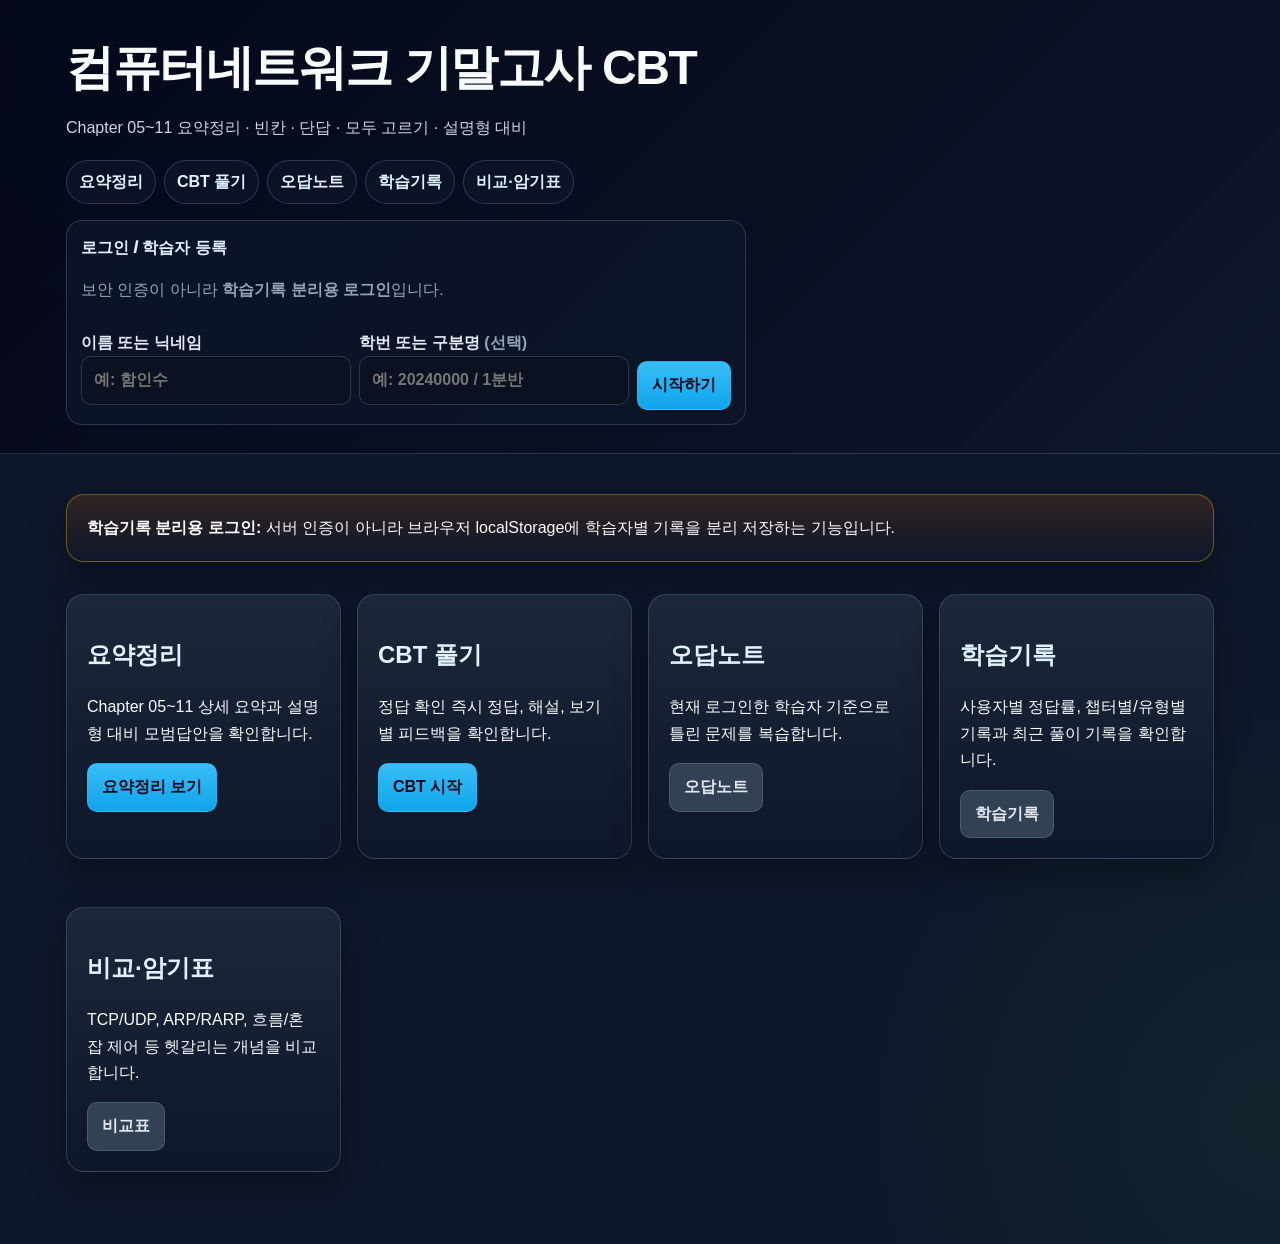
<file: index.html>
<!doctype html>
<html lang="ko">
<head>
  <meta charset="utf-8">
  <meta name="viewport" content="width=device-width, initial-scale=1">
  <title>컴퓨터네트워크 기말고사 CBT</title>
  <link rel="stylesheet" href="./assets/style.css">
</head>
<body>
<header class="site-hero"><div class="wrap">
  <h1>컴퓨터네트워크 기말고사 CBT</h1>
  <p class="lead">Chapter 05~11 요약정리 · 빈칸 · 단답 · 모두 고르기 · 설명형 대비</p>
  <nav class="top-nav">
    <a href="./notes/network-final/index.html">요약정리</a>
    <a href="./cbt/network_final_mock.html">CBT 풀기</a>
    <a href="./review/wrong-notes.html">오답노트</a>
    <a href="./stats/study-record.html">학습기록</a>
    <a href="./notes/network-final/compare-summary.html">비교·암기표</a>
  </nav>
  <div class="auth-widget compact" data-auth-widget></div>
</div></header>
<main class="wrap">
  <section class="notice"><strong>학습기록 분리용 로그인:</strong> 서버 인증이 아니라 브라우저 localStorage에 학습자별 기록을 분리 저장하는 기능입니다.</section>
  <section class="grid">
    <article class="card"><h2>요약정리</h2><p>Chapter 05~11 상세 요약과 설명형 대비 모범답안을 확인합니다.</p><a class="card-link" href="./notes/network-final/index.html">요약정리 보기</a></article>
    <article class="card"><h2>CBT 풀기</h2><p>정답 확인 즉시 정답, 해설, 보기별 피드백을 확인합니다.</p><a class="card-link" href="./cbt/network_final_mock.html">CBT 시작</a></article>
    <article class="card"><h2>오답노트</h2><p>현재 로그인한 학습자 기준으로 틀린 문제를 복습합니다.</p><a class="card-link secondary" href="./review/wrong-notes.html">오답노트</a></article>
    <article class="card"><h2>학습기록</h2><p>사용자별 정답률, 챕터별/유형별 기록과 최근 풀이 기록을 확인합니다.</p><a class="card-link secondary" href="./stats/study-record.html">학습기록</a></article>
    <article class="card"><h2>비교·암기표</h2><p>TCP/UDP, ARP/RARP, 흐름/혼잡 제어 등 헷갈리는 개념을 비교합니다.</p><a class="card-link secondary" href="./notes/network-final/compare-summary.html">비교표</a></article>
  </section>
</main>
<script src="./assets/auth.js"></script>
<script src="./assets/storage.js"></script>
</body>
</html>
</file>
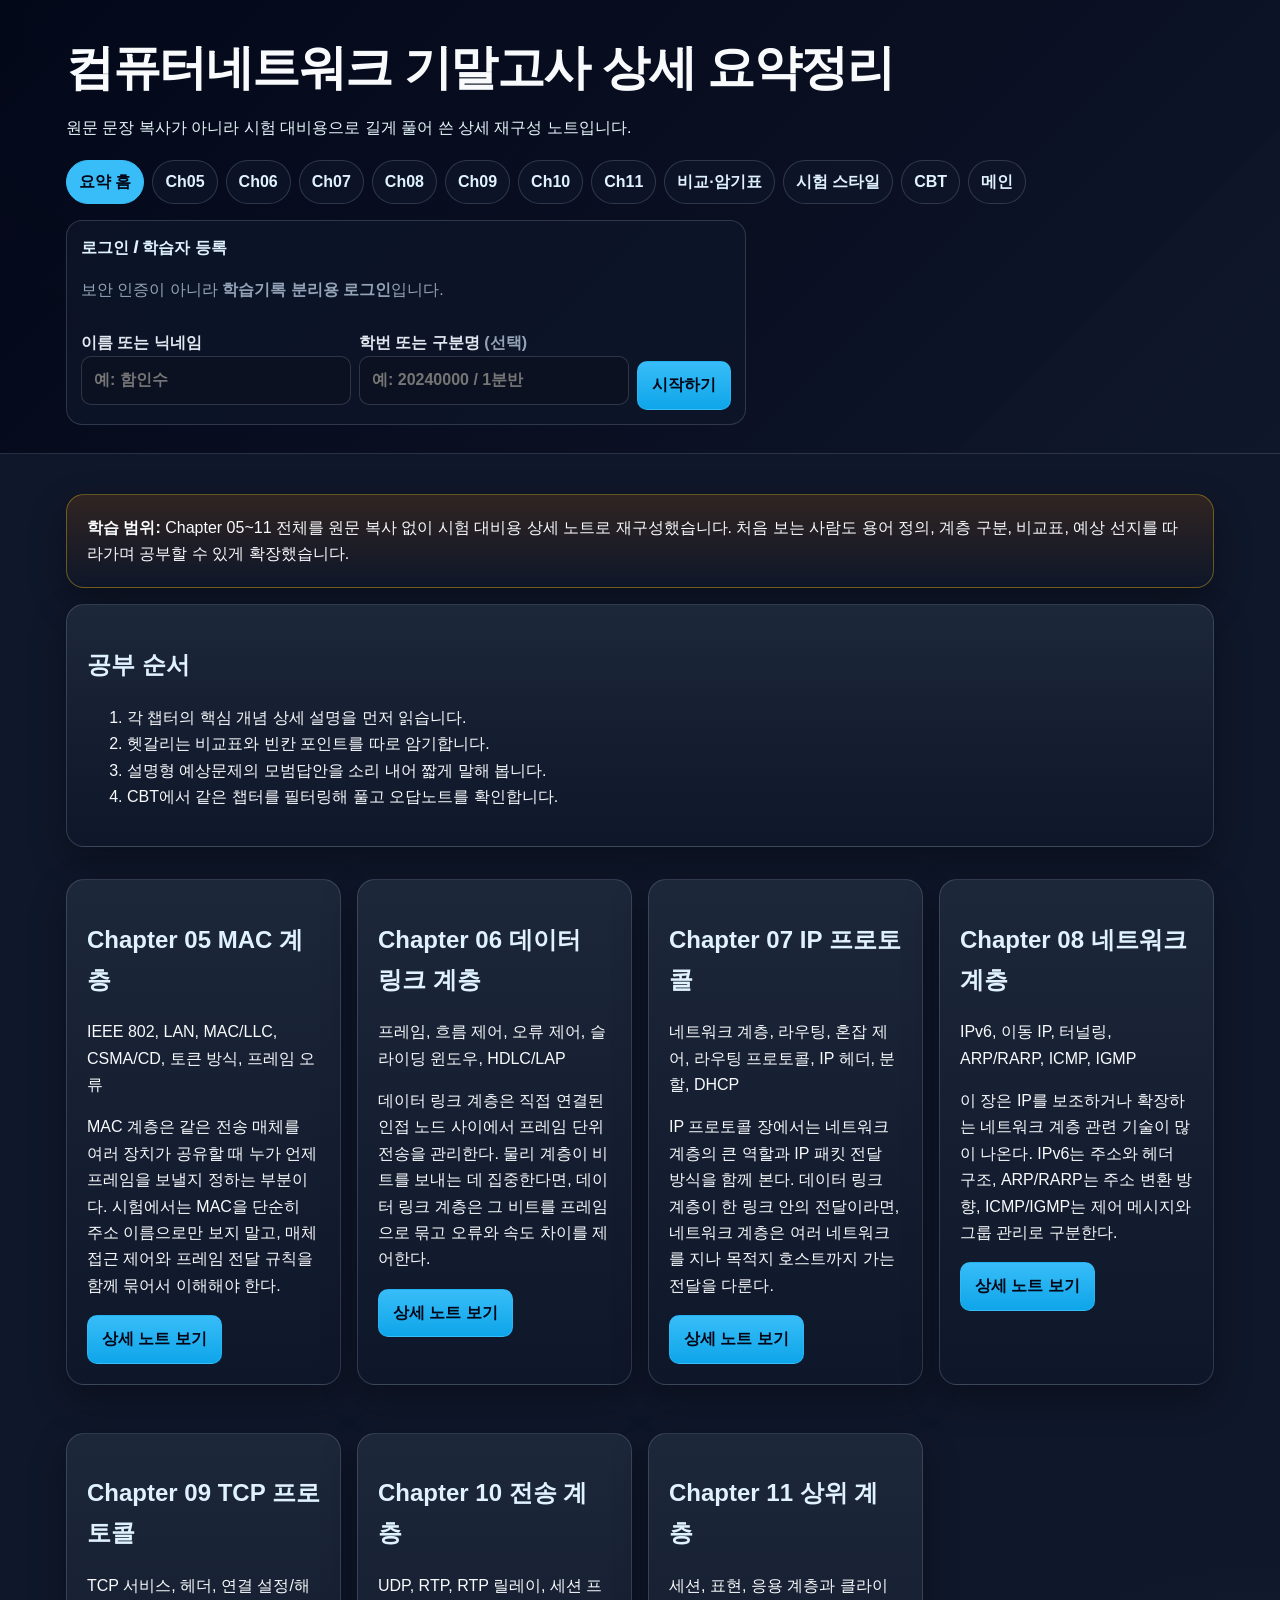
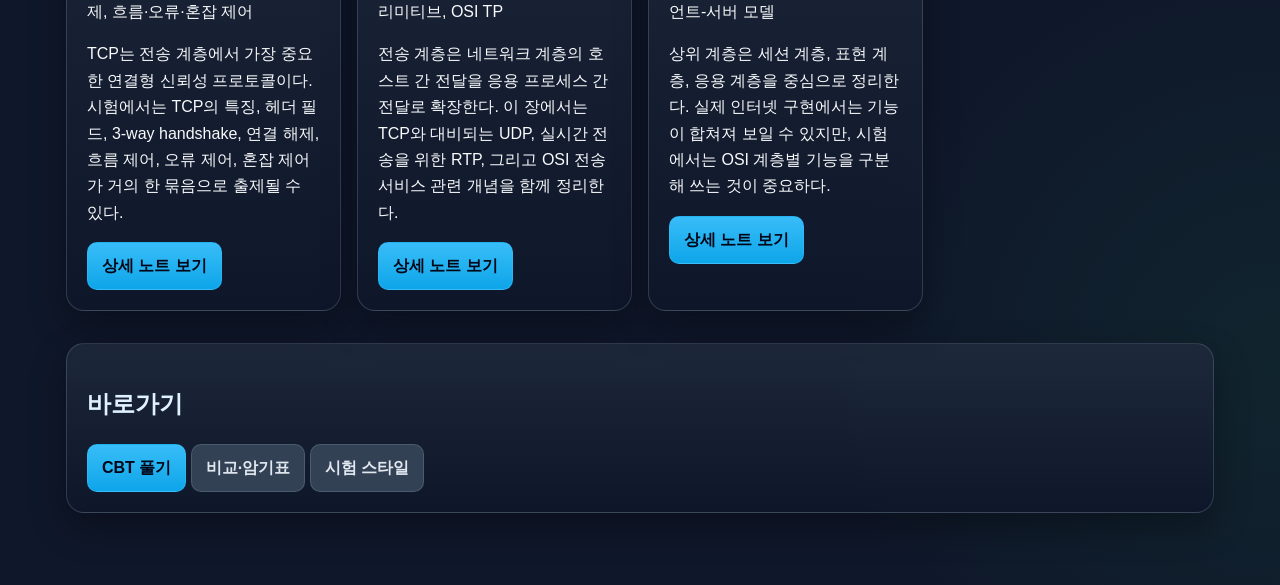
<file: notes/network-final/index.html>
<!doctype html>
<html lang="ko">
<head>
  <meta charset="utf-8">
  <meta name="viewport" content="width=device-width, initial-scale=1">
  <title>컴퓨터네트워크 기말고사 상세 요약정리 | 컴퓨터네트워크 기말고사</title>
  <link rel="stylesheet" href="../../assets/style.css">
  <style>
    .note-title{margin-bottom:6px} .note-sub{color:#e6f6fb;margin:0}
    .toc{display:grid;grid-template-columns:repeat(auto-fit,minmax(220px,1fr));gap:8px}
    .toc a{display:block;background:rgba(15,23,42,.72);border:1px solid var(--line);border-radius:10px;padding:8px 10px;text-decoration:none}
    .term-table th:first-child{width:170px} .exam-box{background:rgba(15,23,42,.72);border-left:5px solid var(--brand);padding:14px;border-radius:12px;margin:10px 0}
    .mini-title{font-weight:900;color:#e0f2fe} .dense li{margin:.45rem 0} .keyword-line span{margin-bottom:6px}
    @media(max-width:720px){.term-table th:first-child{width:auto}}
  </style>
</head>
<body>
<header class="site-hero"><div class="wrap">
  <h1 class="note-title">컴퓨터네트워크 기말고사 상세 요약정리</h1>
  <p class="note-sub">원문 문장 복사가 아니라 시험 대비용으로 길게 풀어 쓴 상세 재구성 노트입니다.</p>
  <nav class="top-nav"><a class="active" href="index.html">요약 홈</a><a class="" href="ch05-mac.html">Ch05</a><a class="" href="ch06-data-link.html">Ch06</a><a class="" href="ch07-ip.html">Ch07</a><a class="" href="ch08-network.html">Ch08</a><a class="" href="ch09-tcp.html">Ch09</a><a class="" href="ch10-transport.html">Ch10</a><a class="" href="ch11-upper.html">Ch11</a><a class="" href="compare-summary.html">비교·암기표</a><a class="" href="exam-style.html">시험 스타일</a><a href="../../cbt/network_final_mock.html">CBT</a><a href="../../index.html">메인</a></nav>
<div class="auth-widget compact" data-auth-widget></div></div></header>
<main class="wrap">

<section class="notice"><strong>학습 범위:</strong> Chapter 05~11 전체를 원문 복사 없이 시험 대비용 상세 노트로 재구성했습니다. 처음 보는 사람도 용어 정의, 계층 구분, 비교표, 예상 선지를 따라가며 공부할 수 있게 확장했습니다.</section>
<section class="card"><h2>공부 순서</h2><ol><li>각 챕터의 핵심 개념 상세 설명을 먼저 읽습니다.</li><li>헷갈리는 비교표와 빈칸 포인트를 따로 암기합니다.</li><li>설명형 예상문제의 모범답안을 소리 내어 짧게 말해 봅니다.</li><li>CBT에서 같은 챕터를 필터링해 풀고 오답노트를 확인합니다.</li></ol></section>
<section class="grid"><article class="card"><h2>Chapter 05 MAC 계층</h2><p>IEEE 802, LAN, MAC/LLC, CSMA/CD, 토큰 방식, 프레임 오류</p><p>MAC 계층은 같은 전송 매체를 여러 장치가 공유할 때 누가 언제 프레임을 보낼지 정하는 부분이다. 시험에서는 MAC을 단순히 주소 이름으로만 보지 말고, 매체 접근 제어와 프레임 전달 규칙을 함께 묶어서 이해해야 한다.</p><a class="card-link" href="ch05-mac.html">상세 노트 보기</a></article><article class="card"><h2>Chapter 06 데이터 링크 계층</h2><p>프레임, 흐름 제어, 오류 제어, 슬라이딩 윈도우, HDLC/LAP</p><p>데이터 링크 계층은 직접 연결된 인접 노드 사이에서 프레임 단위 전송을 관리한다. 물리 계층이 비트를 보내는 데 집중한다면, 데이터 링크 계층은 그 비트를 프레임으로 묶고 오류와 속도 차이를 제어한다.</p><a class="card-link" href="ch06-data-link.html">상세 노트 보기</a></article><article class="card"><h2>Chapter 07 IP 프로토콜</h2><p>네트워크 계층, 라우팅, 혼잡 제어, 라우팅 프로토콜, IP 헤더, 분할, DHCP</p><p>IP 프로토콜 장에서는 네트워크 계층의 큰 역할과 IP 패킷 전달 방식을 함께 본다. 데이터 링크 계층이 한 링크 안의 전달이라면, 네트워크 계층은 여러 네트워크를 지나 목적지 호스트까지 가는 전달을 다룬다.</p><a class="card-link" href="ch07-ip.html">상세 노트 보기</a></article><article class="card"><h2>Chapter 08 네트워크 계층</h2><p>IPv6, 이동 IP, 터널링, ARP/RARP, ICMP, IGMP</p><p>이 장은 IP를 보조하거나 확장하는 네트워크 계층 관련 기술이 많이 나온다. IPv6는 주소와 헤더 구조, ARP/RARP는 주소 변환 방향, ICMP/IGMP는 제어 메시지와 그룹 관리로 구분한다.</p><a class="card-link" href="ch08-network.html">상세 노트 보기</a></article><article class="card"><h2>Chapter 09 TCP 프로토콜</h2><p>TCP 서비스, 헤더, 연결 설정/해제, 흐름·오류·혼잡 제어</p><p>TCP는 전송 계층에서 가장 중요한 연결형 신뢰성 프로토콜이다. 시험에서는 TCP의 특징, 헤더 필드, 3-way handshake, 연결 해제, 흐름 제어, 오류 제어, 혼잡 제어가 거의 한 묶음으로 출제될 수 있다.</p><a class="card-link" href="ch09-tcp.html">상세 노트 보기</a></article><article class="card"><h2>Chapter 10 전송 계층</h2><p>UDP, RTP, RTP 릴레이, 세션 프리미티브, OSI TP</p><p>전송 계층은 네트워크 계층의 호스트 간 전달을 응용 프로세스 간 전달로 확장한다. 이 장에서는 TCP와 대비되는 UDP, 실시간 전송을 위한 RTP, 그리고 OSI 전송 서비스 관련 개념을 함께 정리한다.</p><a class="card-link" href="ch10-transport.html">상세 노트 보기</a></article><article class="card"><h2>Chapter 11 상위 계층</h2><p>세션, 표현, 응용 계층과 클라이언트-서버 모델</p><p>상위 계층은 세션 계층, 표현 계층, 응용 계층을 중심으로 정리한다. 실제 인터넷 구현에서는 기능이 합쳐져 보일 수 있지만, 시험에서는 OSI 계층별 기능을 구분해 쓰는 것이 중요하다.</p><a class="card-link" href="ch11-upper.html">상세 노트 보기</a></article></section>
<section class="card"><h2>바로가기</h2><a class="btn" href="../../cbt/network_final_mock.html">CBT 풀기</a> <a class="btn secondary" href="compare-summary.html">비교·암기표</a> <a class="btn secondary" href="exam-style.html">시험 스타일</a></section>

</main>
<script src="../../assets/auth.js"></script>
<script src="../../assets/storage.js"></script>
</body>
</html>
</file>
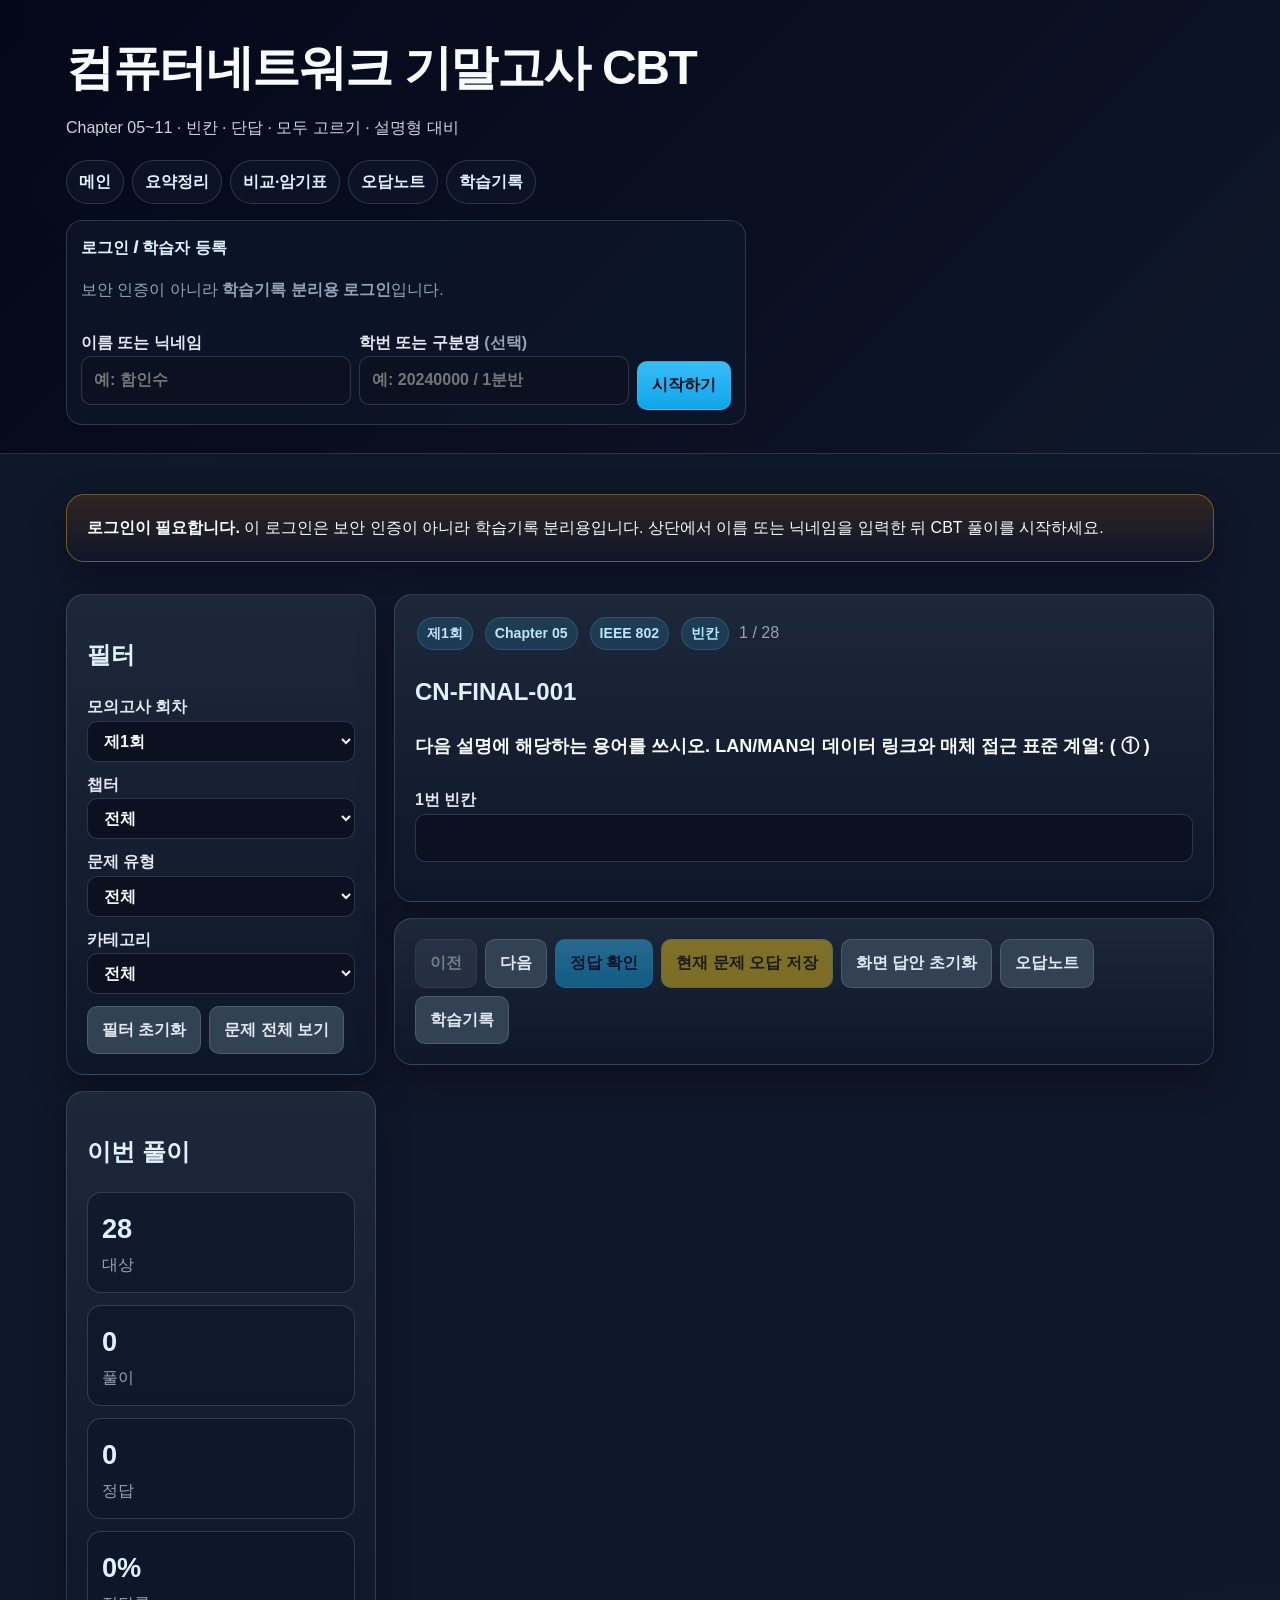
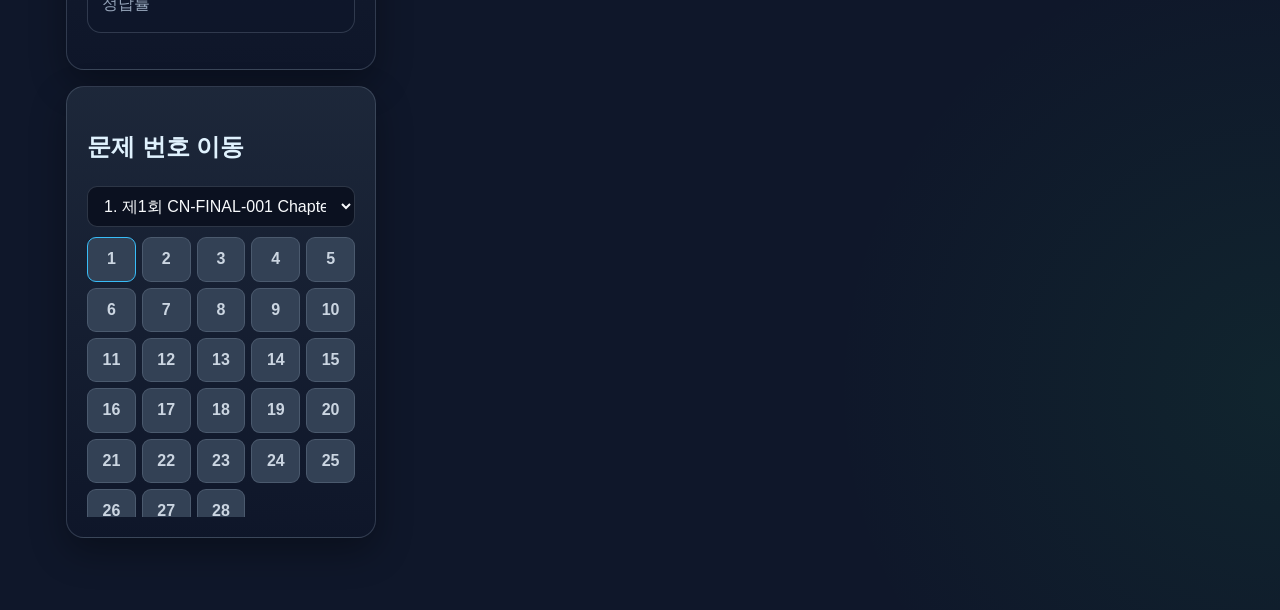
<file: cbt/network_final_mock.html>
<!doctype html>
<html lang="ko">
<head>
  <meta charset="utf-8">
  <meta name="viewport" content="width=device-width, initial-scale=1">
  <title>컴퓨터네트워크 기말고사 CBT</title>
  <link rel="stylesheet" href="../assets/style.css">
</head>
<body>
<header class="site-hero"><div class="wrap">
  <h1>컴퓨터네트워크 기말고사 CBT</h1>
  <p class="lead">Chapter 05~11 · 빈칸 · 단답 · 모두 고르기 · 설명형 대비</p>
  <nav class="top-nav"><a href="../index.html">메인</a><a href="../notes/network-final/index.html">요약정리</a><a href="../notes/network-final/compare-summary.html">비교·암기표</a><a href="../review/wrong-notes.html">오답노트</a><a href="../stats/study-record.html">학습기록</a></nav>
  <div class="auth-widget compact" data-auth-widget></div>
</div></header>
<main class="wrap">
  <section id="loginGate" class="notice"></section>
  <div class="layout">
    <aside>
      <section class="card"><h2>필터</h2><label>&#xBAA8;&#xC758;&#xACE0;&#xC0AC; &#xD68C;&#xCC28;<select id="roundFilter"><option value="">&#xC804;&#xCCB4; &#xBB38;&#xC81C;</option></select></label><label>챕터<select id="chapterFilter"><option value="">전체</option></select></label><label>문제 유형<select id="typeFilter"><option value="">전체</option></select></label><label>카테고리<select id="categoryFilter"><option value="">전체</option></select></label><div class="row" style="margin-top:12px"><button class="btn secondary" id="resetFilters">필터 초기화</button><button class="btn secondary" id="toggleAll">문제 전체 보기</button></div></section>
      <section class="card"><h2>이번 풀이</h2><div class="stat-grid"><div class="stat-box"><b id="statTotal">0</b><br><span class="muted">대상</span></div><div class="stat-box"><b id="statSolved">0</b><br><span class="muted">풀이</span></div><div class="stat-box"><b id="statCorrect">0</b><br><span class="muted">정답</span></div><div class="stat-box"><b id="statRate">0%</b><br><span class="muted">정답률</span></div></div><p id="storageStatus" class="muted"></p></section>
      <section class="card"><h2>문제 번호 이동</h2><select id="jumpSelect"></select><div id="numberGrid" class="question-nav-grid" style="margin-top:10px"></div></section>
    </aside>
    <section>
      <section id="allPanel" class="card" hidden><h2>문제 전체 보기</h2><div id="allList" class="all-list"></div></section>
      <section id="questionCard" class="card"></section>
      <section class="card"><div class="row"><button class="btn secondary" id="prevBtn">이전</button><button class="btn secondary" id="nextBtn">다음</button><button class="btn" id="checkBtn">정답 확인</button><button class="btn warn" id="saveWrongBtn">현재 문제 오답 저장</button><button class="btn secondary" id="retryBtn">화면 답안 초기화</button><a class="btn secondary" href="../review/wrong-notes.html">오답노트</a><a class="btn secondary" href="../stats/study-record.html">학습기록</a></div></section>
    </section>
  </div>
</main>
<script src="../assets/auth.js"></script>
<script src="../assets/storage.js"></script>
<script src="../data/network_final_questions.js"></script>
<script>
(function(){'use strict';
const Auth=window.CNFinalAuth,Store=window.CNFinalStorage,questions=Array.isArray(window.NETWORK_FINAL_QUESTIONS)?window.NETWORK_FINAL_QUESTIONS:[],typeLabels=Store.typeLabels;
let filtered=[],current=0,answers={},sessionResults={},showAll=false;
const $=id=>document.getElementById(id),esc=s=>String(s??'').replace(/[&<>"']/g,m=>({'&':'&amp;','<':'&lt;','>':'&gt;','"':'&quot;',"'":'&#39;'}[m])),norm=s=>String(s??'').trim().toLowerCase(),unique=a=>[...new Set(a.filter(Boolean))].sort((x,y)=>String(x).localeCompare(String(y),'ko'));
const user=()=>Auth.getCurrentUser(),q=()=>filtered[current],persisted=()=>Store.getStudyData().questionStatus||{},roundLabel=x=>x?.mockExam||(x?.mockRound?`\uC81C${x.mockRound}\uD68C`:'\uBBF8\uBD84\uB958'),defaultRound=unique(questions.map(roundLabel))[0]||'';
function fillSelect(id,items,labels={}){const sel=$(id),old=sel.value;sel.innerHTML='<option value="">전체</option>'+items.map(x=>`<option value="${esc(x)}">${esc(labels[x]||x)}</option>`).join('');if(items.includes(old))sel.value=old}
function updateCategories(){const rd=$('roundFilter')?.value||'',ch=$('chapterFilter').value,ty=$('typeFilter').value;fillSelect('categoryFilter',unique(questions.filter(x=>(!rd||roundLabel(x)===rd)&&(!ch||x.chapter===ch)&&(!ty||x.type===ty)).map(x=>x.category)))}
function applyFilters(){updateCategories();const rd=$('roundFilter')?.value||'',ch=$('chapterFilter').value,ty=$('typeFilter').value,cat=$('categoryFilter').value;filtered=questions.filter(x=>(!rd||roundLabel(x)===rd)&&(!ch||x.chapter===ch)&&(!ty||x.type===ty)&&(!cat||x.category===cat));current=0;render()}
function init(){fillSelect('roundFilter',unique(questions.map(roundLabel)));$('roundFilter').value=defaultRound;fillSelect('chapterFilter',unique(questions.map(x=>x.chapter)));fillSelect('typeFilter',Object.keys(typeLabels),typeLabels);updateCategories();$('roundFilter').onchange=applyFilters;$('chapterFilter').onchange=applyFilters;$('typeFilter').onchange=applyFilters;$('categoryFilter').onchange=applyFilters;$('resetFilters').onclick=()=>{['chapterFilter','typeFilter','categoryFilter'].forEach(id=>$(id).value='');$('roundFilter').value=defaultRound;applyFilters()};$('toggleAll').onclick=()=>{showAll=!showAll;$('allPanel').hidden=!showAll;renderAllList()};$('prevBtn').onclick=()=>move(-1);$('nextBtn').onclick=()=>move(1);$('checkBtn').onclick=checkCurrent;$('retryBtn').onclick=()=>{answers={};sessionResults={};render()};$('saveWrongBtn').onclick=saveCurrentWrong;$('jumpSelect').onchange=e=>{saveCurrentAnswer();current=Number(e.target.value)||0;render()}}
function collect(item){if(!item)return null;if(item.type==='multiple-choice'){const el=document.querySelector('input[name="choice"]:checked');return el?Number(el.value):null}if(item.type==='multi-select')return[...document.querySelectorAll('input[name="multi"]:checked')].map(x=>Number(x.value)).sort((a,b)=>a-b);if(item.type==='fill-blank')return[...document.querySelectorAll('[data-blank]')].map(x=>x.value);if(item.type==='short-answer')return $('shortAnswer')?.value||'';if(item.type==='explain')return $('explainAnswer')?.value||'';return null}
function saveCurrentAnswer(){const item=q();if(item)answers[item.id]=collect(item)}
function grade(item,value){if(item.type==='multiple-choice')return value===item.answer;if(item.type==='multi-select'){const a=[...(item.answer||[])].sort((x,y)=>x-y),b=[...(value||[])].sort((x,y)=>x-y);return a.length===b.length&&a.every((x,i)=>x===b[i])}if(item.type==='fill-blank'){const a=Array.isArray(item.answer)?item.answer:[item.answer],b=Array.isArray(value)?value:[value];return a.length===b.length&&a.every((x,i)=>norm(x)===norm(b[i]))}if(item.type==='short-answer')return[item.answer,...(item.acceptedAnswers||[])].some(x=>norm(x)===norm(value));return null}
function keywordStatus(item,value){const text=norm(value);return(item.keywords||[]).map(k=>({keyword:k,hit:text.includes(norm(k))}))}
function answerText(item,value=item.answer){return Store.formatQuestionAnswer(item,value)}function userText(item,value){return Store.formatQuestionAnswer(item,value)}
function record(item,value,correct){const data=Store.recordAnswer({questionId:item.id,chapter:item.chapter,category:item.category,type:item.type,correct,userAnswer:value,answer:item.answer,question:item.question,explanation:item.explanation,source:item.source,time:new Date().toISOString()});$('storageStatus').textContent=`${Auth.getCurrentUser().name}님 기록 저장됨 · 누적 ${data.summary.total}문항`}
function loginGate(){const u=user();$('loginGate').innerHTML=u?`<strong>${esc(u.name)}님 학습 중</strong> · 정답 확인 시 사용자별 오답노트/학습기록에 저장됩니다.`:'<strong>로그인이 필요합니다.</strong> 이 로그인은 보안 인증이 아니라 학습기록 분리용입니다. 상단에서 이름 또는 닉네임을 입력한 뒤 CBT 풀이를 시작하세요.';const dis=!u||!filtered.length;$('checkBtn').disabled=dis;$('saveWrongBtn').disabled=dis}
function choiceClass(item,n,saved,res){if(!res)return'';if(item.type==='multiple-choice'){if(n===item.answer)return'correct';if(saved===n&&n!==item.answer)return'wrong'}if(item.type==='multi-select'){const ans=(item.answer||[]).includes(n),sel=(saved||[]).includes(n);if(ans)return'correct';if(sel&&!ans)return'wrong'}return''}
function inputClass(item,i,value,res){if(!res)return'';if(item.type==='fill-blank'){const ans=(Array.isArray(item.answer)?item.answer:[item.answer])[i];return norm(ans)===norm(value)?'correct':'wrong'}if(item.type==='short-answer')return grade(item,value)?'correct':'wrong';return''}
function renderQuestion(){const box=$('questionCard'),item=q();if(!questions.length){box.innerHTML='<h2>문제 데이터 로딩 실패</h2>';return}if(!item){box.innerHTML='<h2>문제가 없습니다</h2>';return}const res=sessionResults[item.id],saved=answers[item.id]??res?.userAnswer;let input='';if(item.type==='multiple-choice'){input='<div class="choices">'+item.choices.map((c,i)=>{const n=i+1,cls=choiceClass(item,n,saved,res);return`<label class="choice ${cls} ${saved===n?'user-selected':''}"><input data-answer type="radio" name="choice" value="${n}" ${saved===n?'checked':''} ${!user()?'disabled':''}> <span>${n}. ${esc(c)}</span></label>`}).join('')+'</div>'}else if(item.type==='multi-select'){input='<div class="choices">'+item.choices.map((c,i)=>{const n=i+1,cls=choiceClass(item,n,saved||[],res);return`<label class="choice ${cls} ${Array.isArray(saved)&&saved.includes(n)?'user-selected':''}"><input data-answer type="checkbox" name="multi" value="${n}" ${Array.isArray(saved)&&saved.includes(n)?'checked':''} ${!user()?'disabled':''}> <span>${n}. ${esc(c)}</span></label>`}).join('')+'</div>'}else if(item.type==='fill-blank'){const ans=Array.isArray(item.answer)?item.answer:[item.answer];input='<div class="blank-grid">'+ans.map((_,i)=>{const val=(saved||[])[i]||'',cls=inputClass(item,i,val,res);return`<label>${i+1}번 빈칸<input class="answer-input ${cls}" data-answer data-blank="${i}" type="text" value="${esc(val)}" ${!user()?'disabled':''}>${res?`<div class="answer-hint">정답: ${esc(ans[i])}</div>`:''}</label>`}).join('')+'</div>'}else if(item.type==='short-answer'){const val=saved||'',cls=inputClass(item,0,val,res);input=`<label>답안 입력<input class="answer-input ${cls}" data-answer id="shortAnswer" type="text" value="${esc(val)}" ${!user()?'disabled':''}>${res?`<div class="answer-hint">정답: ${esc(answerText(item))}</div>`:''}</label>`}else{input=`<label>설명형 답안 입력<textarea class="answer-input" data-answer id="explainAnswer" ${!user()?'disabled':''} placeholder="핵심 키워드를 포함해 서술하세요.">${esc(saved||'')}</textarea></label>`}box.innerHTML=`<div class="row"><span class="badge">${esc(roundLabel(item))}</span><span class="badge">${esc(item.chapter)}</span><span class="badge">${esc(item.category)}</span><span class="badge">${esc(typeLabels[item.type]||item.type)}</span><span class="muted">${current+1} / ${filtered.length}</span></div><h2>${esc(item.id)}</h2><div class="question">${esc(item.question)}</div>${input}<div id="answerPanelMount"></div>`;document.querySelectorAll('[data-answer]').forEach(el=>{el.addEventListener('input',saveCurrentAnswer);el.addEventListener('change',saveCurrentAnswer)});if(res)renderAnswerPanel(item,res)}
function renderAnswerPanel(item,res){const mount=$('answerPanelMount');if(!mount)return;const state=res.correct===true?'correct':res.correct===false?'wrong':'pending',title=res.correct===true?'정답입니다':res.correct===false?'오답입니다':'설명형 키워드 확인',kws=item.type==='explain'?(res.keywords||keywordStatus(item,res.userAnswer)):[];mount.innerHTML=`<section class="answer-panel ${state}"><h3>${title}</h3><p><strong>정답 여부:</strong> ${res.correct===null?'자가 채점 필요':res.correct?'정답':'오답'}</p><p><strong>사용자가 입력한 답:</strong> ${esc(userText(item,res.userAnswer))}</p><p><strong>정답/모범답안:</strong> <span class="model-answer">${esc(answerText(item))}</span></p>${item.type==='explain'?`<p><strong>핵심 키워드:</strong> ${kws.map(k=>`<span class="keyword ${k.hit?'hit':'miss'}">${esc(k.keyword)}</span>`).join('')}</p><div class="row"><button class="btn good" id="markCorrect">정답으로 표시</button><button class="btn bad" id="markWrong">오답으로 표시</button></div>`:''}<div class="explanation-box"><strong>해설</strong><p>${esc(item.explanation)}</p><p class="muted">출처: ${esc(item.source)}</p></div></section>`;if(item.type==='explain'){$('markCorrect').onclick=()=>markExplain(true);$('markWrong').onclick=()=>markExplain(false)}}
function checkCurrent(){const item=q();if(!item||!user()){loginGate();return}const value=collect(item);answers[item.id]=value;if(item.type==='explain'){sessionResults[item.id]={userAnswer:value,correct:null,keywords:keywordStatus(item,value)};render();return}const correct=grade(item,value);sessionResults[item.id]={userAnswer:value,correct};record(item,value,correct);render()}
function markExplain(correct){const item=q();if(!item||!user())return;const value=answers[item.id]??collect(item);sessionResults[item.id]={userAnswer:value,correct,keywords:keywordStatus(item,value)};record(item,value,correct);render()}
function saveCurrentWrong(){const item=q();if(!item||!user()){loginGate();return}const value=collect(item);answers[item.id]=value;sessionResults[item.id]={userAnswer:value,correct:false,keywords:item.type==='explain'?keywordStatus(item,value):undefined};record(item,value,false);render()}
function move(d){if(!filtered.length)return;saveCurrentAnswer();current=Math.min(Math.max(current+d,0),filtered.length-1);render()}
function navStatus(item){const r=sessionResults[item.id];if(r)return r.correct===true?'correct':r.correct===false?'wrong':'unanswered';const s=persisted()[item.id];return s?(s.correct?'correct':'wrong'):'unanswered'}
function renderNav(){const grid=$('numberGrid'),jump=$('jumpSelect');grid.innerHTML='';jump.innerHTML='';filtered.forEach((item,i)=>{const st=navStatus(item),cls=`${st} ${i===current?'current':''}`,b=document.createElement('button');b.className=`question-nav-btn ${cls}`;b.textContent=i+1;b.onclick=()=>{saveCurrentAnswer();current=i;render()};grid.appendChild(b);const opt=document.createElement('option');opt.value=i;opt.textContent=`${i+1}. ${roundLabel(item)} ${item.id} ${item.chapter}`;if(i===current)opt.selected=true;jump.appendChild(opt)})}
function renderStats(){const vals=Object.values(sessionResults).filter(r=>typeof r.correct==='boolean'),correct=vals.filter(r=>r.correct).length;$('statTotal').textContent=filtered.length;$('statSolved').textContent=vals.length;$('statCorrect').textContent=correct;$('statRate').textContent=vals.length?Math.round(correct/vals.length*100)+'%':'0%'}
function renderAllList(){const list=$('allList');if(!showAll){list.innerHTML='';return}list.innerHTML=filtered.map((item,i)=>{const st=navStatus(item),label=st==='correct'?'정답':st==='wrong'?'오답':'미풀이',cls=st==='correct'?'ok':st==='wrong'?'bad':'wait';return`<button class="list-item" data-i="${i}"><span class="badge ${cls}">${label}</span> <strong>${i+1}. ${esc(item.id)}</strong> <span class="muted">${esc(roundLabel(item))} &middot; ${esc(item.chapter)} · ${esc(typeLabels[item.type])} · ${esc(item.category)}</span><br>${esc(item.question).slice(0,130)}${item.question.length>130?'...':''}</button>`}).join('');list.querySelectorAll('[data-i]').forEach(btn=>btn.onclick=()=>{saveCurrentAnswer();current=Number(btn.dataset.i);render()})}
function render(){loginGate();renderQuestion();renderNav();renderStats();renderAllList();$('prevBtn').disabled=current<=0;$('nextBtn').disabled=current>=filtered.length-1||!filtered.length;loginGate()}
window.addEventListener('cnfinal:userchange',()=>{sessionResults={};render()});if(!questions.length){$('questionCard').innerHTML='<h2>문제 데이터 로딩 실패</h2>';return}init();applyFilters();const targetId=new URLSearchParams(location.search).get('questionId');if(targetId){let idx=filtered.findIndex(x=>x.id===targetId);if(idx<0){const found=questions.find(x=>x.id===targetId);if(found&&$('roundFilter')){$('roundFilter').value=roundLabel(found);applyFilters();idx=filtered.findIndex(x=>x.id===targetId)}}if(idx>=0){current=idx;render()}}
})();
</script>
</body>
</html>
</file>
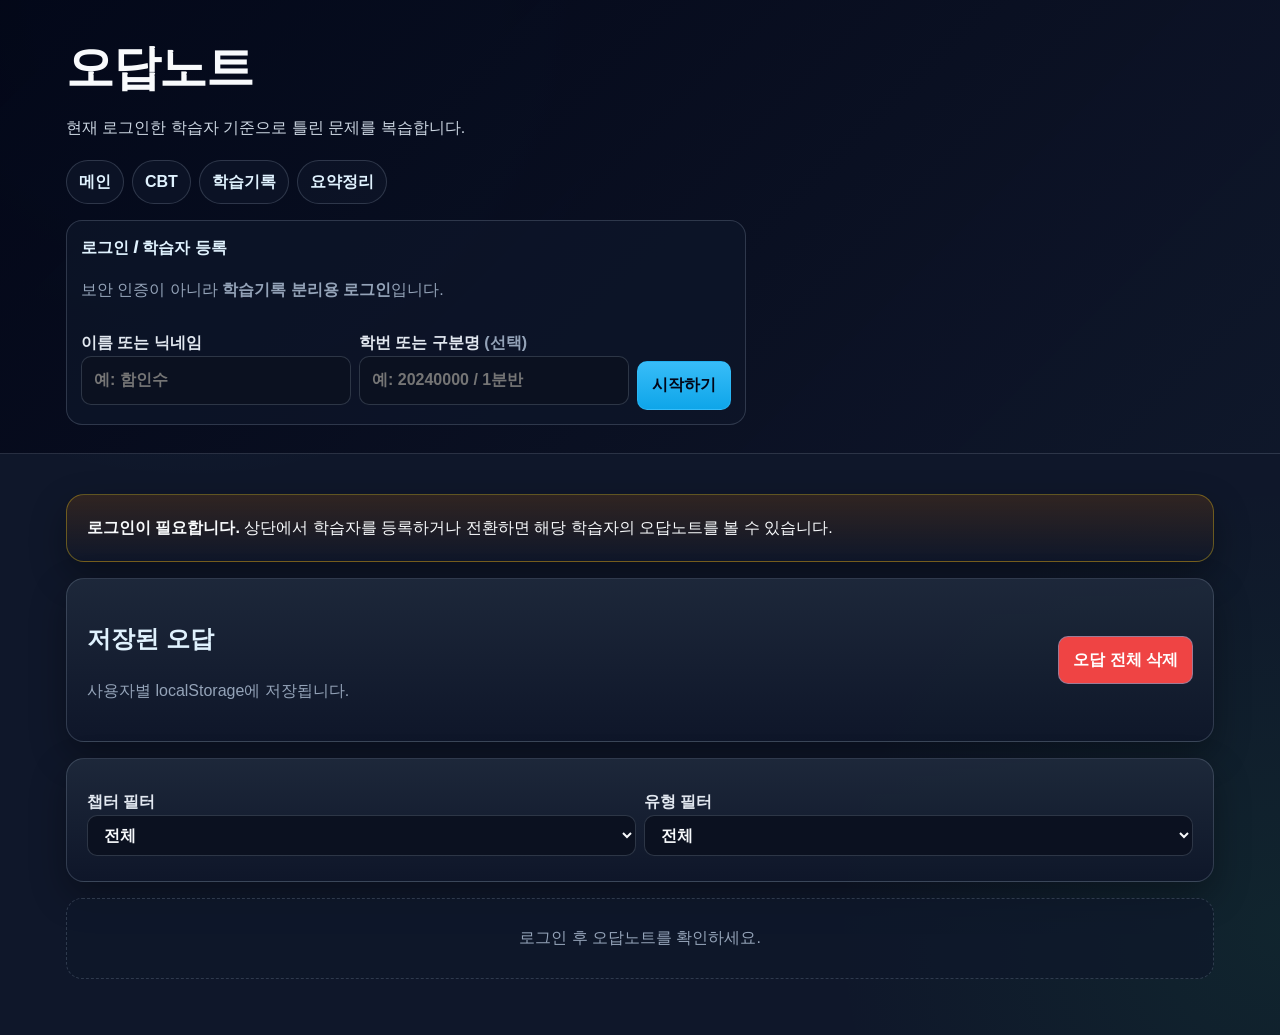
<file: review/wrong-notes.html>
<!doctype html>
<html lang="ko">
<head>
  <meta charset="utf-8">
  <meta name="viewport" content="width=device-width, initial-scale=1">
  <title>오답노트 | 컴퓨터네트워크 기말고사</title>
  <link rel="stylesheet" href="../assets/style.css">
</head>
<body>
<header class="site-hero"><div class="wrap">
  <h1>오답노트</h1><p class="lead">현재 로그인한 학습자 기준으로 틀린 문제를 복습합니다.</p>
  <nav class="top-nav"><a href="../index.html">메인</a><a href="../cbt/network_final_mock.html">CBT</a><a href="../stats/study-record.html">학습기록</a><a href="../notes/network-final/index.html">요약정리</a></nav>
  <div class="auth-widget compact" data-auth-widget></div>
</div></header>
<main class="wrap">
  <section id="loginNotice" class="notice"></section>
  <section class="card"><div class="row"><div style="flex:1"><h2>저장된 오답</h2><p class="muted">사용자별 localStorage에 저장됩니다.</p></div><button class="btn bad" id="clearWrong">오답 전체 삭제</button></div></section>
  <section class="card"><div class="row"><label style="flex:1">챕터 필터<select id="chapterFilter"><option value="">전체</option></select></label><label style="flex:1">유형 필터<select id="typeFilter"><option value="">전체</option></select></label></div></section>
  <section id="wrongList" class="list"></section>
</main>
<script src="../assets/auth.js"></script>
<script src="../assets/storage.js"></script>
<script src="../data/network_final_questions.js"></script>
<script>
(function(){const Auth=window.CNFinalAuth,S=window.CNFinalStorage,questions=window.NETWORK_FINAL_QUESTIONS||[],byId=Object.fromEntries(questions.map(q=>[q.id,q]));const $=id=>document.getElementById(id),esc=s=>String(s??'').replace(/[&<>"']/g,m=>({'&':'&amp;','<':'&lt;','>':'&gt;','"':'&quot;',"'":'&#39;'}[m])),unique=a=>[...new Set(a.filter(Boolean))].sort((x,y)=>String(x).localeCompare(String(y),'ko'));function fill(){const notes=S.getWrongNotes();$('chapterFilter').innerHTML='<option value="">전체</option>'+unique(notes.map(x=>x.chapter)).map(x=>`<option>${esc(x)}</option>`).join('');$('typeFilter').innerHTML='<option value="">전체</option>'+unique(notes.map(x=>x.type)).map(x=>`<option value="${esc(x)}">${esc(S.typeLabels[x]||x)}</option>`).join('')}function render(){const user=Auth.getCurrentUser();$('loginNotice').innerHTML=user?`<strong>${esc(user.name)}님 오답노트</strong> · 현재 학습자 기록만 표시합니다.`:'<strong>로그인이 필요합니다.</strong> 상단에서 학습자를 등록하거나 전환하면 해당 학습자의 오답노트를 볼 수 있습니다.';if(!user){$('wrongList').innerHTML='<div class="empty">로그인 후 오답노트를 확인하세요.</div>';return}const ch=$('chapterFilter').value,ty=$('typeFilter').value,list=S.getWrongNotes().filter(x=>(!ch||x.chapter===ch)&&(!ty||x.type===ty));if(!list.length){$('wrongList').innerHTML='<div class="empty">저장된 오답이 없습니다.</div>';return}$('wrongList').innerHTML=list.map(item=>{const q=byId[item.questionId];return`<article class="card"><div class="row"><span class="badge bad">오답</span><span class="badge">${esc(item.chapter)}</span><span class="badge">${esc(S.typeLabels[item.type]||item.type)}</span><span class="muted">${esc(new Date(item.time).toLocaleString('ko-KR'))}</span></div><h2>${esc(item.questionId)}</h2><p><strong>문제:</strong> ${esc(item.question)}</p><p><strong>사용자가 입력한 답:</strong> ${esc(S.formatQuestionAnswer(q,item.userAnswer))}</p><p><strong>정답/모범답안:</strong> ${esc(S.formatQuestionAnswer(q,item.answer))}</p><div class="explanation-box"><strong>해설</strong><p>${esc(item.explanation)}</p></div><div class="row"><a class="btn" href="../cbt/network_final_mock.html?questionId=${encodeURIComponent(item.questionId)}">다시 풀기</a><button class="btn secondary" data-remove="${esc(item.questionId)}">오답노트에서 제거</button></div></article>`}).join('');document.querySelectorAll('[data-remove]').forEach(btn=>btn.onclick=()=>{S.removeWrong(btn.dataset.remove);fill();render()})}$('chapterFilter').onchange=render;$('typeFilter').onchange=render;$('clearWrong').onclick=()=>{if(Auth.getCurrentUser()&&confirm('현재 학습자의 오답노트를 모두 삭제할까요?')){S.clearWrongNotes();fill();render()}};window.addEventListener('cnfinal:userchange',()=>{fill();render()});fill();render()})();
</script>
</body>
</html>
</file>
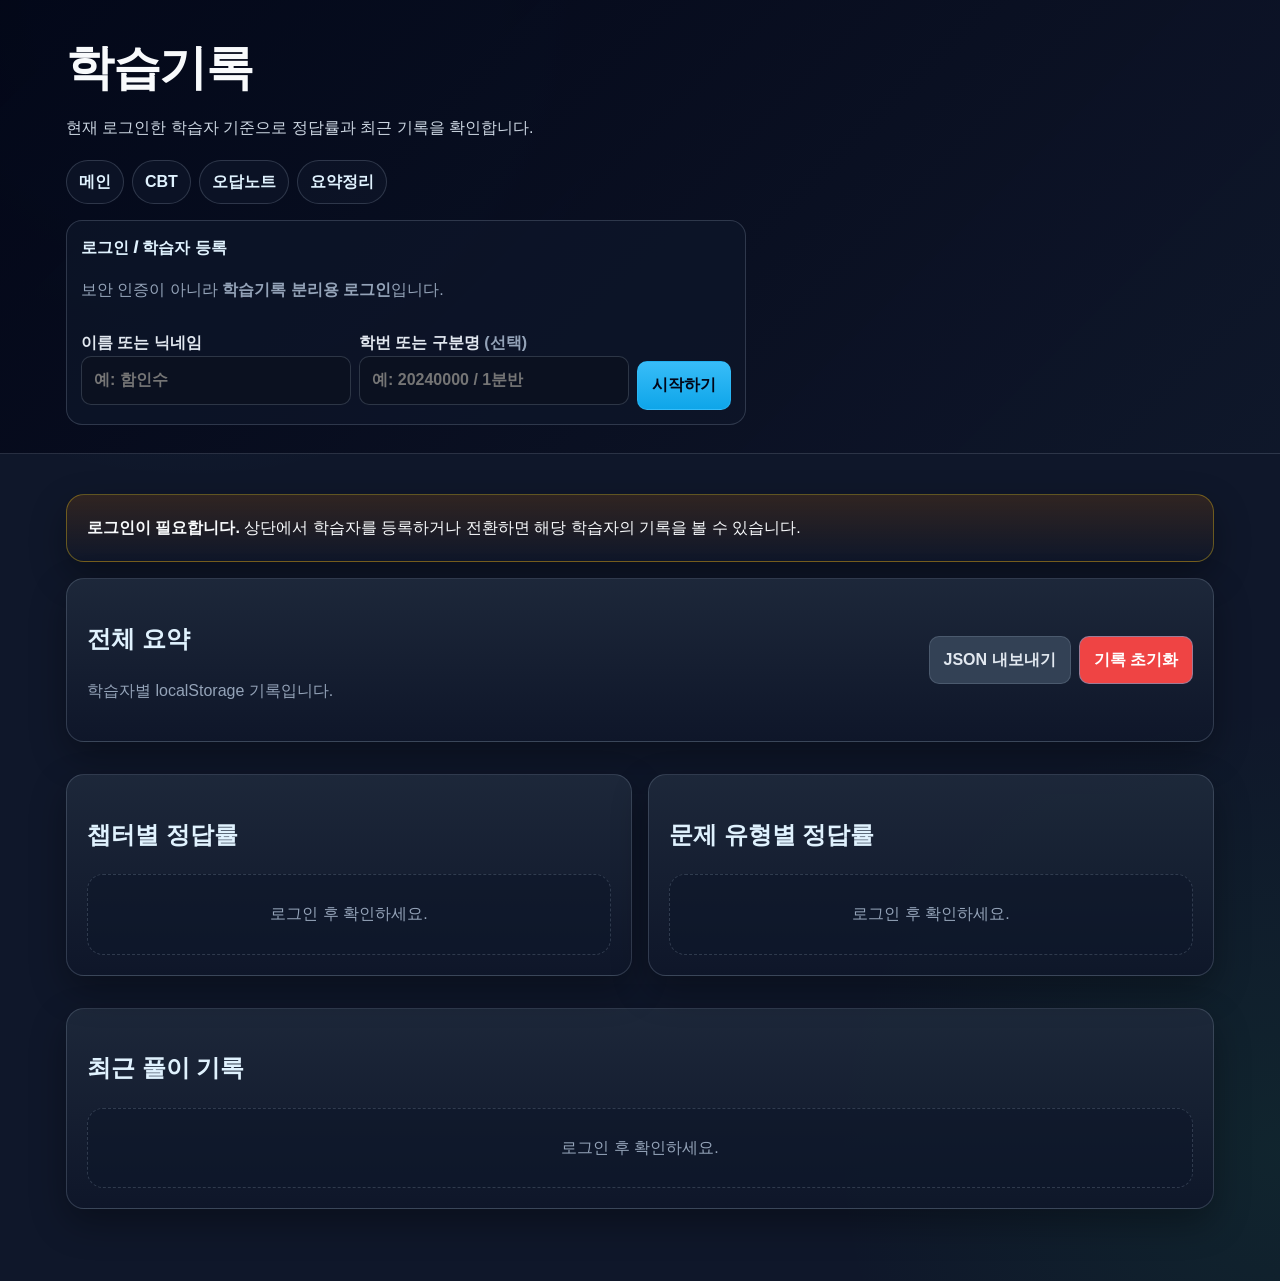
<file: stats/study-record.html>
<!doctype html>
<html lang="ko">
<head>
  <meta charset="utf-8">
  <meta name="viewport" content="width=device-width, initial-scale=1">
  <title>학습기록 | 컴퓨터네트워크 기말고사</title>
  <link rel="stylesheet" href="../assets/style.css">
</head>
<body>
<header class="site-hero"><div class="wrap">
  <h1>학습기록</h1><p class="lead">현재 로그인한 학습자 기준으로 정답률과 최근 기록을 확인합니다.</p>
  <nav class="top-nav"><a href="../index.html">메인</a><a href="../cbt/network_final_mock.html">CBT</a><a href="../review/wrong-notes.html">오답노트</a><a href="../notes/network-final/index.html">요약정리</a></nav>
  <div class="auth-widget compact" data-auth-widget></div>
</div></header>
<main class="wrap">
  <section id="loginNotice" class="notice"></section>
  <section class="card"><div class="row"><div style="flex:1"><h2>전체 요약</h2><p class="muted">학습자별 localStorage 기록입니다.</p></div><button class="btn secondary" id="exportJson">JSON 내보내기</button><button class="btn bad" id="clearAll">기록 초기화</button></div><div id="summary" class="stat-grid"></div></section>
  <section class="grid"><article class="card"><h2>챕터별 정답률</h2><div id="byChapter"></div></article><article class="card"><h2>문제 유형별 정답률</h2><div id="byType"></div></article></section>
  <section class="card"><h2>최근 풀이 기록</h2><div id="recent"></div></section>
</main>
<script src="../assets/auth.js"></script>
<script src="../assets/storage.js"></script>
<script>
(function(){const Auth=window.CNFinalAuth,S=window.CNFinalStorage,$=id=>document.getElementById(id),esc=s=>String(s??'').replace(/[&<>"']/g,m=>({'&':'&amp;','<':'&lt;','>':'&gt;','"':'&quot;',"'":'&#39;'}[m]));function table(obj,labeler=x=>x){const keys=Object.keys(obj||{}).sort((a,b)=>String(a).localeCompare(String(b),'ko'));if(!keys.length)return'<div class="empty">기록 없음</div>';return'<table><thead><tr><th>구분</th><th>풀이</th><th>정답</th><th>오답</th><th>정답률</th></tr></thead><tbody>'+keys.map(k=>{const v=obj[k];return`<tr><th>${esc(labeler(k))}</th><td>${v.total||0}</td><td>${v.correct||0}</td><td>${v.wrong||0}</td><td>${S.rate(v.correct||0,v.total||0)}%</td></tr>`}).join('')+'</tbody></table>'}function render(){const user=Auth.getCurrentUser();$('loginNotice').innerHTML=user?`<strong>${esc(user.name)}님 학습기록</strong> · 현재 학습자 기록만 표시합니다.`:'<strong>로그인이 필요합니다.</strong> 상단에서 학습자를 등록하거나 전환하면 해당 학습자의 기록을 볼 수 있습니다.';if(!user){$('summary').innerHTML='';$('byChapter').innerHTML='<div class="empty">로그인 후 확인하세요.</div>';$('byType').innerHTML='<div class="empty">로그인 후 확인하세요.</div>';$('recent').innerHTML='<div class="empty">로그인 후 확인하세요.</div>';return}const data=S.getStudyData(),s=data.summary;$('summary').innerHTML=`<div class="stat-box"><b>${s.total}</b><br>전체 풀이 수</div><div class="stat-box"><b>${s.correct}</b><br>정답 수</div><div class="stat-box"><b>${s.wrong}</b><br>오답 수</div><div class="stat-box"><b>${S.rate(s.correct,s.total)}%</b><br>정답률</div>`;$('byChapter').innerHTML=table(s.byChapter);$('byType').innerHTML=table(s.byType,k=>S.typeLabels[k]||k);const rec=[...data.records].reverse().slice(0,40);$('recent').innerHTML=rec.length?'<table><thead><tr><th>시간</th><th>문항</th><th>챕터</th><th>유형</th><th>결과</th></tr></thead><tbody>'+rec.map(r=>`<tr><td>${esc(new Date(r.time).toLocaleString('ko-KR'))}</td><td>${esc(r.questionId)}</td><td>${esc(r.chapter)}</td><td>${esc(S.typeLabels[r.type]||r.type)}</td><td><span class="badge ${r.correct?'ok':'bad'}">${r.correct?'정답':'오답'}</span></td></tr>`).join('')+'</tbody></table>':'<div class="empty">최근 풀이 기록이 없습니다.</div>'}$('clearAll').onclick=()=>{if(Auth.getCurrentUser()&&confirm('현재 학습자의 학습기록과 오답노트를 모두 초기화할까요?')){S.clearStudyData();render()}};$('exportJson').onclick=()=>{if(!Auth.getCurrentUser())return;const blob=new Blob([S.exportStudyData()],{type:'application/json'}),a=document.createElement('a');a.href=URL.createObjectURL(blob);a.download='computer-network-final-study-data.json';a.click();URL.revokeObjectURL(a.href)};window.addEventListener('cnfinal:userchange',render);render()})();
</script>
</body>
</html>
</file>
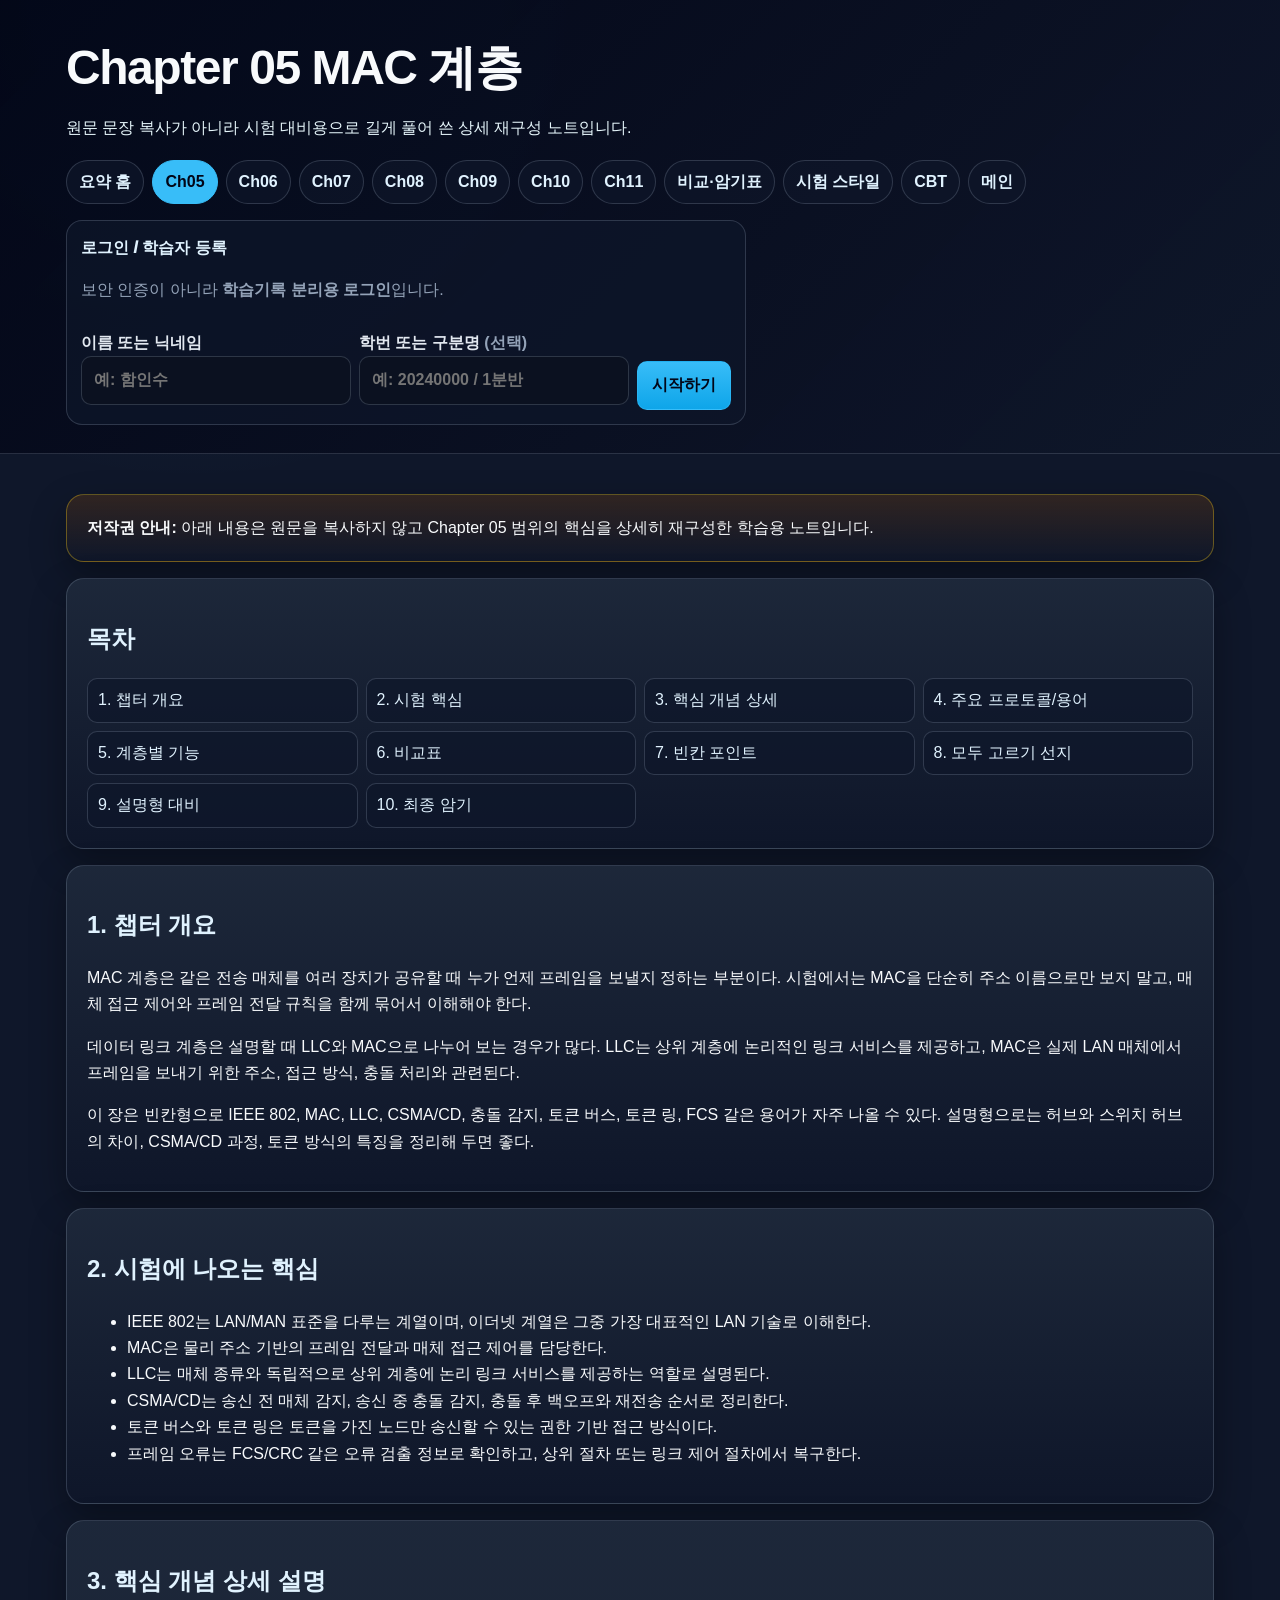
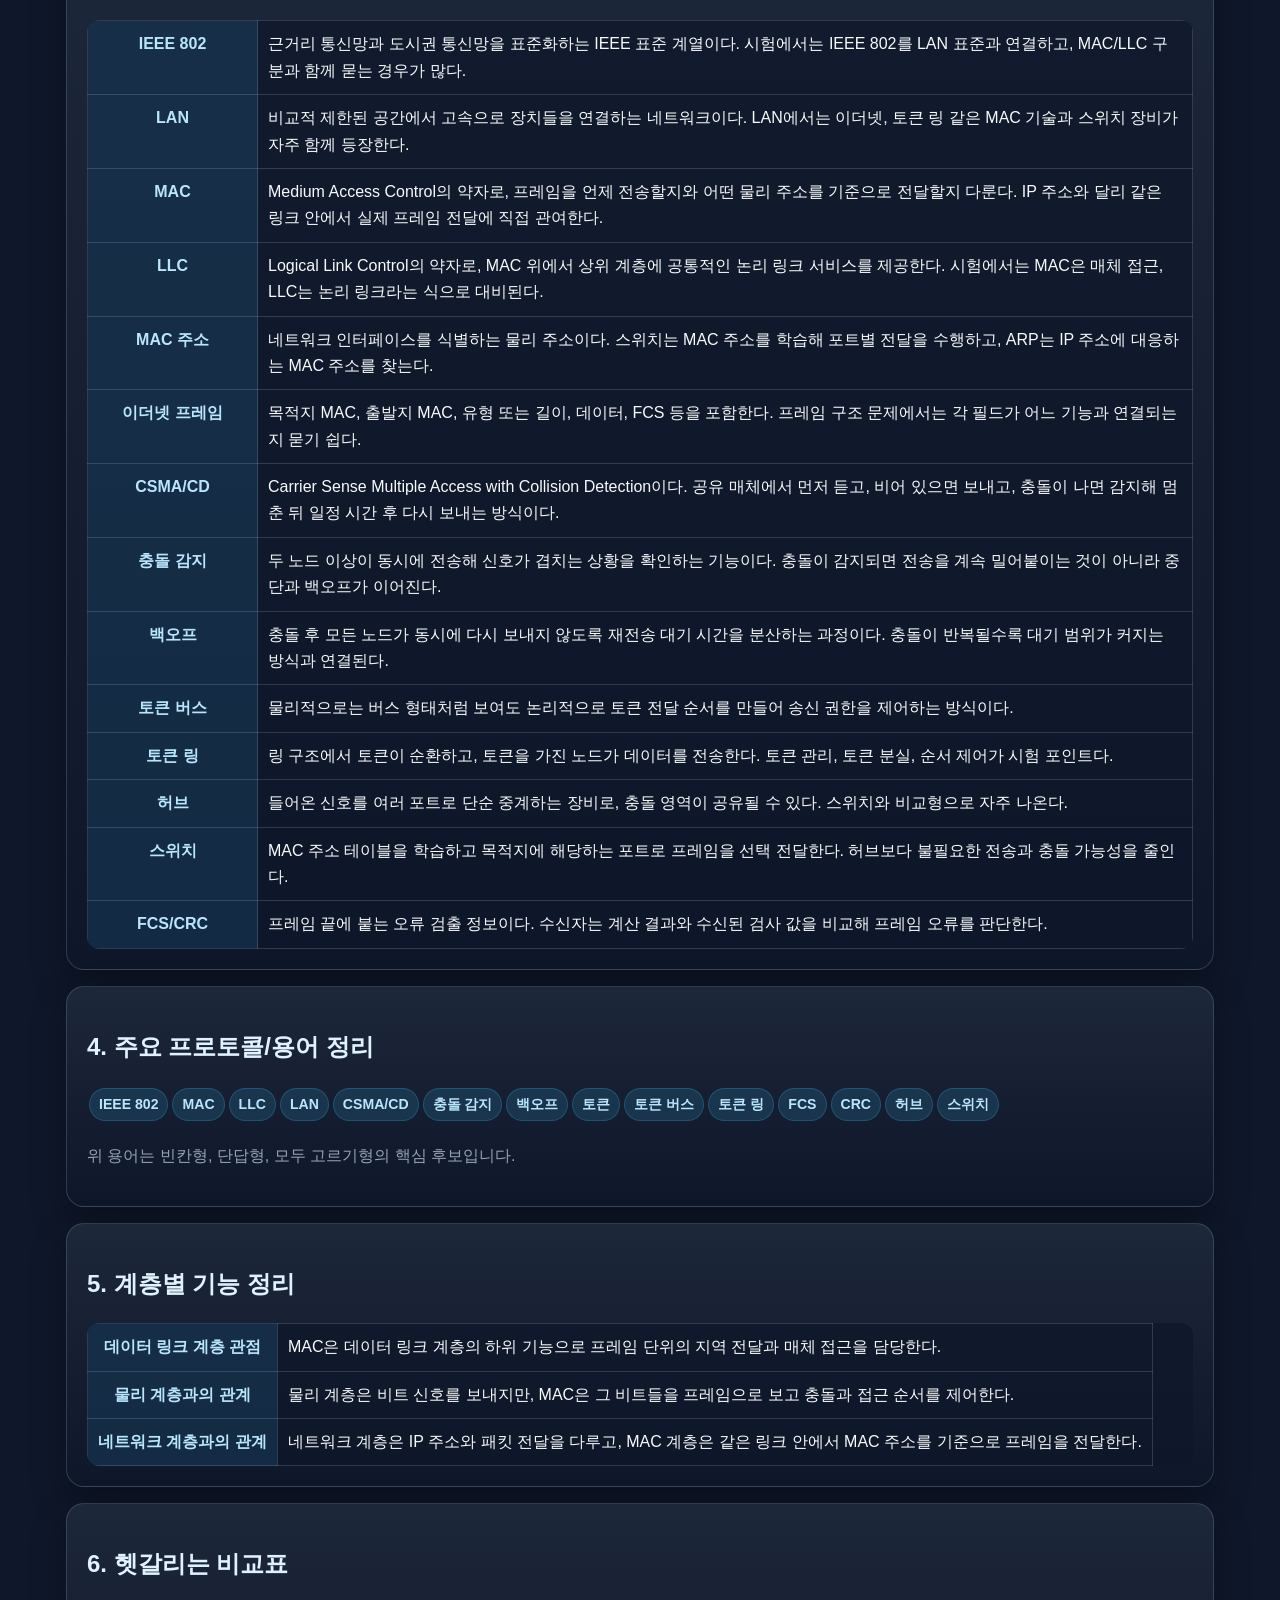
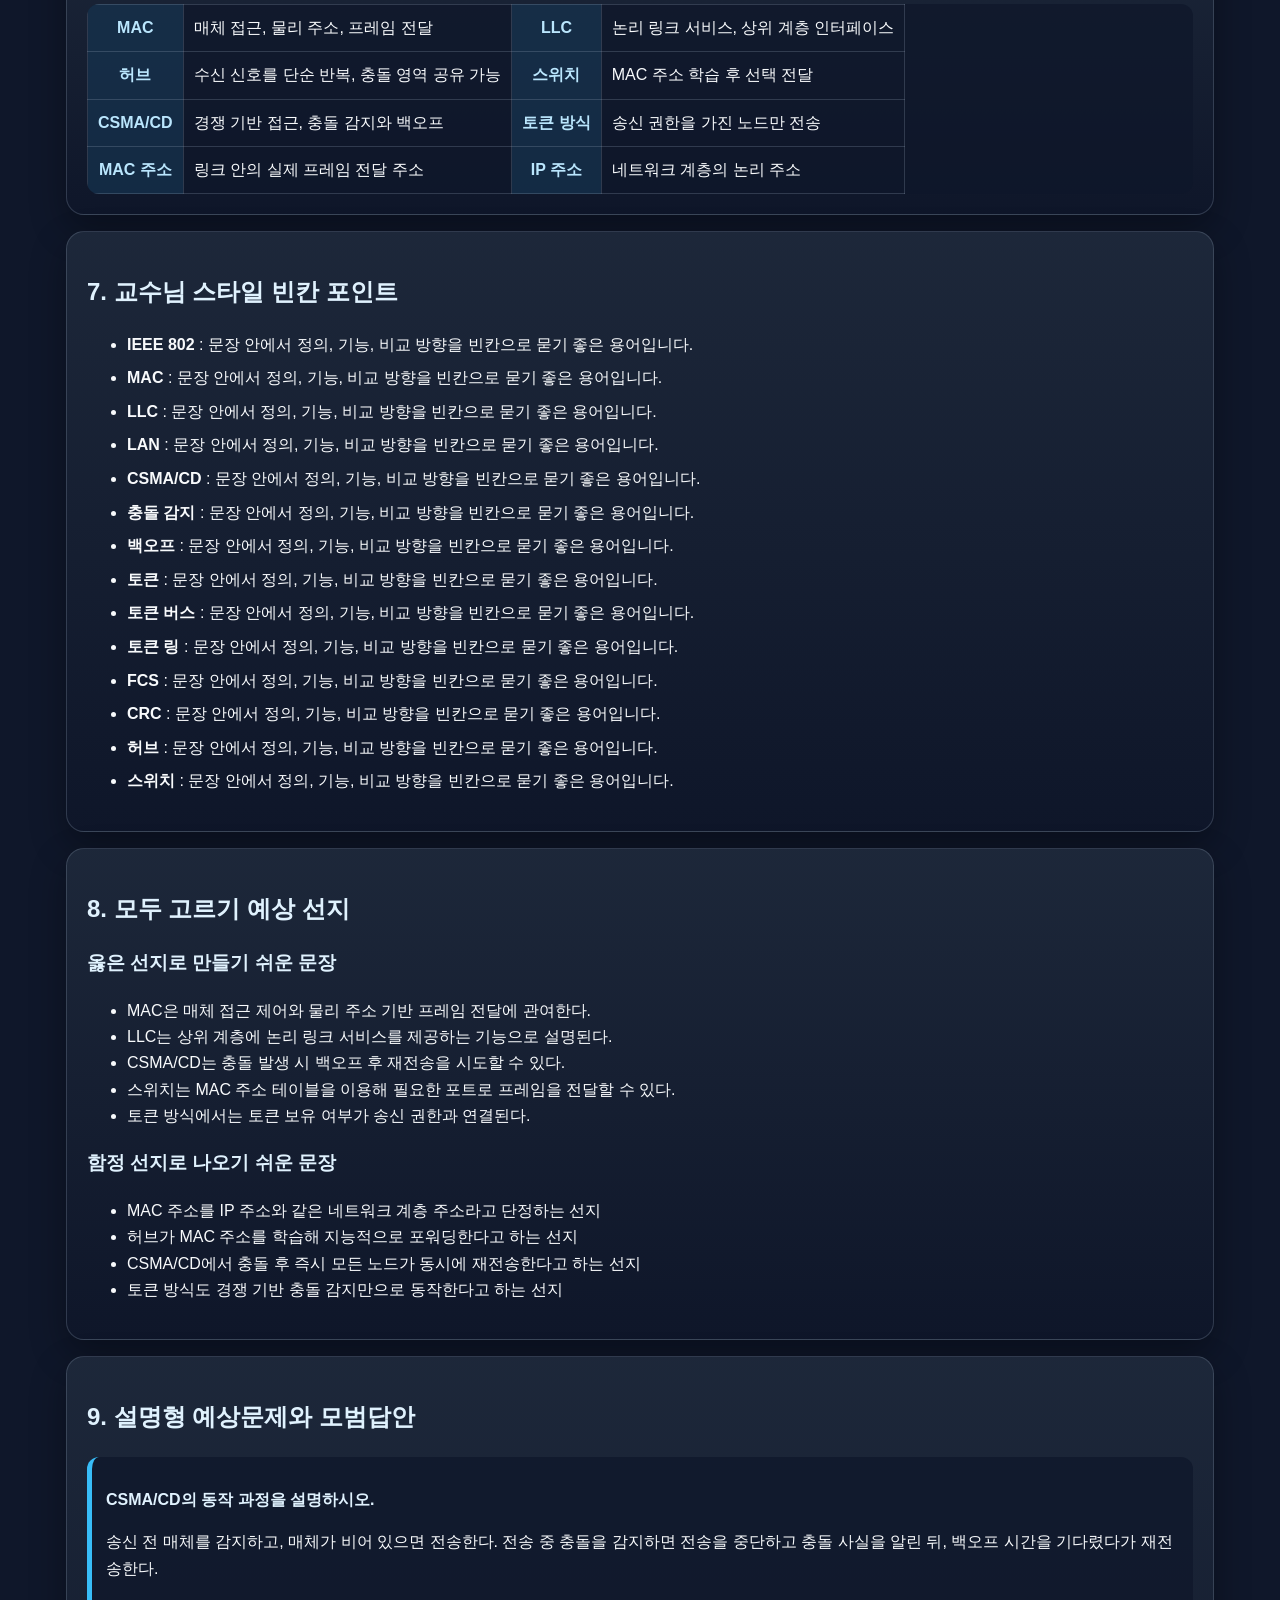
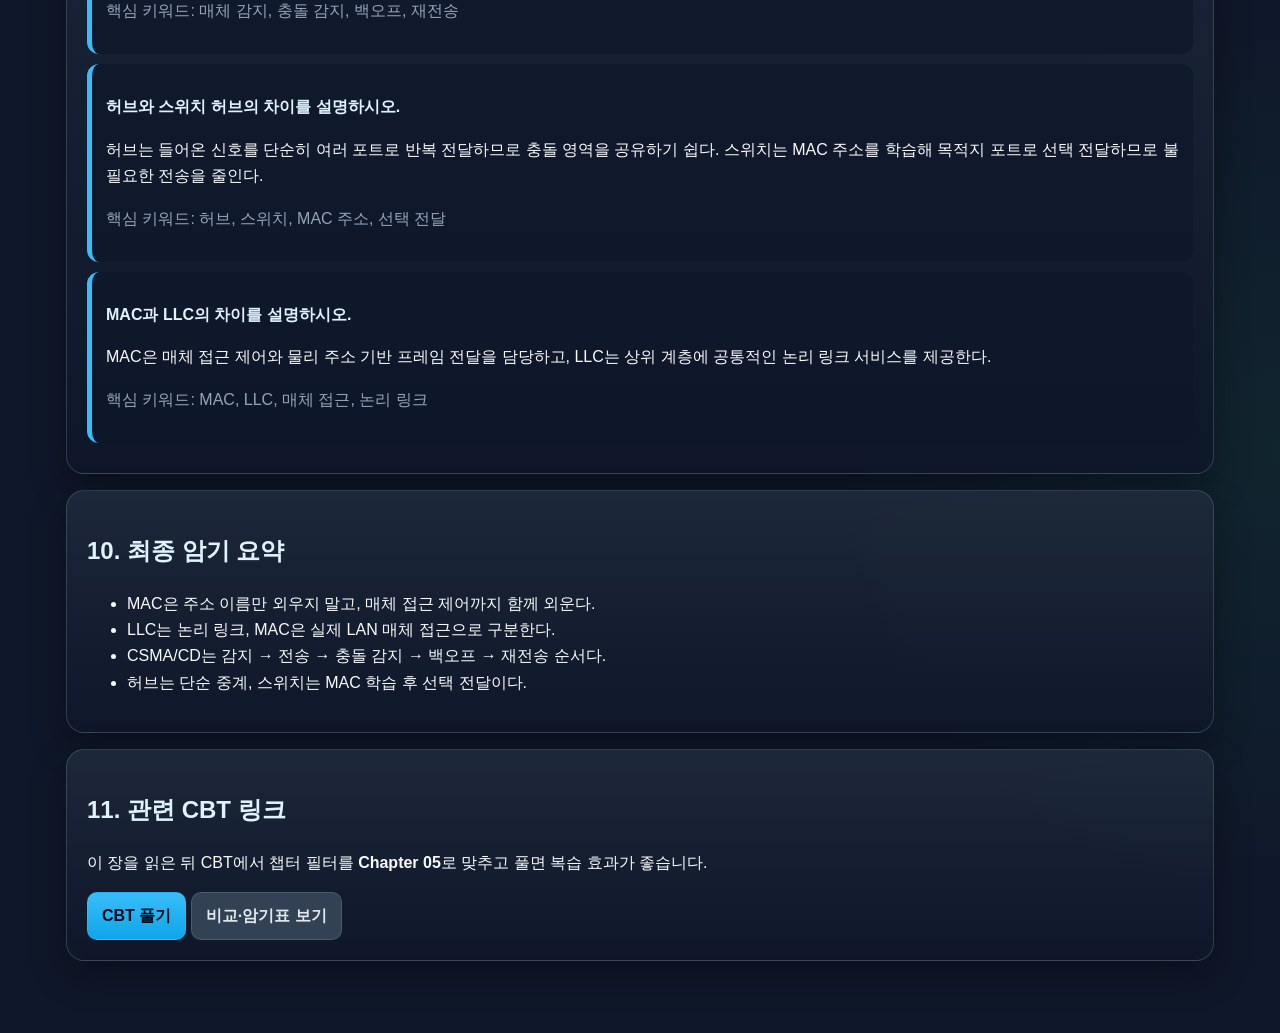
<file: notes/network-final/ch05-mac.html>
<!doctype html>
<html lang="ko">
<head>
  <meta charset="utf-8">
  <meta name="viewport" content="width=device-width, initial-scale=1">
  <title>Chapter 05 MAC 계층 | 컴퓨터네트워크 기말고사</title>
  <link rel="stylesheet" href="../../assets/style.css">
  <style>
    .note-title{margin-bottom:6px} .note-sub{color:#e6f6fb;margin:0}
    .toc{display:grid;grid-template-columns:repeat(auto-fit,minmax(220px,1fr));gap:8px}
    .toc a{display:block;background:rgba(15,23,42,.72);border:1px solid var(--line);border-radius:10px;padding:8px 10px;text-decoration:none}
    .term-table th:first-child{width:170px} .exam-box{background:rgba(15,23,42,.72);border-left:5px solid var(--brand);padding:14px;border-radius:12px;margin:10px 0}
    .mini-title{font-weight:900;color:#e0f2fe} .dense li{margin:.45rem 0} .keyword-line span{margin-bottom:6px}
    @media(max-width:720px){.term-table th:first-child{width:auto}}
  </style>
</head>
<body>
<header class="site-hero"><div class="wrap">
  <h1 class="note-title">Chapter 05 MAC 계층</h1>
  <p class="note-sub">원문 문장 복사가 아니라 시험 대비용으로 길게 풀어 쓴 상세 재구성 노트입니다.</p>
  <nav class="top-nav"><a class="" href="index.html">요약 홈</a><a class="active" href="ch05-mac.html">Ch05</a><a class="" href="ch06-data-link.html">Ch06</a><a class="" href="ch07-ip.html">Ch07</a><a class="" href="ch08-network.html">Ch08</a><a class="" href="ch09-tcp.html">Ch09</a><a class="" href="ch10-transport.html">Ch10</a><a class="" href="ch11-upper.html">Ch11</a><a class="" href="compare-summary.html">비교·암기표</a><a class="" href="exam-style.html">시험 스타일</a><a href="../../cbt/network_final_mock.html">CBT</a><a href="../../index.html">메인</a></nav>
<div class="auth-widget compact" data-auth-widget></div></div></header>
<main class="wrap">

<section class="notice"><strong>저작권 안내:</strong> 아래 내용은 원문을 복사하지 않고 Chapter 05 범위의 핵심을 상세히 재구성한 학습용 노트입니다.</section>
<section class="card"><h2>목차</h2><div class="toc">
  <a href="#overview">1. 챕터 개요</a><a href="#core">2. 시험 핵심</a><a href="#concepts">3. 핵심 개념 상세</a>
  <a href="#terms">4. 주요 프로토콜/용어</a><a href="#layers">5. 계층별 기능</a><a href="#compare">6. 비교표</a>
  <a href="#blank">7. 빈칸 포인트</a><a href="#select">8. 모두 고르기 선지</a><a href="#explain">9. 설명형 대비</a>
  <a href="#memory">10. 최종 암기</a>
</div></section>
<section id="overview" class="card"><h2>1. 챕터 개요</h2><p>MAC 계층은 같은 전송 매체를 여러 장치가 공유할 때 누가 언제 프레임을 보낼지 정하는 부분이다. 시험에서는 MAC을 단순히 주소 이름으로만 보지 말고, 매체 접근 제어와 프레임 전달 규칙을 함께 묶어서 이해해야 한다.</p><p>데이터 링크 계층은 설명할 때 LLC와 MAC으로 나누어 보는 경우가 많다. LLC는 상위 계층에 논리적인 링크 서비스를 제공하고, MAC은 실제 LAN 매체에서 프레임을 보내기 위한 주소, 접근 방식, 충돌 처리와 관련된다.</p><p>이 장은 빈칸형으로 IEEE 802, MAC, LLC, CSMA/CD, 충돌 감지, 토큰 버스, 토큰 링, FCS 같은 용어가 자주 나올 수 있다. 설명형으로는 허브와 스위치 허브의 차이, CSMA/CD 과정, 토큰 방식의 특징을 정리해 두면 좋다.</p></section>
<section id="core" class="card"><h2>2. 시험에 나오는 핵심</h2><ul><li>IEEE 802는 LAN/MAN 표준을 다루는 계열이며, 이더넷 계열은 그중 가장 대표적인 LAN 기술로 이해한다.</li><li>MAC은 물리 주소 기반의 프레임 전달과 매체 접근 제어를 담당한다.</li><li>LLC는 매체 종류와 독립적으로 상위 계층에 논리 링크 서비스를 제공하는 역할로 설명된다.</li><li>CSMA/CD는 송신 전 매체 감지, 송신 중 충돌 감지, 충돌 후 백오프와 재전송 순서로 정리한다.</li><li>토큰 버스와 토큰 링은 토큰을 가진 노드만 송신할 수 있는 권한 기반 접근 방식이다.</li><li>프레임 오류는 FCS/CRC 같은 오류 검출 정보로 확인하고, 상위 절차 또는 링크 제어 절차에서 복구한다.</li></ul></section>
<section id="concepts" class="card"><h2>3. 핵심 개념 상세 설명</h2><table class="term-table"><tbody><tr><th>IEEE 802</th><td>근거리 통신망과 도시권 통신망을 표준화하는 IEEE 표준 계열이다. 시험에서는 IEEE 802를 LAN 표준과 연결하고, MAC/LLC 구분과 함께 묻는 경우가 많다.</td></tr><tr><th>LAN</th><td>비교적 제한된 공간에서 고속으로 장치들을 연결하는 네트워크이다. LAN에서는 이더넷, 토큰 링 같은 MAC 기술과 스위치 장비가 자주 함께 등장한다.</td></tr><tr><th>MAC</th><td>Medium Access Control의 약자로, 프레임을 언제 전송할지와 어떤 물리 주소를 기준으로 전달할지 다룬다. IP 주소와 달리 같은 링크 안에서 실제 프레임 전달에 직접 관여한다.</td></tr><tr><th>LLC</th><td>Logical Link Control의 약자로, MAC 위에서 상위 계층에 공통적인 논리 링크 서비스를 제공한다. 시험에서는 MAC은 매체 접근, LLC는 논리 링크라는 식으로 대비된다.</td></tr><tr><th>MAC 주소</th><td>네트워크 인터페이스를 식별하는 물리 주소이다. 스위치는 MAC 주소를 학습해 포트별 전달을 수행하고, ARP는 IP 주소에 대응하는 MAC 주소를 찾는다.</td></tr><tr><th>이더넷 프레임</th><td>목적지 MAC, 출발지 MAC, 유형 또는 길이, 데이터, FCS 등을 포함한다. 프레임 구조 문제에서는 각 필드가 어느 기능과 연결되는지 묻기 쉽다.</td></tr><tr><th>CSMA/CD</th><td>Carrier Sense Multiple Access with Collision Detection이다. 공유 매체에서 먼저 듣고, 비어 있으면 보내고, 충돌이 나면 감지해 멈춘 뒤 일정 시간 후 다시 보내는 방식이다.</td></tr><tr><th>충돌 감지</th><td>두 노드 이상이 동시에 전송해 신호가 겹치는 상황을 확인하는 기능이다. 충돌이 감지되면 전송을 계속 밀어붙이는 것이 아니라 중단과 백오프가 이어진다.</td></tr><tr><th>백오프</th><td>충돌 후 모든 노드가 동시에 다시 보내지 않도록 재전송 대기 시간을 분산하는 과정이다. 충돌이 반복될수록 대기 범위가 커지는 방식과 연결된다.</td></tr><tr><th>토큰 버스</th><td>물리적으로는 버스 형태처럼 보여도 논리적으로 토큰 전달 순서를 만들어 송신 권한을 제어하는 방식이다.</td></tr><tr><th>토큰 링</th><td>링 구조에서 토큰이 순환하고, 토큰을 가진 노드가 데이터를 전송한다. 토큰 관리, 토큰 분실, 순서 제어가 시험 포인트다.</td></tr><tr><th>허브</th><td>들어온 신호를 여러 포트로 단순 중계하는 장비로, 충돌 영역이 공유될 수 있다. 스위치와 비교형으로 자주 나온다.</td></tr><tr><th>스위치</th><td>MAC 주소 테이블을 학습하고 목적지에 해당하는 포트로 프레임을 선택 전달한다. 허브보다 불필요한 전송과 충돌 가능성을 줄인다.</td></tr><tr><th>FCS/CRC</th><td>프레임 끝에 붙는 오류 검출 정보이다. 수신자는 계산 결과와 수신된 검사 값을 비교해 프레임 오류를 판단한다.</td></tr></tbody></table></section>
<section id="terms" class="card"><h2>4. 주요 프로토콜/용어 정리</h2><p class="keyword-line"><span class="badge">IEEE 802</span><span class="badge">MAC</span><span class="badge">LLC</span><span class="badge">LAN</span><span class="badge">CSMA/CD</span><span class="badge">충돌 감지</span><span class="badge">백오프</span><span class="badge">토큰</span><span class="badge">토큰 버스</span><span class="badge">토큰 링</span><span class="badge">FCS</span><span class="badge">CRC</span><span class="badge">허브</span><span class="badge">스위치</span></p><p class="muted">위 용어는 빈칸형, 단답형, 모두 고르기형의 핵심 후보입니다.</p></section>
<section id="layers" class="card"><h2>5. 계층별 기능 정리</h2><table><tbody><tr><th>데이터 링크 계층 관점</th><td>MAC은 데이터 링크 계층의 하위 기능으로 프레임 단위의 지역 전달과 매체 접근을 담당한다.</td></tr><tr><th>물리 계층과의 관계</th><td>물리 계층은 비트 신호를 보내지만, MAC은 그 비트들을 프레임으로 보고 충돌과 접근 순서를 제어한다.</td></tr><tr><th>네트워크 계층과의 관계</th><td>네트워크 계층은 IP 주소와 패킷 전달을 다루고, MAC 계층은 같은 링크 안에서 MAC 주소를 기준으로 프레임을 전달한다.</td></tr></tbody></table></section>
<section id="compare" class="card"><h2>6. 헷갈리는 비교표</h2><table><tbody><tr><th>MAC</th><td>매체 접근, 물리 주소, 프레임 전달</td><th>LLC</th><td>논리 링크 서비스, 상위 계층 인터페이스</td></tr><tr><th>허브</th><td>수신 신호를 단순 반복, 충돌 영역 공유 가능</td><th>스위치</th><td>MAC 주소 학습 후 선택 전달</td></tr><tr><th>CSMA/CD</th><td>경쟁 기반 접근, 충돌 감지와 백오프</td><th>토큰 방식</th><td>송신 권한을 가진 노드만 전송</td></tr><tr><th>MAC 주소</th><td>링크 안의 실제 프레임 전달 주소</td><th>IP 주소</th><td>네트워크 계층의 논리 주소</td></tr></tbody></table></section>
<section id="blank" class="card"><h2>7. 교수님 스타일 빈칸 포인트</h2><ul class="dense"><li><strong>IEEE 802</strong> : 문장 안에서 정의, 기능, 비교 방향을 빈칸으로 묻기 좋은 용어입니다.</li><li><strong>MAC</strong> : 문장 안에서 정의, 기능, 비교 방향을 빈칸으로 묻기 좋은 용어입니다.</li><li><strong>LLC</strong> : 문장 안에서 정의, 기능, 비교 방향을 빈칸으로 묻기 좋은 용어입니다.</li><li><strong>LAN</strong> : 문장 안에서 정의, 기능, 비교 방향을 빈칸으로 묻기 좋은 용어입니다.</li><li><strong>CSMA/CD</strong> : 문장 안에서 정의, 기능, 비교 방향을 빈칸으로 묻기 좋은 용어입니다.</li><li><strong>충돌 감지</strong> : 문장 안에서 정의, 기능, 비교 방향을 빈칸으로 묻기 좋은 용어입니다.</li><li><strong>백오프</strong> : 문장 안에서 정의, 기능, 비교 방향을 빈칸으로 묻기 좋은 용어입니다.</li><li><strong>토큰</strong> : 문장 안에서 정의, 기능, 비교 방향을 빈칸으로 묻기 좋은 용어입니다.</li><li><strong>토큰 버스</strong> : 문장 안에서 정의, 기능, 비교 방향을 빈칸으로 묻기 좋은 용어입니다.</li><li><strong>토큰 링</strong> : 문장 안에서 정의, 기능, 비교 방향을 빈칸으로 묻기 좋은 용어입니다.</li><li><strong>FCS</strong> : 문장 안에서 정의, 기능, 비교 방향을 빈칸으로 묻기 좋은 용어입니다.</li><li><strong>CRC</strong> : 문장 안에서 정의, 기능, 비교 방향을 빈칸으로 묻기 좋은 용어입니다.</li><li><strong>허브</strong> : 문장 안에서 정의, 기능, 비교 방향을 빈칸으로 묻기 좋은 용어입니다.</li><li><strong>스위치</strong> : 문장 안에서 정의, 기능, 비교 방향을 빈칸으로 묻기 좋은 용어입니다.</li></ul></section>
<section id="select" class="card"><h2>8. 모두 고르기 예상 선지</h2><h3>옳은 선지로 만들기 쉬운 문장</h3><ul><li>MAC은 매체 접근 제어와 물리 주소 기반 프레임 전달에 관여한다.</li><li>LLC는 상위 계층에 논리 링크 서비스를 제공하는 기능으로 설명된다.</li><li>CSMA/CD는 충돌 발생 시 백오프 후 재전송을 시도할 수 있다.</li><li>스위치는 MAC 주소 테이블을 이용해 필요한 포트로 프레임을 전달할 수 있다.</li><li>토큰 방식에서는 토큰 보유 여부가 송신 권한과 연결된다.</li></ul><h3>함정 선지로 나오기 쉬운 문장</h3><ul><li>MAC 주소를 IP 주소와 같은 네트워크 계층 주소라고 단정하는 선지</li><li>허브가 MAC 주소를 학습해 지능적으로 포워딩한다고 하는 선지</li><li>CSMA/CD에서 충돌 후 즉시 모든 노드가 동시에 재전송한다고 하는 선지</li><li>토큰 방식도 경쟁 기반 충돌 감지만으로 동작한다고 하는 선지</li></ul></section>
<section id="explain" class="card"><h2>9. 설명형 예상문제와 모범답안</h2><div class="exam-box"><p class="mini-title">CSMA/CD의 동작 과정을 설명하시오.</p><p>송신 전 매체를 감지하고, 매체가 비어 있으면 전송한다. 전송 중 충돌을 감지하면 전송을 중단하고 충돌 사실을 알린 뒤, 백오프 시간을 기다렸다가 재전송한다.</p><p class="muted">핵심 키워드: 매체 감지, 충돌 감지, 백오프, 재전송</p></div><div class="exam-box"><p class="mini-title">허브와 스위치 허브의 차이를 설명하시오.</p><p>허브는 들어온 신호를 단순히 여러 포트로 반복 전달하므로 충돌 영역을 공유하기 쉽다. 스위치는 MAC 주소를 학습해 목적지 포트로 선택 전달하므로 불필요한 전송을 줄인다.</p><p class="muted">핵심 키워드: 허브, 스위치, MAC 주소, 선택 전달</p></div><div class="exam-box"><p class="mini-title">MAC과 LLC의 차이를 설명하시오.</p><p>MAC은 매체 접근 제어와 물리 주소 기반 프레임 전달을 담당하고, LLC는 상위 계층에 공통적인 논리 링크 서비스를 제공한다.</p><p class="muted">핵심 키워드: MAC, LLC, 매체 접근, 논리 링크</p></div></section>
<section id="memory" class="card"><h2>10. 최종 암기 요약</h2><ul><li>MAC은 주소 이름만 외우지 말고, 매체 접근 제어까지 함께 외운다.</li><li>LLC는 논리 링크, MAC은 실제 LAN 매체 접근으로 구분한다.</li><li>CSMA/CD는 감지 → 전송 → 충돌 감지 → 백오프 → 재전송 순서다.</li><li>허브는 단순 중계, 스위치는 MAC 학습 후 선택 전달이다.</li></ul></section>
<section class="card"><h2>11. 관련 CBT 링크</h2><p>이 장을 읽은 뒤 CBT에서 챕터 필터를 <strong>Chapter 05</strong>로 맞추고 풀면 복습 효과가 좋습니다.</p><a class="btn" href="../../cbt/network_final_mock.html">CBT 풀기</a> <a class="btn secondary" href="compare-summary.html">비교·암기표 보기</a></section>

</main>
<script src="../../assets/auth.js"></script>
<script src="../../assets/storage.js"></script>
</body>
</html>
</file>
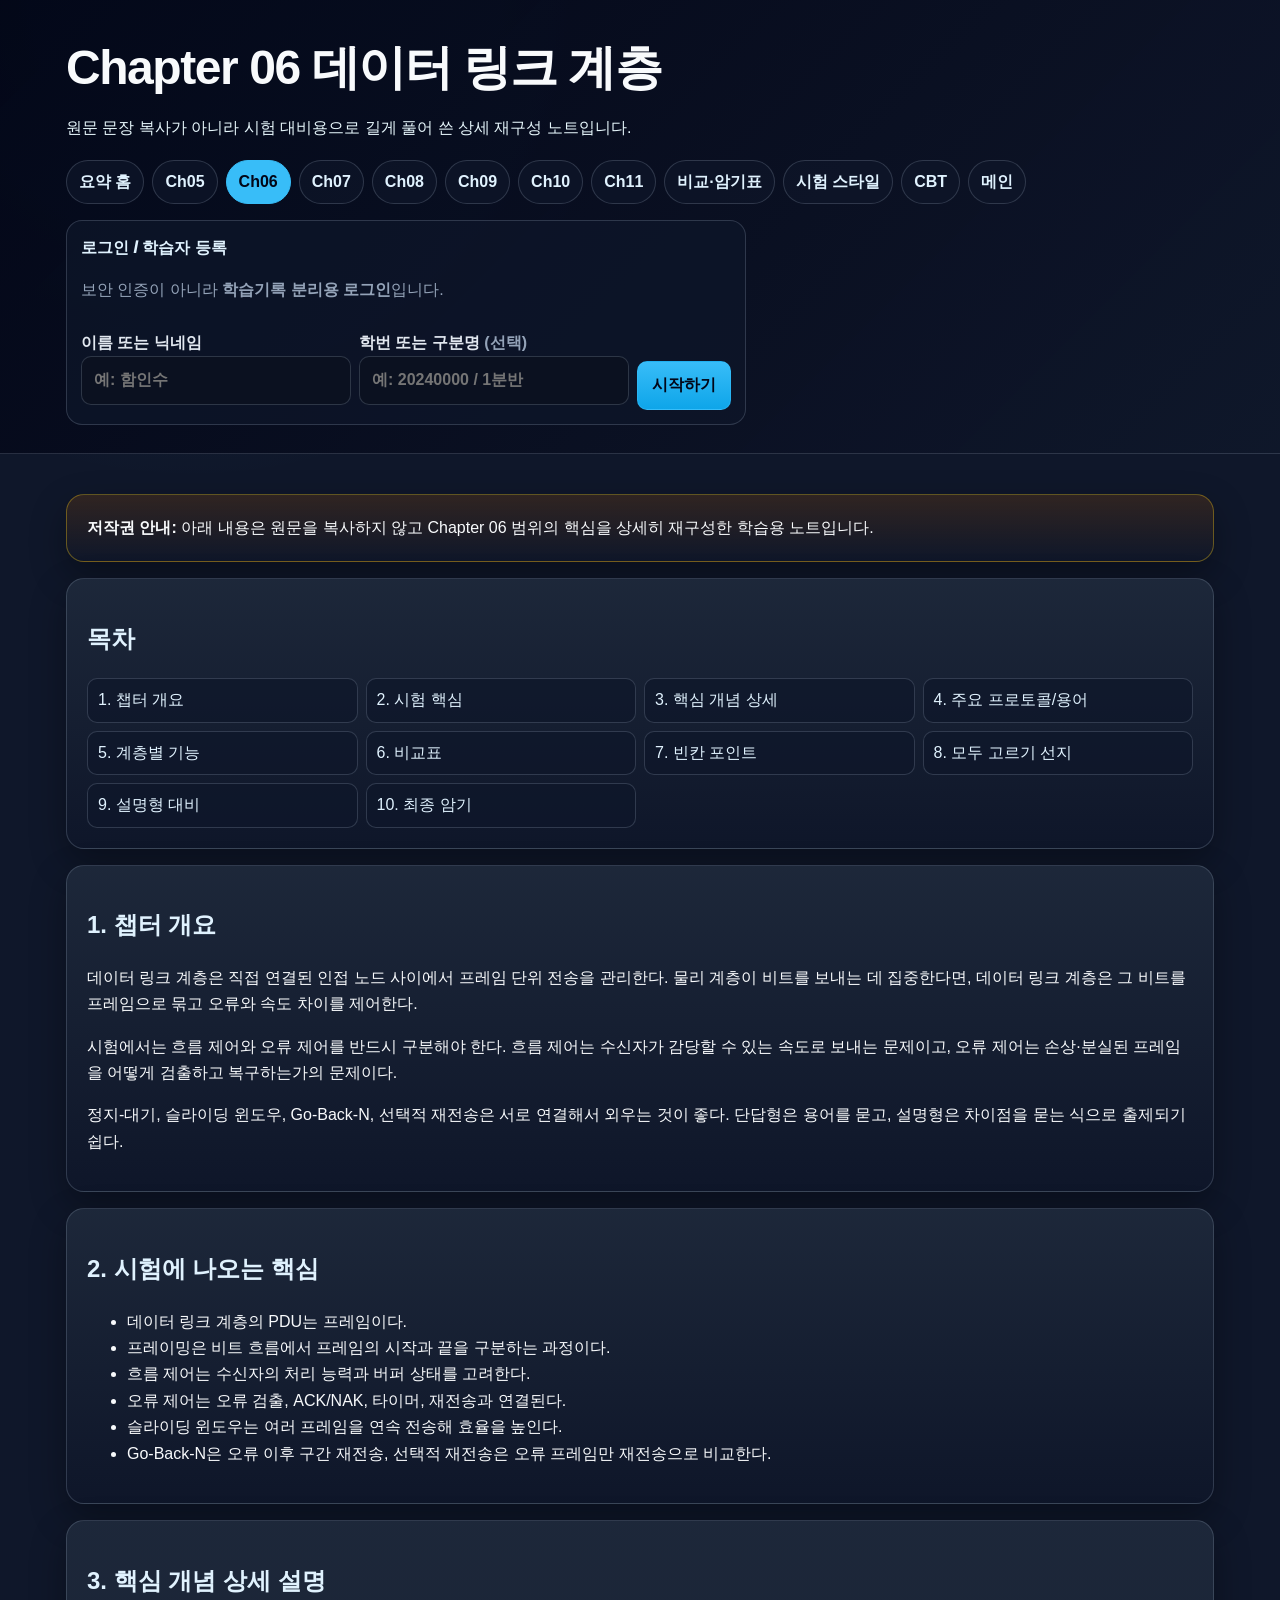
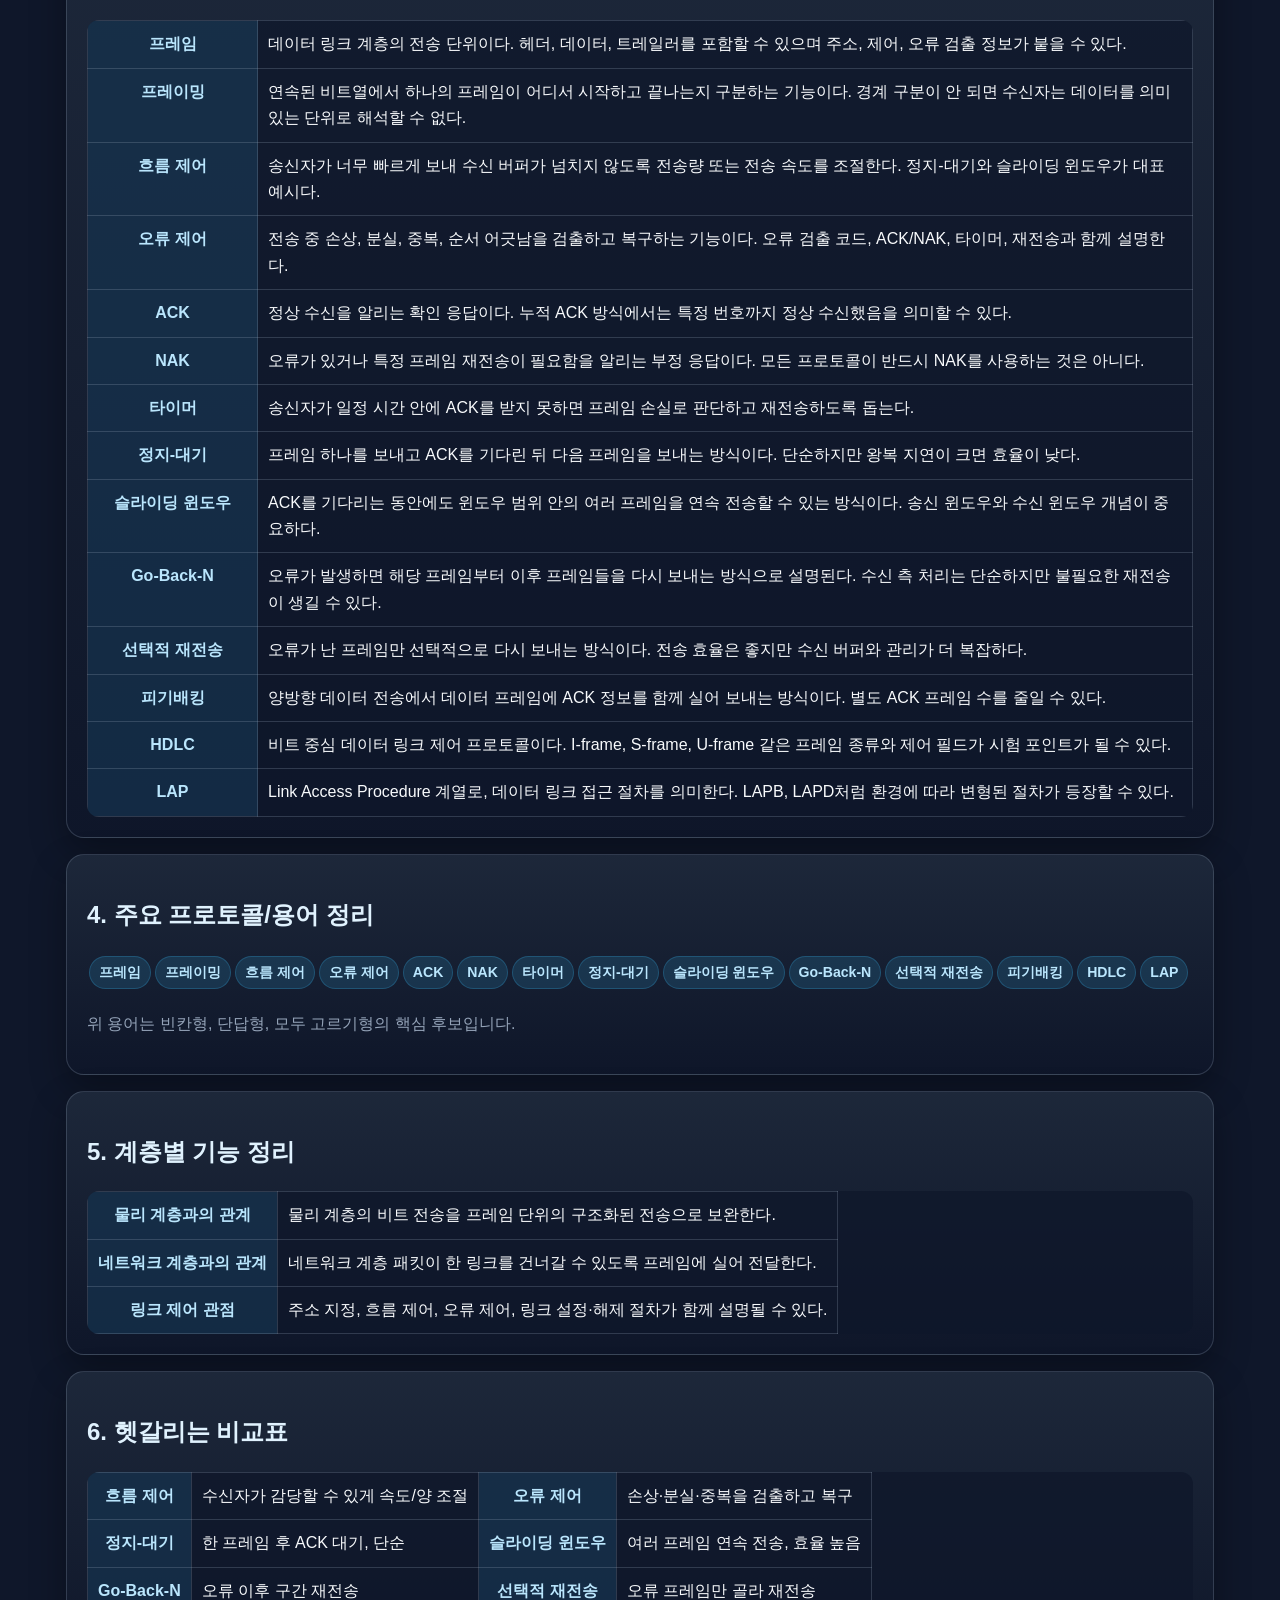
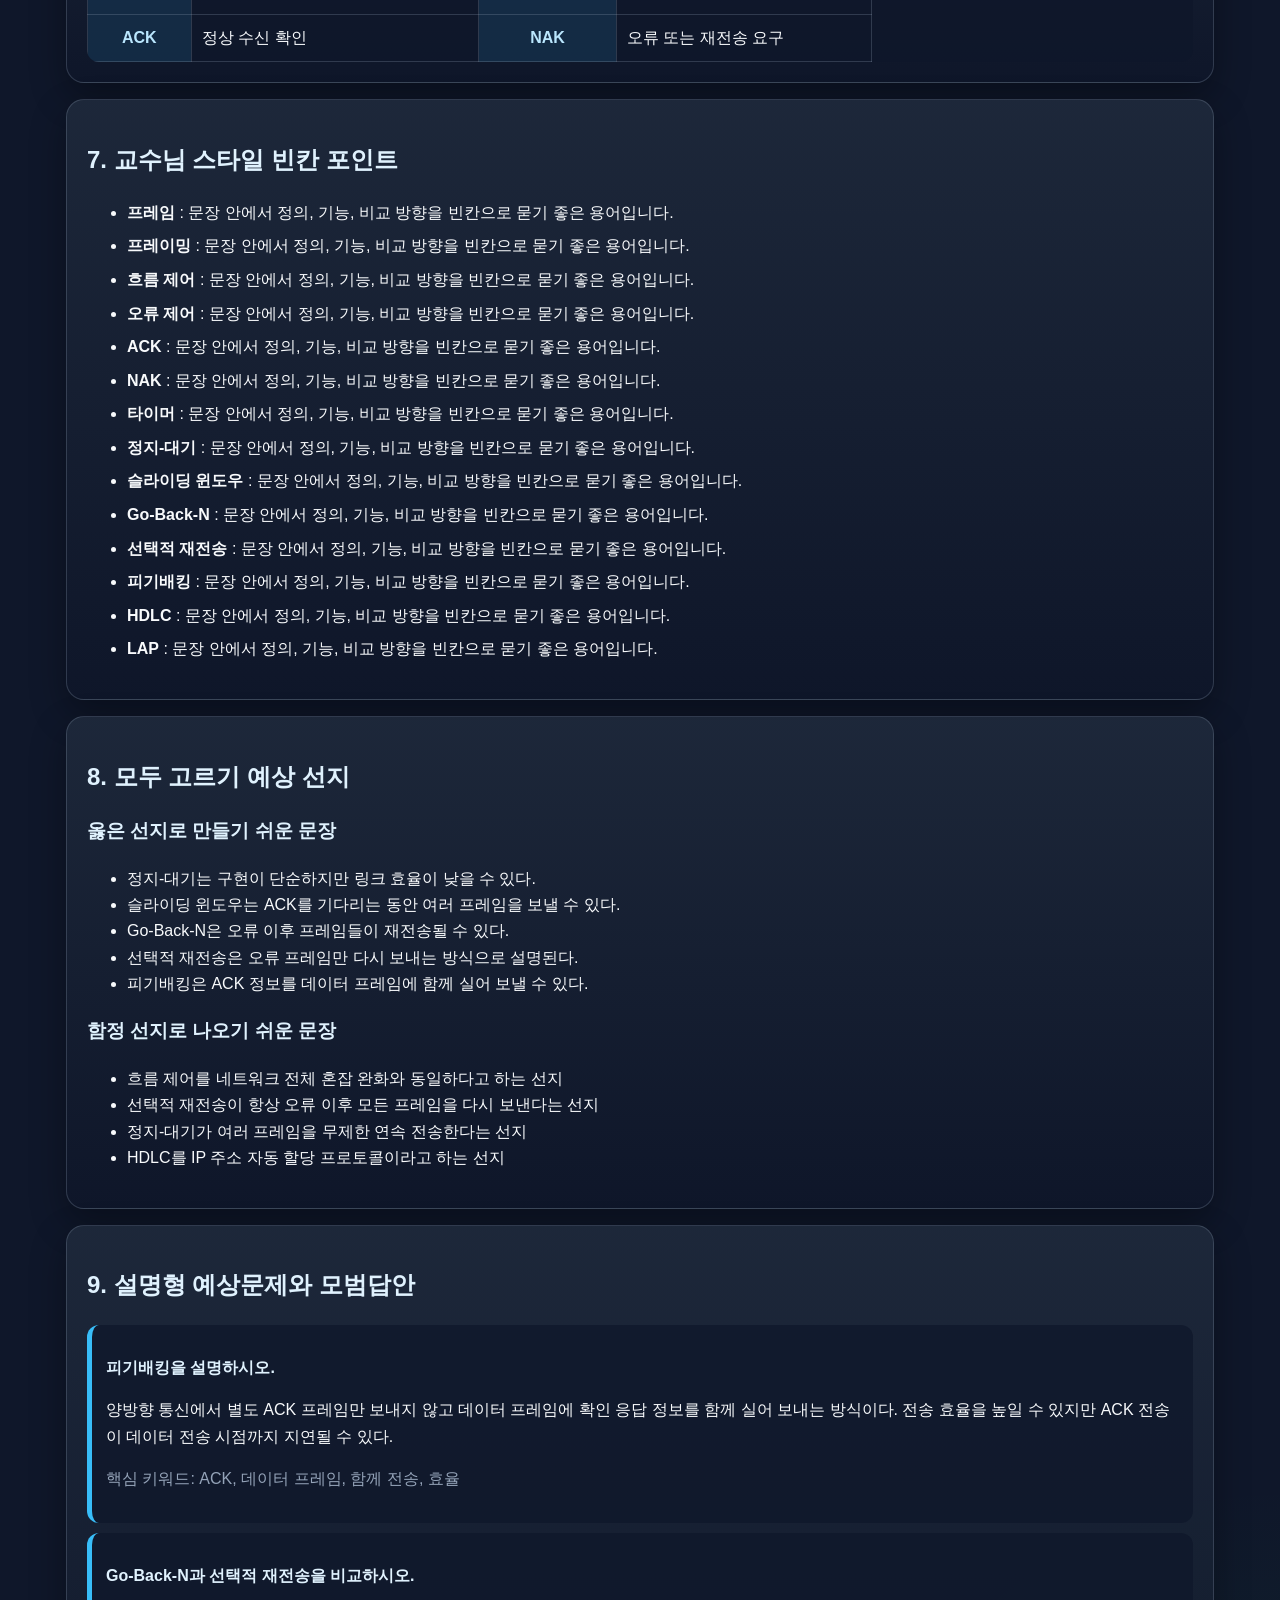
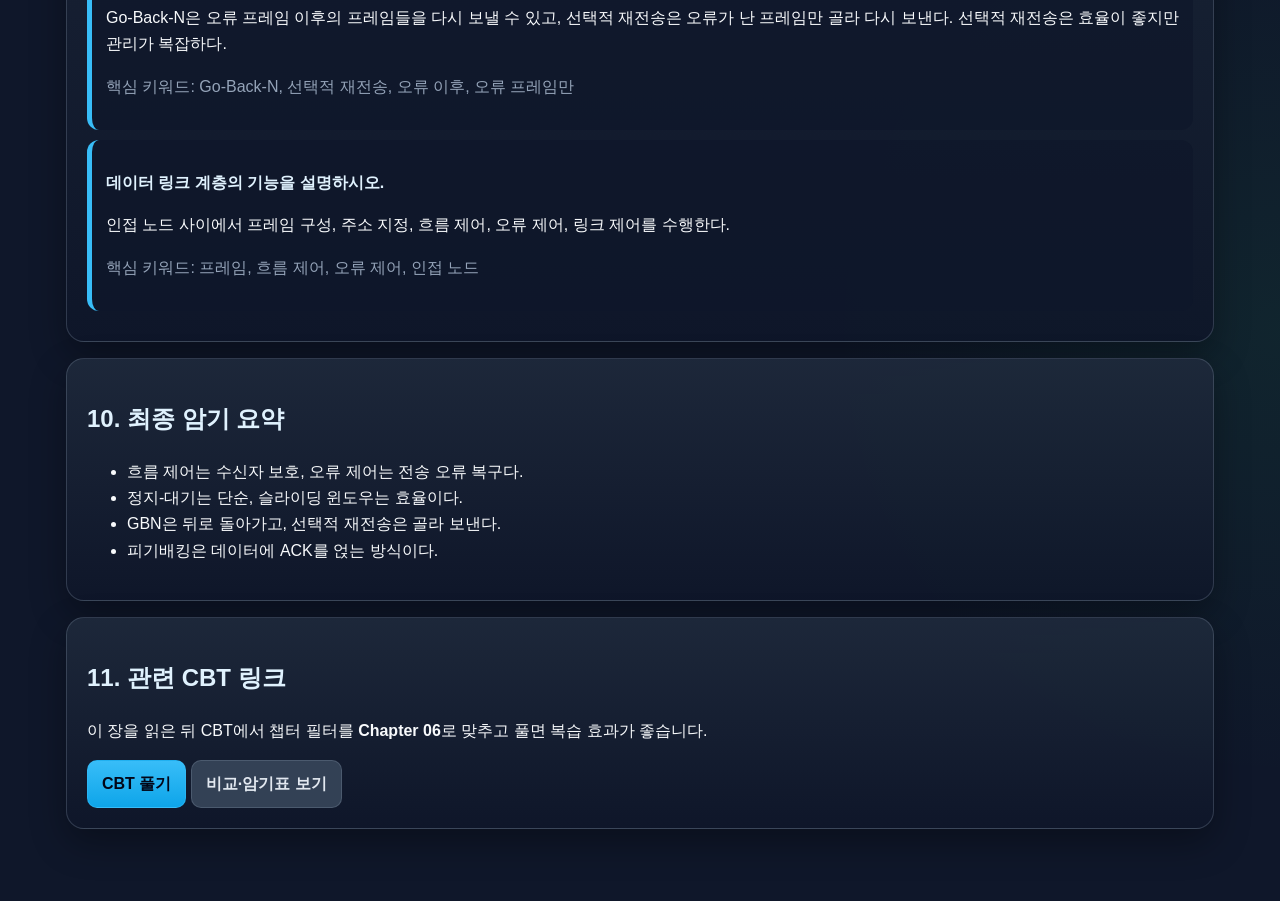
<file: notes/network-final/ch06-data-link.html>
<!doctype html>
<html lang="ko">
<head>
  <meta charset="utf-8">
  <meta name="viewport" content="width=device-width, initial-scale=1">
  <title>Chapter 06 데이터 링크 계층 | 컴퓨터네트워크 기말고사</title>
  <link rel="stylesheet" href="../../assets/style.css">
  <style>
    .note-title{margin-bottom:6px} .note-sub{color:#e6f6fb;margin:0}
    .toc{display:grid;grid-template-columns:repeat(auto-fit,minmax(220px,1fr));gap:8px}
    .toc a{display:block;background:rgba(15,23,42,.72);border:1px solid var(--line);border-radius:10px;padding:8px 10px;text-decoration:none}
    .term-table th:first-child{width:170px} .exam-box{background:rgba(15,23,42,.72);border-left:5px solid var(--brand);padding:14px;border-radius:12px;margin:10px 0}
    .mini-title{font-weight:900;color:#e0f2fe} .dense li{margin:.45rem 0} .keyword-line span{margin-bottom:6px}
    @media(max-width:720px){.term-table th:first-child{width:auto}}
  </style>
</head>
<body>
<header class="site-hero"><div class="wrap">
  <h1 class="note-title">Chapter 06 데이터 링크 계층</h1>
  <p class="note-sub">원문 문장 복사가 아니라 시험 대비용으로 길게 풀어 쓴 상세 재구성 노트입니다.</p>
  <nav class="top-nav"><a class="" href="index.html">요약 홈</a><a class="" href="ch05-mac.html">Ch05</a><a class="active" href="ch06-data-link.html">Ch06</a><a class="" href="ch07-ip.html">Ch07</a><a class="" href="ch08-network.html">Ch08</a><a class="" href="ch09-tcp.html">Ch09</a><a class="" href="ch10-transport.html">Ch10</a><a class="" href="ch11-upper.html">Ch11</a><a class="" href="compare-summary.html">비교·암기표</a><a class="" href="exam-style.html">시험 스타일</a><a href="../../cbt/network_final_mock.html">CBT</a><a href="../../index.html">메인</a></nav>
<div class="auth-widget compact" data-auth-widget></div></div></header>
<main class="wrap">

<section class="notice"><strong>저작권 안내:</strong> 아래 내용은 원문을 복사하지 않고 Chapter 06 범위의 핵심을 상세히 재구성한 학습용 노트입니다.</section>
<section class="card"><h2>목차</h2><div class="toc">
  <a href="#overview">1. 챕터 개요</a><a href="#core">2. 시험 핵심</a><a href="#concepts">3. 핵심 개념 상세</a>
  <a href="#terms">4. 주요 프로토콜/용어</a><a href="#layers">5. 계층별 기능</a><a href="#compare">6. 비교표</a>
  <a href="#blank">7. 빈칸 포인트</a><a href="#select">8. 모두 고르기 선지</a><a href="#explain">9. 설명형 대비</a>
  <a href="#memory">10. 최종 암기</a>
</div></section>
<section id="overview" class="card"><h2>1. 챕터 개요</h2><p>데이터 링크 계층은 직접 연결된 인접 노드 사이에서 프레임 단위 전송을 관리한다. 물리 계층이 비트를 보내는 데 집중한다면, 데이터 링크 계층은 그 비트를 프레임으로 묶고 오류와 속도 차이를 제어한다.</p><p>시험에서는 흐름 제어와 오류 제어를 반드시 구분해야 한다. 흐름 제어는 수신자가 감당할 수 있는 속도로 보내는 문제이고, 오류 제어는 손상·분실된 프레임을 어떻게 검출하고 복구하는가의 문제이다.</p><p>정지-대기, 슬라이딩 윈도우, Go-Back-N, 선택적 재전송은 서로 연결해서 외우는 것이 좋다. 단답형은 용어를 묻고, 설명형은 차이점을 묻는 식으로 출제되기 쉽다.</p></section>
<section id="core" class="card"><h2>2. 시험에 나오는 핵심</h2><ul><li>데이터 링크 계층의 PDU는 프레임이다.</li><li>프레이밍은 비트 흐름에서 프레임의 시작과 끝을 구분하는 과정이다.</li><li>흐름 제어는 수신자의 처리 능력과 버퍼 상태를 고려한다.</li><li>오류 제어는 오류 검출, ACK/NAK, 타이머, 재전송과 연결된다.</li><li>슬라이딩 윈도우는 여러 프레임을 연속 전송해 효율을 높인다.</li><li>Go-Back-N은 오류 이후 구간 재전송, 선택적 재전송은 오류 프레임만 재전송으로 비교한다.</li></ul></section>
<section id="concepts" class="card"><h2>3. 핵심 개념 상세 설명</h2><table class="term-table"><tbody><tr><th>프레임</th><td>데이터 링크 계층의 전송 단위이다. 헤더, 데이터, 트레일러를 포함할 수 있으며 주소, 제어, 오류 검출 정보가 붙을 수 있다.</td></tr><tr><th>프레이밍</th><td>연속된 비트열에서 하나의 프레임이 어디서 시작하고 끝나는지 구분하는 기능이다. 경계 구분이 안 되면 수신자는 데이터를 의미 있는 단위로 해석할 수 없다.</td></tr><tr><th>흐름 제어</th><td>송신자가 너무 빠르게 보내 수신 버퍼가 넘치지 않도록 전송량 또는 전송 속도를 조절한다. 정지-대기와 슬라이딩 윈도우가 대표 예시다.</td></tr><tr><th>오류 제어</th><td>전송 중 손상, 분실, 중복, 순서 어긋남을 검출하고 복구하는 기능이다. 오류 검출 코드, ACK/NAK, 타이머, 재전송과 함께 설명한다.</td></tr><tr><th>ACK</th><td>정상 수신을 알리는 확인 응답이다. 누적 ACK 방식에서는 특정 번호까지 정상 수신했음을 의미할 수 있다.</td></tr><tr><th>NAK</th><td>오류가 있거나 특정 프레임 재전송이 필요함을 알리는 부정 응답이다. 모든 프로토콜이 반드시 NAK를 사용하는 것은 아니다.</td></tr><tr><th>타이머</th><td>송신자가 일정 시간 안에 ACK를 받지 못하면 프레임 손실로 판단하고 재전송하도록 돕는다.</td></tr><tr><th>정지-대기</th><td>프레임 하나를 보내고 ACK를 기다린 뒤 다음 프레임을 보내는 방식이다. 단순하지만 왕복 지연이 크면 효율이 낮다.</td></tr><tr><th>슬라이딩 윈도우</th><td>ACK를 기다리는 동안에도 윈도우 범위 안의 여러 프레임을 연속 전송할 수 있는 방식이다. 송신 윈도우와 수신 윈도우 개념이 중요하다.</td></tr><tr><th>Go-Back-N</th><td>오류가 발생하면 해당 프레임부터 이후 프레임들을 다시 보내는 방식으로 설명된다. 수신 측 처리는 단순하지만 불필요한 재전송이 생길 수 있다.</td></tr><tr><th>선택적 재전송</th><td>오류가 난 프레임만 선택적으로 다시 보내는 방식이다. 전송 효율은 좋지만 수신 버퍼와 관리가 더 복잡하다.</td></tr><tr><th>피기배킹</th><td>양방향 데이터 전송에서 데이터 프레임에 ACK 정보를 함께 실어 보내는 방식이다. 별도 ACK 프레임 수를 줄일 수 있다.</td></tr><tr><th>HDLC</th><td>비트 중심 데이터 링크 제어 프로토콜이다. I-frame, S-frame, U-frame 같은 프레임 종류와 제어 필드가 시험 포인트가 될 수 있다.</td></tr><tr><th>LAP</th><td>Link Access Procedure 계열로, 데이터 링크 접근 절차를 의미한다. LAPB, LAPD처럼 환경에 따라 변형된 절차가 등장할 수 있다.</td></tr></tbody></table></section>
<section id="terms" class="card"><h2>4. 주요 프로토콜/용어 정리</h2><p class="keyword-line"><span class="badge">프레임</span><span class="badge">프레이밍</span><span class="badge">흐름 제어</span><span class="badge">오류 제어</span><span class="badge">ACK</span><span class="badge">NAK</span><span class="badge">타이머</span><span class="badge">정지-대기</span><span class="badge">슬라이딩 윈도우</span><span class="badge">Go-Back-N</span><span class="badge">선택적 재전송</span><span class="badge">피기배킹</span><span class="badge">HDLC</span><span class="badge">LAP</span></p><p class="muted">위 용어는 빈칸형, 단답형, 모두 고르기형의 핵심 후보입니다.</p></section>
<section id="layers" class="card"><h2>5. 계층별 기능 정리</h2><table><tbody><tr><th>물리 계층과의 관계</th><td>물리 계층의 비트 전송을 프레임 단위의 구조화된 전송으로 보완한다.</td></tr><tr><th>네트워크 계층과의 관계</th><td>네트워크 계층 패킷이 한 링크를 건너갈 수 있도록 프레임에 실어 전달한다.</td></tr><tr><th>링크 제어 관점</th><td>주소 지정, 흐름 제어, 오류 제어, 링크 설정·해제 절차가 함께 설명될 수 있다.</td></tr></tbody></table></section>
<section id="compare" class="card"><h2>6. 헷갈리는 비교표</h2><table><tbody><tr><th>흐름 제어</th><td>수신자가 감당할 수 있게 속도/양 조절</td><th>오류 제어</th><td>손상·분실·중복을 검출하고 복구</td></tr><tr><th>정지-대기</th><td>한 프레임 후 ACK 대기, 단순</td><th>슬라이딩 윈도우</th><td>여러 프레임 연속 전송, 효율 높음</td></tr><tr><th>Go-Back-N</th><td>오류 이후 구간 재전송</td><th>선택적 재전송</th><td>오류 프레임만 골라 재전송</td></tr><tr><th>ACK</th><td>정상 수신 확인</td><th>NAK</th><td>오류 또는 재전송 요구</td></tr></tbody></table></section>
<section id="blank" class="card"><h2>7. 교수님 스타일 빈칸 포인트</h2><ul class="dense"><li><strong>프레임</strong> : 문장 안에서 정의, 기능, 비교 방향을 빈칸으로 묻기 좋은 용어입니다.</li><li><strong>프레이밍</strong> : 문장 안에서 정의, 기능, 비교 방향을 빈칸으로 묻기 좋은 용어입니다.</li><li><strong>흐름 제어</strong> : 문장 안에서 정의, 기능, 비교 방향을 빈칸으로 묻기 좋은 용어입니다.</li><li><strong>오류 제어</strong> : 문장 안에서 정의, 기능, 비교 방향을 빈칸으로 묻기 좋은 용어입니다.</li><li><strong>ACK</strong> : 문장 안에서 정의, 기능, 비교 방향을 빈칸으로 묻기 좋은 용어입니다.</li><li><strong>NAK</strong> : 문장 안에서 정의, 기능, 비교 방향을 빈칸으로 묻기 좋은 용어입니다.</li><li><strong>타이머</strong> : 문장 안에서 정의, 기능, 비교 방향을 빈칸으로 묻기 좋은 용어입니다.</li><li><strong>정지-대기</strong> : 문장 안에서 정의, 기능, 비교 방향을 빈칸으로 묻기 좋은 용어입니다.</li><li><strong>슬라이딩 윈도우</strong> : 문장 안에서 정의, 기능, 비교 방향을 빈칸으로 묻기 좋은 용어입니다.</li><li><strong>Go-Back-N</strong> : 문장 안에서 정의, 기능, 비교 방향을 빈칸으로 묻기 좋은 용어입니다.</li><li><strong>선택적 재전송</strong> : 문장 안에서 정의, 기능, 비교 방향을 빈칸으로 묻기 좋은 용어입니다.</li><li><strong>피기배킹</strong> : 문장 안에서 정의, 기능, 비교 방향을 빈칸으로 묻기 좋은 용어입니다.</li><li><strong>HDLC</strong> : 문장 안에서 정의, 기능, 비교 방향을 빈칸으로 묻기 좋은 용어입니다.</li><li><strong>LAP</strong> : 문장 안에서 정의, 기능, 비교 방향을 빈칸으로 묻기 좋은 용어입니다.</li></ul></section>
<section id="select" class="card"><h2>8. 모두 고르기 예상 선지</h2><h3>옳은 선지로 만들기 쉬운 문장</h3><ul><li>정지-대기는 구현이 단순하지만 링크 효율이 낮을 수 있다.</li><li>슬라이딩 윈도우는 ACK를 기다리는 동안 여러 프레임을 보낼 수 있다.</li><li>Go-Back-N은 오류 이후 프레임들이 재전송될 수 있다.</li><li>선택적 재전송은 오류 프레임만 다시 보내는 방식으로 설명된다.</li><li>피기배킹은 ACK 정보를 데이터 프레임에 함께 실어 보낼 수 있다.</li></ul><h3>함정 선지로 나오기 쉬운 문장</h3><ul><li>흐름 제어를 네트워크 전체 혼잡 완화와 동일하다고 하는 선지</li><li>선택적 재전송이 항상 오류 이후 모든 프레임을 다시 보낸다는 선지</li><li>정지-대기가 여러 프레임을 무제한 연속 전송한다는 선지</li><li>HDLC를 IP 주소 자동 할당 프로토콜이라고 하는 선지</li></ul></section>
<section id="explain" class="card"><h2>9. 설명형 예상문제와 모범답안</h2><div class="exam-box"><p class="mini-title">피기배킹을 설명하시오.</p><p>양방향 통신에서 별도 ACK 프레임만 보내지 않고 데이터 프레임에 확인 응답 정보를 함께 실어 보내는 방식이다. 전송 효율을 높일 수 있지만 ACK 전송이 데이터 전송 시점까지 지연될 수 있다.</p><p class="muted">핵심 키워드: ACK, 데이터 프레임, 함께 전송, 효율</p></div><div class="exam-box"><p class="mini-title">Go-Back-N과 선택적 재전송을 비교하시오.</p><p>Go-Back-N은 오류 프레임 이후의 프레임들을 다시 보낼 수 있고, 선택적 재전송은 오류가 난 프레임만 골라 다시 보낸다. 선택적 재전송은 효율이 좋지만 관리가 복잡하다.</p><p class="muted">핵심 키워드: Go-Back-N, 선택적 재전송, 오류 이후, 오류 프레임만</p></div><div class="exam-box"><p class="mini-title">데이터 링크 계층의 기능을 설명하시오.</p><p>인접 노드 사이에서 프레임 구성, 주소 지정, 흐름 제어, 오류 제어, 링크 제어를 수행한다.</p><p class="muted">핵심 키워드: 프레임, 흐름 제어, 오류 제어, 인접 노드</p></div></section>
<section id="memory" class="card"><h2>10. 최종 암기 요약</h2><ul><li>흐름 제어는 수신자 보호, 오류 제어는 전송 오류 복구다.</li><li>정지-대기는 단순, 슬라이딩 윈도우는 효율이다.</li><li>GBN은 뒤로 돌아가고, 선택적 재전송은 골라 보낸다.</li><li>피기배킹은 데이터에 ACK를 얹는 방식이다.</li></ul></section>
<section class="card"><h2>11. 관련 CBT 링크</h2><p>이 장을 읽은 뒤 CBT에서 챕터 필터를 <strong>Chapter 06</strong>로 맞추고 풀면 복습 효과가 좋습니다.</p><a class="btn" href="../../cbt/network_final_mock.html">CBT 풀기</a> <a class="btn secondary" href="compare-summary.html">비교·암기표 보기</a></section>

</main>
<script src="../../assets/auth.js"></script>
<script src="../../assets/storage.js"></script>
</body>
</html>
</file>
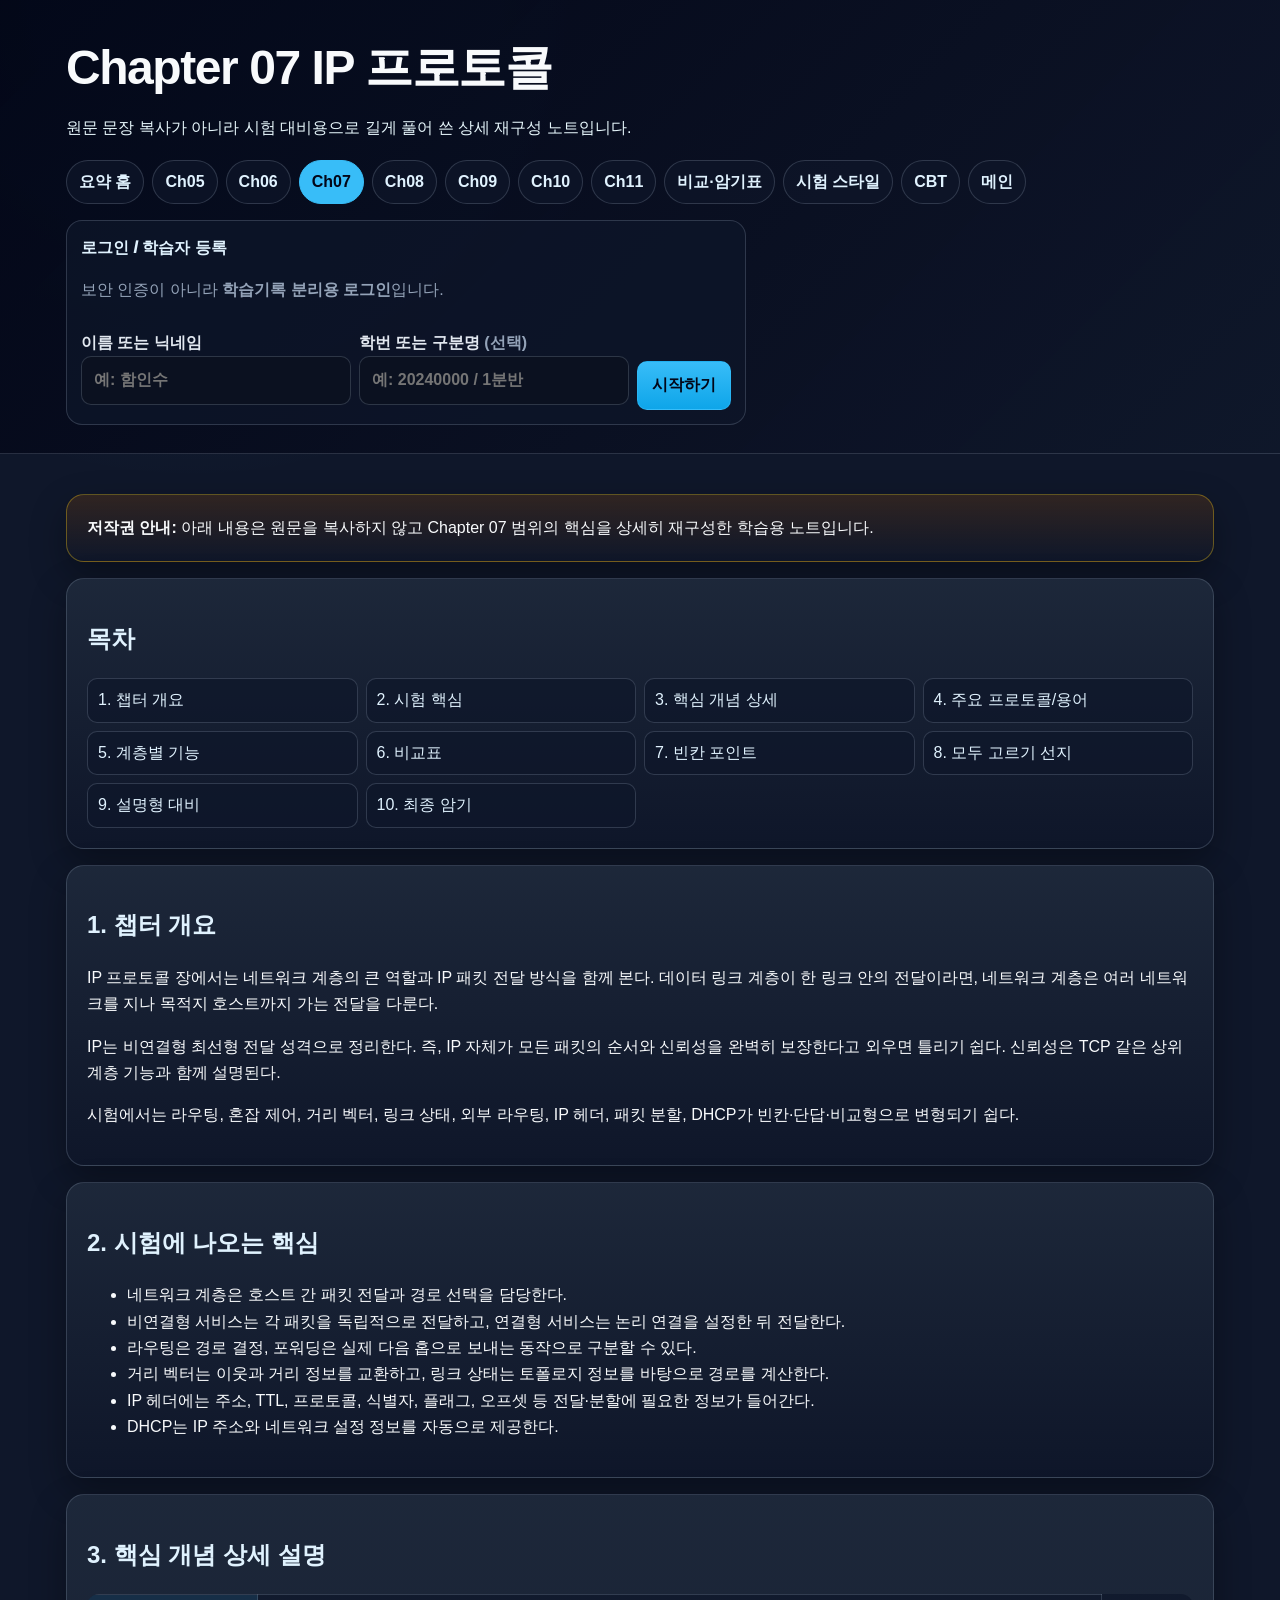
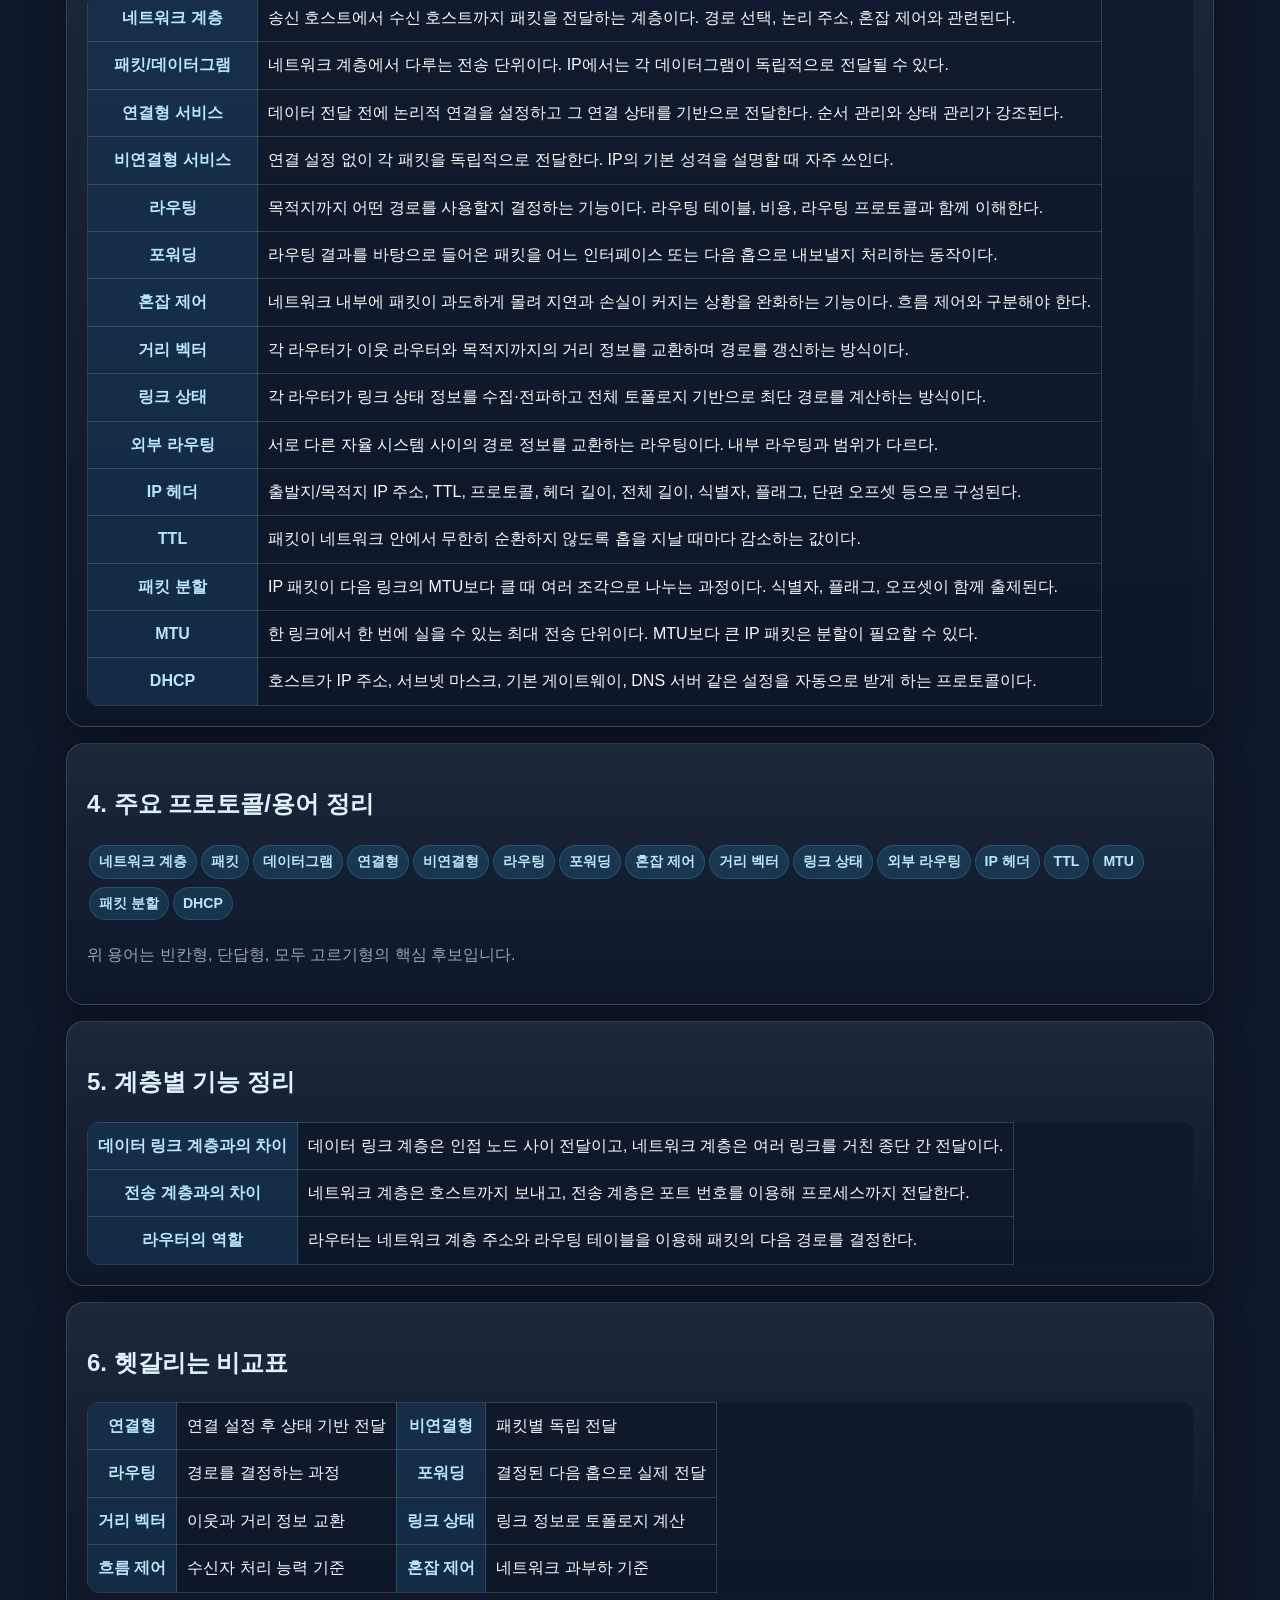
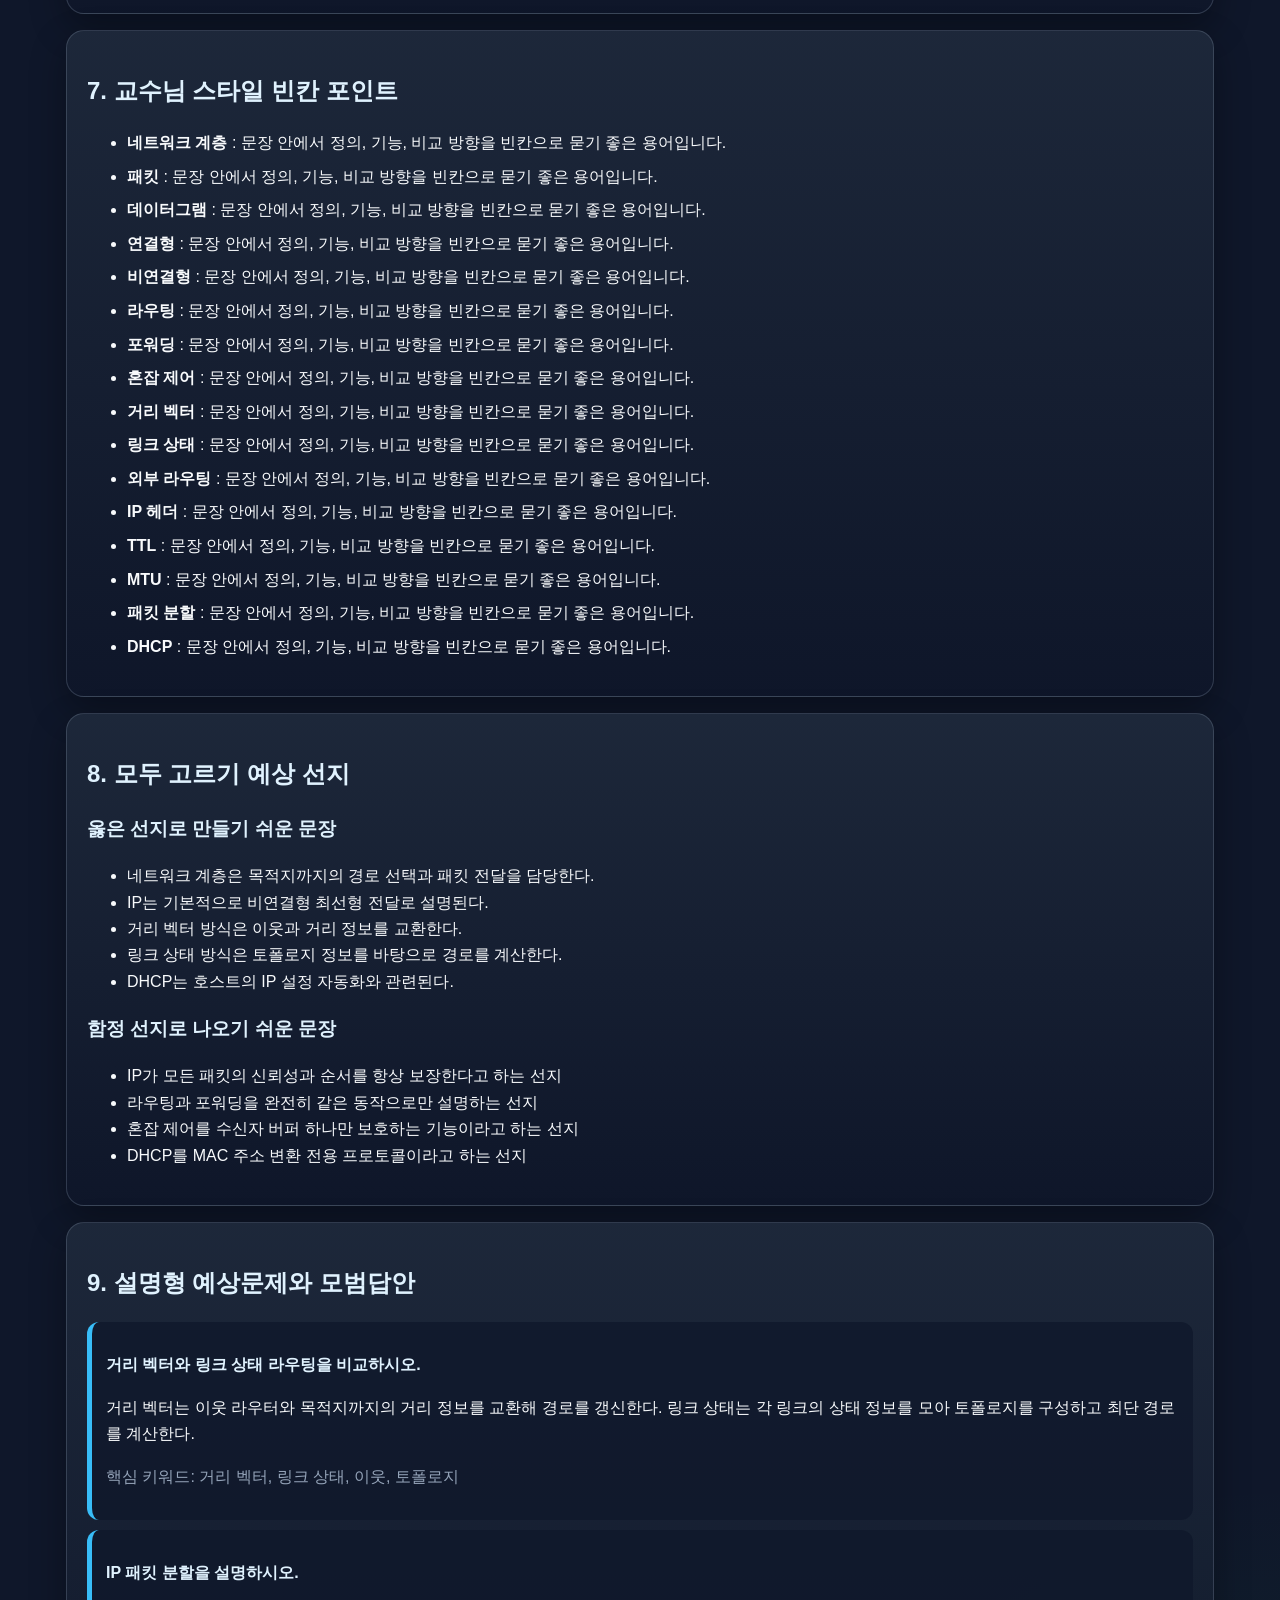
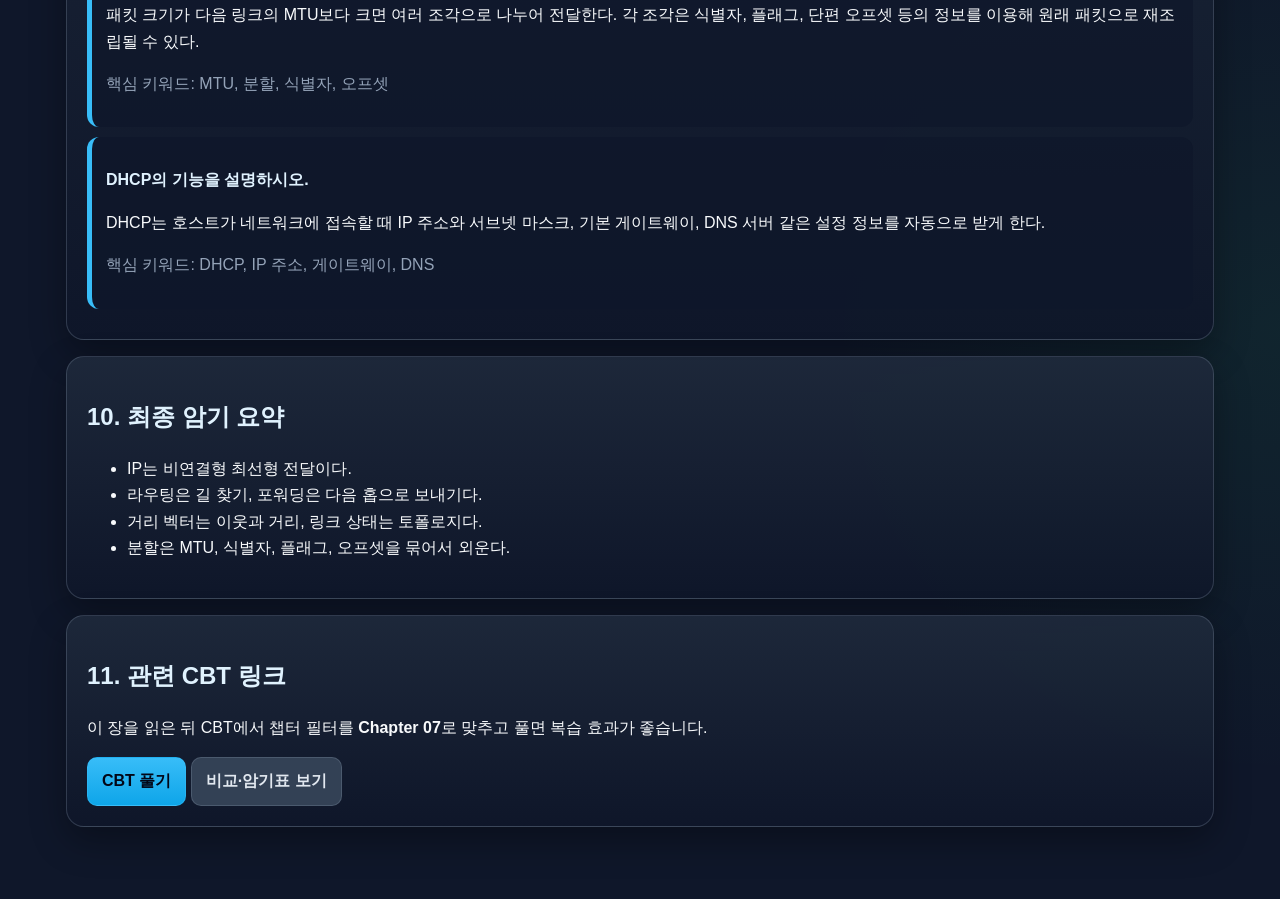
<file: notes/network-final/ch07-ip.html>
<!doctype html>
<html lang="ko">
<head>
  <meta charset="utf-8">
  <meta name="viewport" content="width=device-width, initial-scale=1">
  <title>Chapter 07 IP 프로토콜 | 컴퓨터네트워크 기말고사</title>
  <link rel="stylesheet" href="../../assets/style.css">
  <style>
    .note-title{margin-bottom:6px} .note-sub{color:#e6f6fb;margin:0}
    .toc{display:grid;grid-template-columns:repeat(auto-fit,minmax(220px,1fr));gap:8px}
    .toc a{display:block;background:rgba(15,23,42,.72);border:1px solid var(--line);border-radius:10px;padding:8px 10px;text-decoration:none}
    .term-table th:first-child{width:170px} .exam-box{background:rgba(15,23,42,.72);border-left:5px solid var(--brand);padding:14px;border-radius:12px;margin:10px 0}
    .mini-title{font-weight:900;color:#e0f2fe} .dense li{margin:.45rem 0} .keyword-line span{margin-bottom:6px}
    @media(max-width:720px){.term-table th:first-child{width:auto}}
  </style>
</head>
<body>
<header class="site-hero"><div class="wrap">
  <h1 class="note-title">Chapter 07 IP 프로토콜</h1>
  <p class="note-sub">원문 문장 복사가 아니라 시험 대비용으로 길게 풀어 쓴 상세 재구성 노트입니다.</p>
  <nav class="top-nav"><a class="" href="index.html">요약 홈</a><a class="" href="ch05-mac.html">Ch05</a><a class="" href="ch06-data-link.html">Ch06</a><a class="active" href="ch07-ip.html">Ch07</a><a class="" href="ch08-network.html">Ch08</a><a class="" href="ch09-tcp.html">Ch09</a><a class="" href="ch10-transport.html">Ch10</a><a class="" href="ch11-upper.html">Ch11</a><a class="" href="compare-summary.html">비교·암기표</a><a class="" href="exam-style.html">시험 스타일</a><a href="../../cbt/network_final_mock.html">CBT</a><a href="../../index.html">메인</a></nav>
<div class="auth-widget compact" data-auth-widget></div></div></header>
<main class="wrap">

<section class="notice"><strong>저작권 안내:</strong> 아래 내용은 원문을 복사하지 않고 Chapter 07 범위의 핵심을 상세히 재구성한 학습용 노트입니다.</section>
<section class="card"><h2>목차</h2><div class="toc">
  <a href="#overview">1. 챕터 개요</a><a href="#core">2. 시험 핵심</a><a href="#concepts">3. 핵심 개념 상세</a>
  <a href="#terms">4. 주요 프로토콜/용어</a><a href="#layers">5. 계층별 기능</a><a href="#compare">6. 비교표</a>
  <a href="#blank">7. 빈칸 포인트</a><a href="#select">8. 모두 고르기 선지</a><a href="#explain">9. 설명형 대비</a>
  <a href="#memory">10. 최종 암기</a>
</div></section>
<section id="overview" class="card"><h2>1. 챕터 개요</h2><p>IP 프로토콜 장에서는 네트워크 계층의 큰 역할과 IP 패킷 전달 방식을 함께 본다. 데이터 링크 계층이 한 링크 안의 전달이라면, 네트워크 계층은 여러 네트워크를 지나 목적지 호스트까지 가는 전달을 다룬다.</p><p>IP는 비연결형 최선형 전달 성격으로 정리한다. 즉, IP 자체가 모든 패킷의 순서와 신뢰성을 완벽히 보장한다고 외우면 틀리기 쉽다. 신뢰성은 TCP 같은 상위 계층 기능과 함께 설명된다.</p><p>시험에서는 라우팅, 혼잡 제어, 거리 벡터, 링크 상태, 외부 라우팅, IP 헤더, 패킷 분할, DHCP가 빈칸·단답·비교형으로 변형되기 쉽다.</p></section>
<section id="core" class="card"><h2>2. 시험에 나오는 핵심</h2><ul><li>네트워크 계층은 호스트 간 패킷 전달과 경로 선택을 담당한다.</li><li>비연결형 서비스는 각 패킷을 독립적으로 전달하고, 연결형 서비스는 논리 연결을 설정한 뒤 전달한다.</li><li>라우팅은 경로 결정, 포워딩은 실제 다음 홉으로 보내는 동작으로 구분할 수 있다.</li><li>거리 벡터는 이웃과 거리 정보를 교환하고, 링크 상태는 토폴로지 정보를 바탕으로 경로를 계산한다.</li><li>IP 헤더에는 주소, TTL, 프로토콜, 식별자, 플래그, 오프셋 등 전달·분할에 필요한 정보가 들어간다.</li><li>DHCP는 IP 주소와 네트워크 설정 정보를 자동으로 제공한다.</li></ul></section>
<section id="concepts" class="card"><h2>3. 핵심 개념 상세 설명</h2><table class="term-table"><tbody><tr><th>네트워크 계층</th><td>송신 호스트에서 수신 호스트까지 패킷을 전달하는 계층이다. 경로 선택, 논리 주소, 혼잡 제어와 관련된다.</td></tr><tr><th>패킷/데이터그램</th><td>네트워크 계층에서 다루는 전송 단위이다. IP에서는 각 데이터그램이 독립적으로 전달될 수 있다.</td></tr><tr><th>연결형 서비스</th><td>데이터 전달 전에 논리적 연결을 설정하고 그 연결 상태를 기반으로 전달한다. 순서 관리와 상태 관리가 강조된다.</td></tr><tr><th>비연결형 서비스</th><td>연결 설정 없이 각 패킷을 독립적으로 전달한다. IP의 기본 성격을 설명할 때 자주 쓰인다.</td></tr><tr><th>라우팅</th><td>목적지까지 어떤 경로를 사용할지 결정하는 기능이다. 라우팅 테이블, 비용, 라우팅 프로토콜과 함께 이해한다.</td></tr><tr><th>포워딩</th><td>라우팅 결과를 바탕으로 들어온 패킷을 어느 인터페이스 또는 다음 홉으로 내보낼지 처리하는 동작이다.</td></tr><tr><th>혼잡 제어</th><td>네트워크 내부에 패킷이 과도하게 몰려 지연과 손실이 커지는 상황을 완화하는 기능이다. 흐름 제어와 구분해야 한다.</td></tr><tr><th>거리 벡터</th><td>각 라우터가 이웃 라우터와 목적지까지의 거리 정보를 교환하며 경로를 갱신하는 방식이다.</td></tr><tr><th>링크 상태</th><td>각 라우터가 링크 상태 정보를 수집·전파하고 전체 토폴로지 기반으로 최단 경로를 계산하는 방식이다.</td></tr><tr><th>외부 라우팅</th><td>서로 다른 자율 시스템 사이의 경로 정보를 교환하는 라우팅이다. 내부 라우팅과 범위가 다르다.</td></tr><tr><th>IP 헤더</th><td>출발지/목적지 IP 주소, TTL, 프로토콜, 헤더 길이, 전체 길이, 식별자, 플래그, 단편 오프셋 등으로 구성된다.</td></tr><tr><th>TTL</th><td>패킷이 네트워크 안에서 무한히 순환하지 않도록 홉을 지날 때마다 감소하는 값이다.</td></tr><tr><th>패킷 분할</th><td>IP 패킷이 다음 링크의 MTU보다 클 때 여러 조각으로 나누는 과정이다. 식별자, 플래그, 오프셋이 함께 출제된다.</td></tr><tr><th>MTU</th><td>한 링크에서 한 번에 실을 수 있는 최대 전송 단위이다. MTU보다 큰 IP 패킷은 분할이 필요할 수 있다.</td></tr><tr><th>DHCP</th><td>호스트가 IP 주소, 서브넷 마스크, 기본 게이트웨이, DNS 서버 같은 설정을 자동으로 받게 하는 프로토콜이다.</td></tr></tbody></table></section>
<section id="terms" class="card"><h2>4. 주요 프로토콜/용어 정리</h2><p class="keyword-line"><span class="badge">네트워크 계층</span><span class="badge">패킷</span><span class="badge">데이터그램</span><span class="badge">연결형</span><span class="badge">비연결형</span><span class="badge">라우팅</span><span class="badge">포워딩</span><span class="badge">혼잡 제어</span><span class="badge">거리 벡터</span><span class="badge">링크 상태</span><span class="badge">외부 라우팅</span><span class="badge">IP 헤더</span><span class="badge">TTL</span><span class="badge">MTU</span><span class="badge">패킷 분할</span><span class="badge">DHCP</span></p><p class="muted">위 용어는 빈칸형, 단답형, 모두 고르기형의 핵심 후보입니다.</p></section>
<section id="layers" class="card"><h2>5. 계층별 기능 정리</h2><table><tbody><tr><th>데이터 링크 계층과의 차이</th><td>데이터 링크 계층은 인접 노드 사이 전달이고, 네트워크 계층은 여러 링크를 거친 종단 간 전달이다.</td></tr><tr><th>전송 계층과의 차이</th><td>네트워크 계층은 호스트까지 보내고, 전송 계층은 포트 번호를 이용해 프로세스까지 전달한다.</td></tr><tr><th>라우터의 역할</th><td>라우터는 네트워크 계층 주소와 라우팅 테이블을 이용해 패킷의 다음 경로를 결정한다.</td></tr></tbody></table></section>
<section id="compare" class="card"><h2>6. 헷갈리는 비교표</h2><table><tbody><tr><th>연결형</th><td>연결 설정 후 상태 기반 전달</td><th>비연결형</th><td>패킷별 독립 전달</td></tr><tr><th>라우팅</th><td>경로를 결정하는 과정</td><th>포워딩</th><td>결정된 다음 홉으로 실제 전달</td></tr><tr><th>거리 벡터</th><td>이웃과 거리 정보 교환</td><th>링크 상태</th><td>링크 정보로 토폴로지 계산</td></tr><tr><th>흐름 제어</th><td>수신자 처리 능력 기준</td><th>혼잡 제어</th><td>네트워크 과부하 기준</td></tr></tbody></table></section>
<section id="blank" class="card"><h2>7. 교수님 스타일 빈칸 포인트</h2><ul class="dense"><li><strong>네트워크 계층</strong> : 문장 안에서 정의, 기능, 비교 방향을 빈칸으로 묻기 좋은 용어입니다.</li><li><strong>패킷</strong> : 문장 안에서 정의, 기능, 비교 방향을 빈칸으로 묻기 좋은 용어입니다.</li><li><strong>데이터그램</strong> : 문장 안에서 정의, 기능, 비교 방향을 빈칸으로 묻기 좋은 용어입니다.</li><li><strong>연결형</strong> : 문장 안에서 정의, 기능, 비교 방향을 빈칸으로 묻기 좋은 용어입니다.</li><li><strong>비연결형</strong> : 문장 안에서 정의, 기능, 비교 방향을 빈칸으로 묻기 좋은 용어입니다.</li><li><strong>라우팅</strong> : 문장 안에서 정의, 기능, 비교 방향을 빈칸으로 묻기 좋은 용어입니다.</li><li><strong>포워딩</strong> : 문장 안에서 정의, 기능, 비교 방향을 빈칸으로 묻기 좋은 용어입니다.</li><li><strong>혼잡 제어</strong> : 문장 안에서 정의, 기능, 비교 방향을 빈칸으로 묻기 좋은 용어입니다.</li><li><strong>거리 벡터</strong> : 문장 안에서 정의, 기능, 비교 방향을 빈칸으로 묻기 좋은 용어입니다.</li><li><strong>링크 상태</strong> : 문장 안에서 정의, 기능, 비교 방향을 빈칸으로 묻기 좋은 용어입니다.</li><li><strong>외부 라우팅</strong> : 문장 안에서 정의, 기능, 비교 방향을 빈칸으로 묻기 좋은 용어입니다.</li><li><strong>IP 헤더</strong> : 문장 안에서 정의, 기능, 비교 방향을 빈칸으로 묻기 좋은 용어입니다.</li><li><strong>TTL</strong> : 문장 안에서 정의, 기능, 비교 방향을 빈칸으로 묻기 좋은 용어입니다.</li><li><strong>MTU</strong> : 문장 안에서 정의, 기능, 비교 방향을 빈칸으로 묻기 좋은 용어입니다.</li><li><strong>패킷 분할</strong> : 문장 안에서 정의, 기능, 비교 방향을 빈칸으로 묻기 좋은 용어입니다.</li><li><strong>DHCP</strong> : 문장 안에서 정의, 기능, 비교 방향을 빈칸으로 묻기 좋은 용어입니다.</li></ul></section>
<section id="select" class="card"><h2>8. 모두 고르기 예상 선지</h2><h3>옳은 선지로 만들기 쉬운 문장</h3><ul><li>네트워크 계층은 목적지까지의 경로 선택과 패킷 전달을 담당한다.</li><li>IP는 기본적으로 비연결형 최선형 전달로 설명된다.</li><li>거리 벡터 방식은 이웃과 거리 정보를 교환한다.</li><li>링크 상태 방식은 토폴로지 정보를 바탕으로 경로를 계산한다.</li><li>DHCP는 호스트의 IP 설정 자동화와 관련된다.</li></ul><h3>함정 선지로 나오기 쉬운 문장</h3><ul><li>IP가 모든 패킷의 신뢰성과 순서를 항상 보장한다고 하는 선지</li><li>라우팅과 포워딩을 완전히 같은 동작으로만 설명하는 선지</li><li>혼잡 제어를 수신자 버퍼 하나만 보호하는 기능이라고 하는 선지</li><li>DHCP를 MAC 주소 변환 전용 프로토콜이라고 하는 선지</li></ul></section>
<section id="explain" class="card"><h2>9. 설명형 예상문제와 모범답안</h2><div class="exam-box"><p class="mini-title">거리 벡터와 링크 상태 라우팅을 비교하시오.</p><p>거리 벡터는 이웃 라우터와 목적지까지의 거리 정보를 교환해 경로를 갱신한다. 링크 상태는 각 링크의 상태 정보를 모아 토폴로지를 구성하고 최단 경로를 계산한다.</p><p class="muted">핵심 키워드: 거리 벡터, 링크 상태, 이웃, 토폴로지</p></div><div class="exam-box"><p class="mini-title">IP 패킷 분할을 설명하시오.</p><p>패킷 크기가 다음 링크의 MTU보다 크면 여러 조각으로 나누어 전달한다. 각 조각은 식별자, 플래그, 단편 오프셋 등의 정보를 이용해 원래 패킷으로 재조립될 수 있다.</p><p class="muted">핵심 키워드: MTU, 분할, 식별자, 오프셋</p></div><div class="exam-box"><p class="mini-title">DHCP의 기능을 설명하시오.</p><p>DHCP는 호스트가 네트워크에 접속할 때 IP 주소와 서브넷 마스크, 기본 게이트웨이, DNS 서버 같은 설정 정보를 자동으로 받게 한다.</p><p class="muted">핵심 키워드: DHCP, IP 주소, 게이트웨이, DNS</p></div></section>
<section id="memory" class="card"><h2>10. 최종 암기 요약</h2><ul><li>IP는 비연결형 최선형 전달이다.</li><li>라우팅은 길 찾기, 포워딩은 다음 홉으로 보내기다.</li><li>거리 벡터는 이웃과 거리, 링크 상태는 토폴로지다.</li><li>분할은 MTU, 식별자, 플래그, 오프셋을 묶어서 외운다.</li></ul></section>
<section class="card"><h2>11. 관련 CBT 링크</h2><p>이 장을 읽은 뒤 CBT에서 챕터 필터를 <strong>Chapter 07</strong>로 맞추고 풀면 복습 효과가 좋습니다.</p><a class="btn" href="../../cbt/network_final_mock.html">CBT 풀기</a> <a class="btn secondary" href="compare-summary.html">비교·암기표 보기</a></section>

</main>
<script src="../../assets/auth.js"></script>
<script src="../../assets/storage.js"></script>
</body>
</html>
</file>
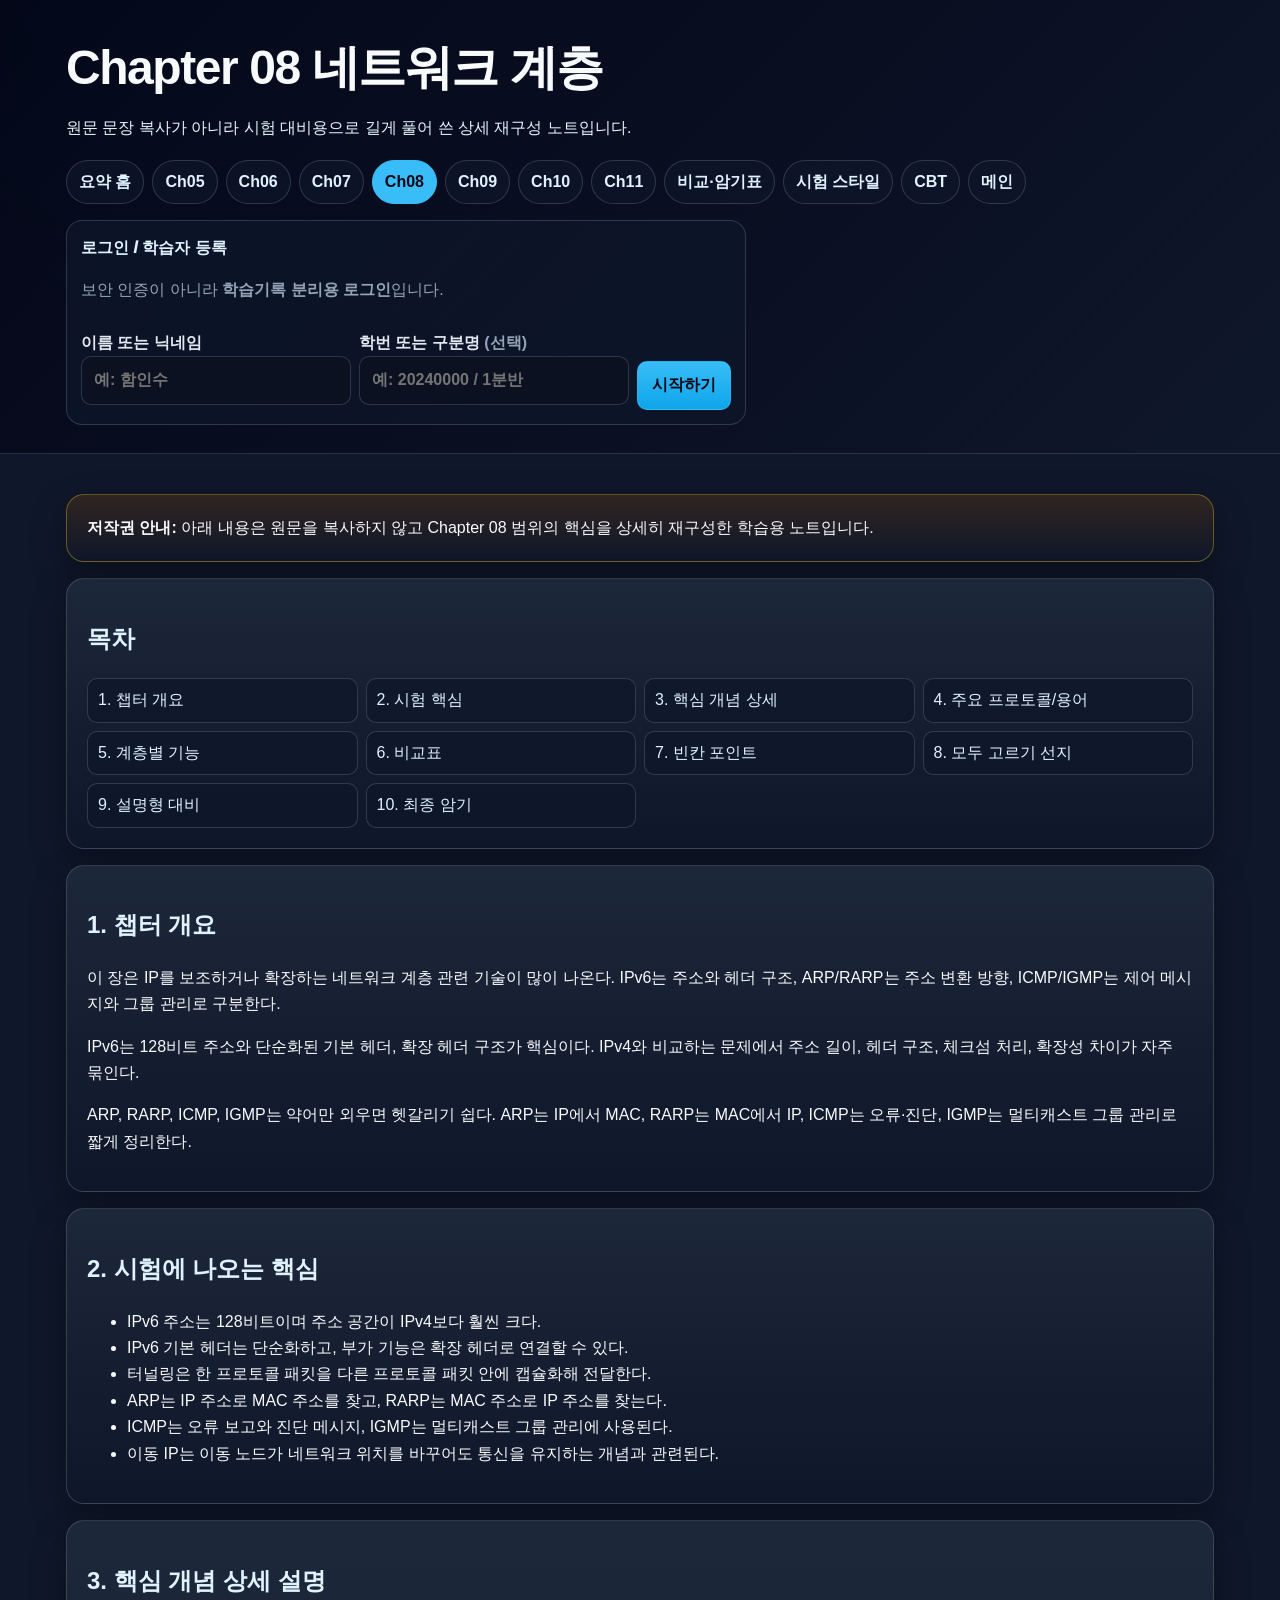
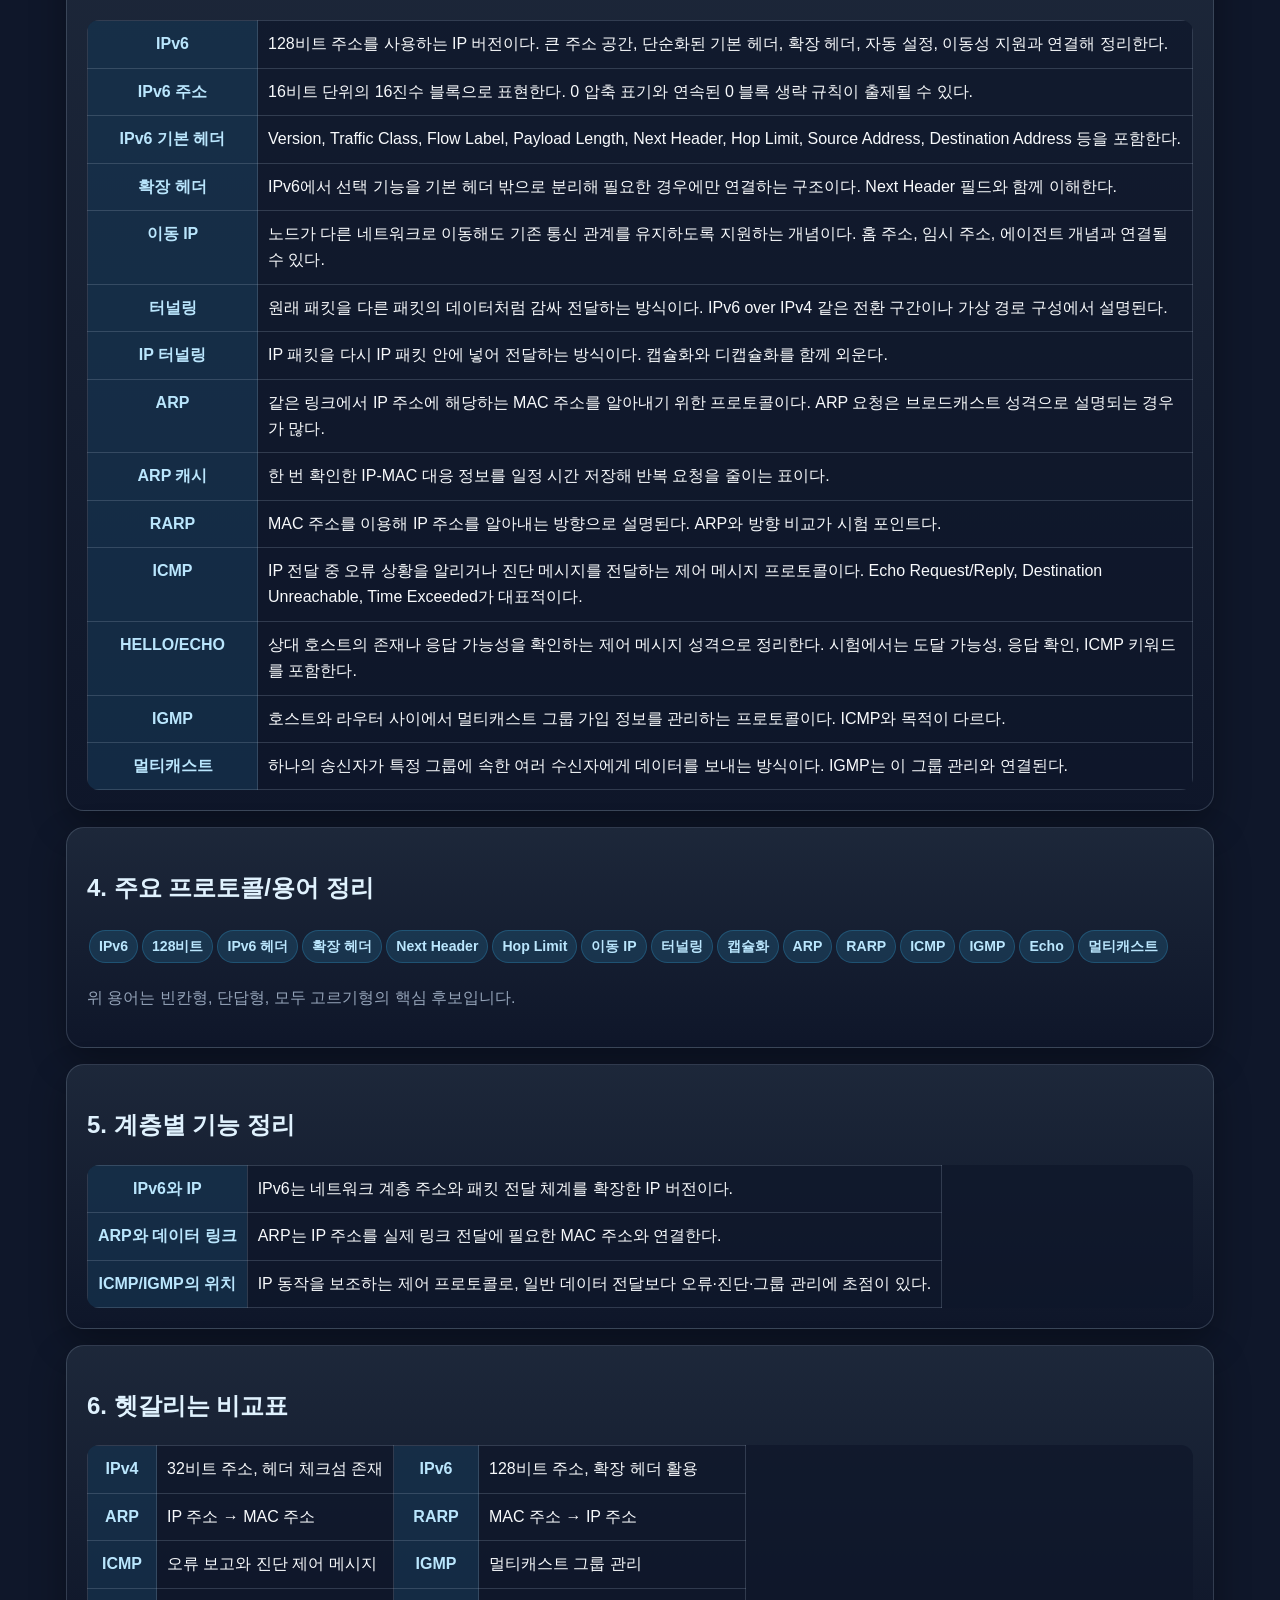
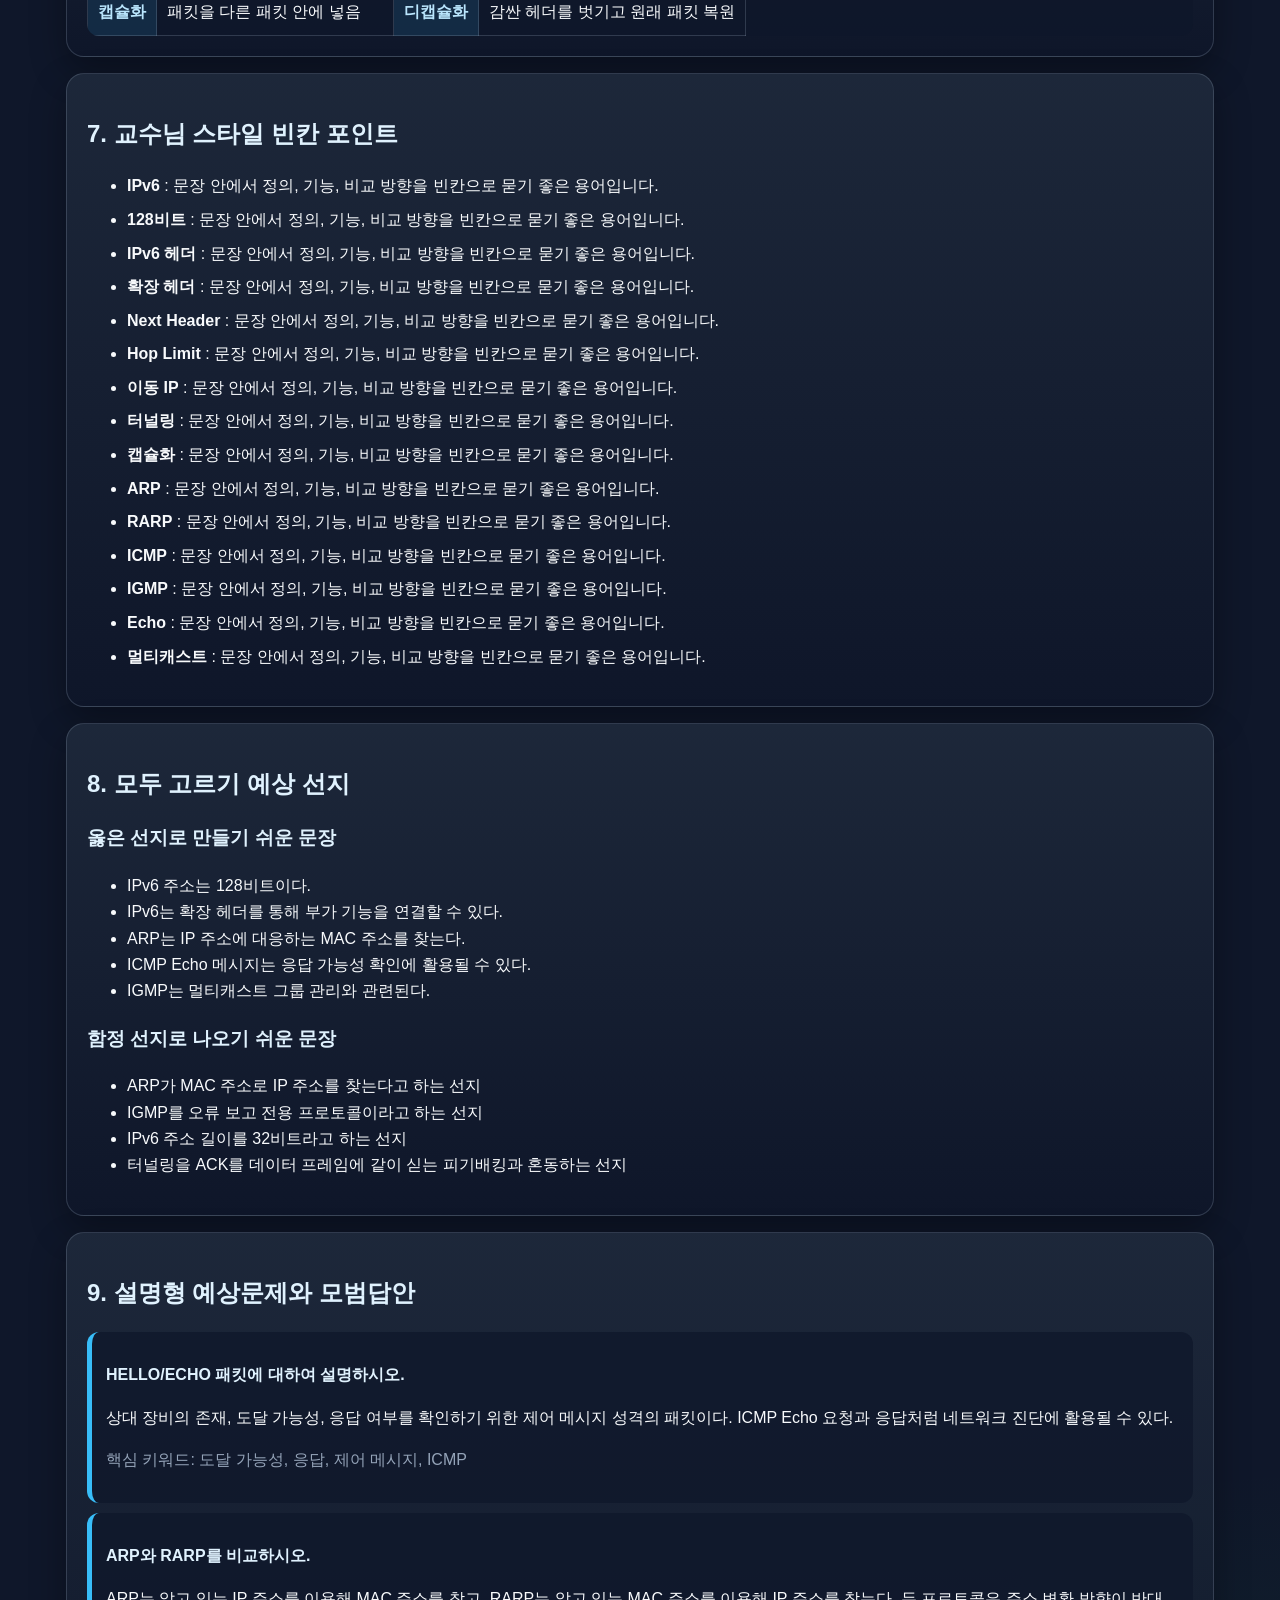
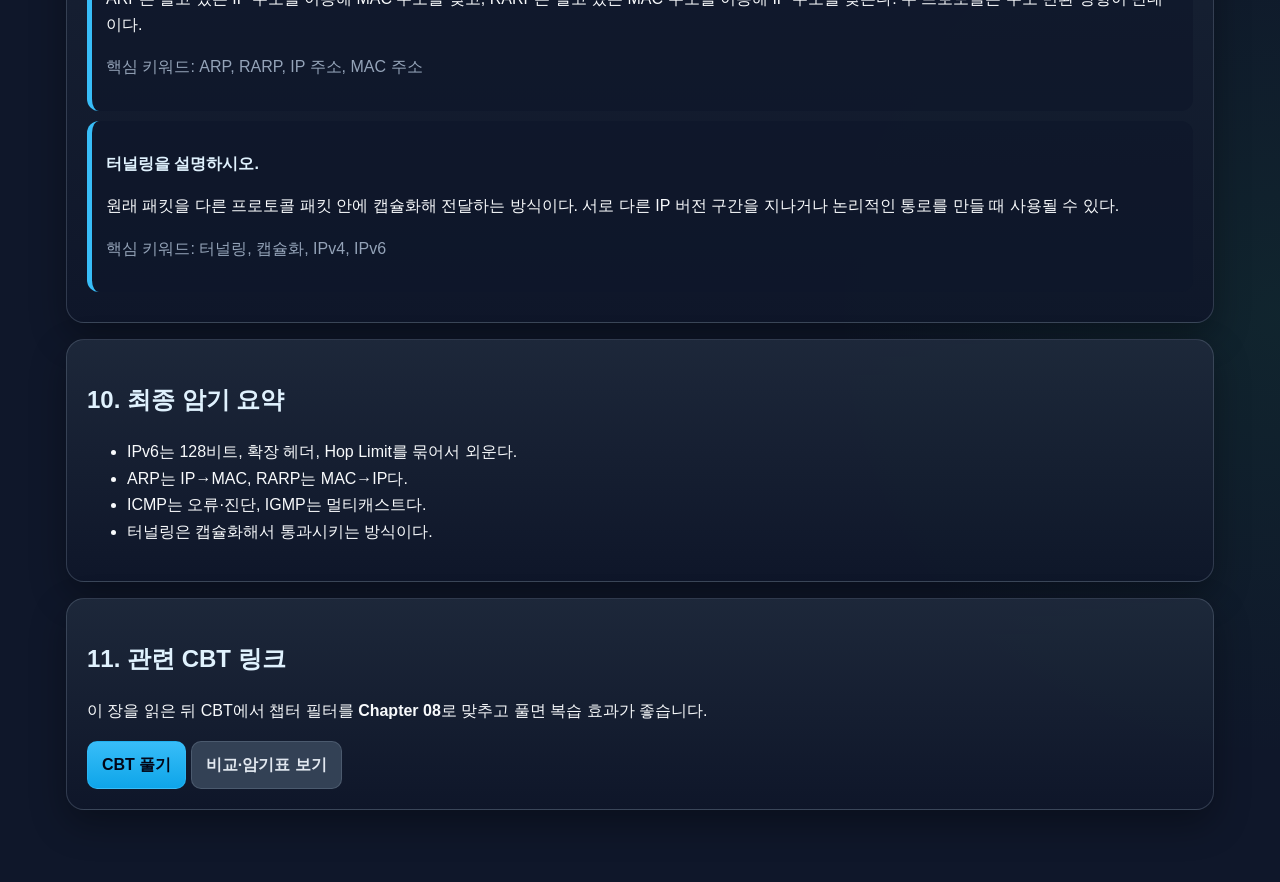
<file: notes/network-final/ch08-network.html>
<!doctype html>
<html lang="ko">
<head>
  <meta charset="utf-8">
  <meta name="viewport" content="width=device-width, initial-scale=1">
  <title>Chapter 08 네트워크 계층 | 컴퓨터네트워크 기말고사</title>
  <link rel="stylesheet" href="../../assets/style.css">
  <style>
    .note-title{margin-bottom:6px} .note-sub{color:#e6f6fb;margin:0}
    .toc{display:grid;grid-template-columns:repeat(auto-fit,minmax(220px,1fr));gap:8px}
    .toc a{display:block;background:rgba(15,23,42,.72);border:1px solid var(--line);border-radius:10px;padding:8px 10px;text-decoration:none}
    .term-table th:first-child{width:170px} .exam-box{background:rgba(15,23,42,.72);border-left:5px solid var(--brand);padding:14px;border-radius:12px;margin:10px 0}
    .mini-title{font-weight:900;color:#e0f2fe} .dense li{margin:.45rem 0} .keyword-line span{margin-bottom:6px}
    @media(max-width:720px){.term-table th:first-child{width:auto}}
  </style>
</head>
<body>
<header class="site-hero"><div class="wrap">
  <h1 class="note-title">Chapter 08 네트워크 계층</h1>
  <p class="note-sub">원문 문장 복사가 아니라 시험 대비용으로 길게 풀어 쓴 상세 재구성 노트입니다.</p>
  <nav class="top-nav"><a class="" href="index.html">요약 홈</a><a class="" href="ch05-mac.html">Ch05</a><a class="" href="ch06-data-link.html">Ch06</a><a class="" href="ch07-ip.html">Ch07</a><a class="active" href="ch08-network.html">Ch08</a><a class="" href="ch09-tcp.html">Ch09</a><a class="" href="ch10-transport.html">Ch10</a><a class="" href="ch11-upper.html">Ch11</a><a class="" href="compare-summary.html">비교·암기표</a><a class="" href="exam-style.html">시험 스타일</a><a href="../../cbt/network_final_mock.html">CBT</a><a href="../../index.html">메인</a></nav>
<div class="auth-widget compact" data-auth-widget></div></div></header>
<main class="wrap">

<section class="notice"><strong>저작권 안내:</strong> 아래 내용은 원문을 복사하지 않고 Chapter 08 범위의 핵심을 상세히 재구성한 학습용 노트입니다.</section>
<section class="card"><h2>목차</h2><div class="toc">
  <a href="#overview">1. 챕터 개요</a><a href="#core">2. 시험 핵심</a><a href="#concepts">3. 핵심 개념 상세</a>
  <a href="#terms">4. 주요 프로토콜/용어</a><a href="#layers">5. 계층별 기능</a><a href="#compare">6. 비교표</a>
  <a href="#blank">7. 빈칸 포인트</a><a href="#select">8. 모두 고르기 선지</a><a href="#explain">9. 설명형 대비</a>
  <a href="#memory">10. 최종 암기</a>
</div></section>
<section id="overview" class="card"><h2>1. 챕터 개요</h2><p>이 장은 IP를 보조하거나 확장하는 네트워크 계층 관련 기술이 많이 나온다. IPv6는 주소와 헤더 구조, ARP/RARP는 주소 변환 방향, ICMP/IGMP는 제어 메시지와 그룹 관리로 구분한다.</p><p>IPv6는 128비트 주소와 단순화된 기본 헤더, 확장 헤더 구조가 핵심이다. IPv4와 비교하는 문제에서 주소 길이, 헤더 구조, 체크섬 처리, 확장성 차이가 자주 묶인다.</p><p>ARP, RARP, ICMP, IGMP는 약어만 외우면 헷갈리기 쉽다. ARP는 IP에서 MAC, RARP는 MAC에서 IP, ICMP는 오류·진단, IGMP는 멀티캐스트 그룹 관리로 짧게 정리한다.</p></section>
<section id="core" class="card"><h2>2. 시험에 나오는 핵심</h2><ul><li>IPv6 주소는 128비트이며 주소 공간이 IPv4보다 훨씬 크다.</li><li>IPv6 기본 헤더는 단순화하고, 부가 기능은 확장 헤더로 연결할 수 있다.</li><li>터널링은 한 프로토콜 패킷을 다른 프로토콜 패킷 안에 캡슐화해 전달한다.</li><li>ARP는 IP 주소로 MAC 주소를 찾고, RARP는 MAC 주소로 IP 주소를 찾는다.</li><li>ICMP는 오류 보고와 진단 메시지, IGMP는 멀티캐스트 그룹 관리에 사용된다.</li><li>이동 IP는 이동 노드가 네트워크 위치를 바꾸어도 통신을 유지하는 개념과 관련된다.</li></ul></section>
<section id="concepts" class="card"><h2>3. 핵심 개념 상세 설명</h2><table class="term-table"><tbody><tr><th>IPv6</th><td>128비트 주소를 사용하는 IP 버전이다. 큰 주소 공간, 단순화된 기본 헤더, 확장 헤더, 자동 설정, 이동성 지원과 연결해 정리한다.</td></tr><tr><th>IPv6 주소</th><td>16비트 단위의 16진수 블록으로 표현한다. 0 압축 표기와 연속된 0 블록 생략 규칙이 출제될 수 있다.</td></tr><tr><th>IPv6 기본 헤더</th><td>Version, Traffic Class, Flow Label, Payload Length, Next Header, Hop Limit, Source Address, Destination Address 등을 포함한다.</td></tr><tr><th>확장 헤더</th><td>IPv6에서 선택 기능을 기본 헤더 밖으로 분리해 필요한 경우에만 연결하는 구조이다. Next Header 필드와 함께 이해한다.</td></tr><tr><th>이동 IP</th><td>노드가 다른 네트워크로 이동해도 기존 통신 관계를 유지하도록 지원하는 개념이다. 홈 주소, 임시 주소, 에이전트 개념과 연결될 수 있다.</td></tr><tr><th>터널링</th><td>원래 패킷을 다른 패킷의 데이터처럼 감싸 전달하는 방식이다. IPv6 over IPv4 같은 전환 구간이나 가상 경로 구성에서 설명된다.</td></tr><tr><th>IP 터널링</th><td>IP 패킷을 다시 IP 패킷 안에 넣어 전달하는 방식이다. 캡슐화와 디캡슐화를 함께 외운다.</td></tr><tr><th>ARP</th><td>같은 링크에서 IP 주소에 해당하는 MAC 주소를 알아내기 위한 프로토콜이다. ARP 요청은 브로드캐스트 성격으로 설명되는 경우가 많다.</td></tr><tr><th>ARP 캐시</th><td>한 번 확인한 IP-MAC 대응 정보를 일정 시간 저장해 반복 요청을 줄이는 표이다.</td></tr><tr><th>RARP</th><td>MAC 주소를 이용해 IP 주소를 알아내는 방향으로 설명된다. ARP와 방향 비교가 시험 포인트다.</td></tr><tr><th>ICMP</th><td>IP 전달 중 오류 상황을 알리거나 진단 메시지를 전달하는 제어 메시지 프로토콜이다. Echo Request/Reply, Destination Unreachable, Time Exceeded가 대표적이다.</td></tr><tr><th>HELLO/ECHO</th><td>상대 호스트의 존재나 응답 가능성을 확인하는 제어 메시지 성격으로 정리한다. 시험에서는 도달 가능성, 응답 확인, ICMP 키워드를 포함한다.</td></tr><tr><th>IGMP</th><td>호스트와 라우터 사이에서 멀티캐스트 그룹 가입 정보를 관리하는 프로토콜이다. ICMP와 목적이 다르다.</td></tr><tr><th>멀티캐스트</th><td>하나의 송신자가 특정 그룹에 속한 여러 수신자에게 데이터를 보내는 방식이다. IGMP는 이 그룹 관리와 연결된다.</td></tr></tbody></table></section>
<section id="terms" class="card"><h2>4. 주요 프로토콜/용어 정리</h2><p class="keyword-line"><span class="badge">IPv6</span><span class="badge">128비트</span><span class="badge">IPv6 헤더</span><span class="badge">확장 헤더</span><span class="badge">Next Header</span><span class="badge">Hop Limit</span><span class="badge">이동 IP</span><span class="badge">터널링</span><span class="badge">캡슐화</span><span class="badge">ARP</span><span class="badge">RARP</span><span class="badge">ICMP</span><span class="badge">IGMP</span><span class="badge">Echo</span><span class="badge">멀티캐스트</span></p><p class="muted">위 용어는 빈칸형, 단답형, 모두 고르기형의 핵심 후보입니다.</p></section>
<section id="layers" class="card"><h2>5. 계층별 기능 정리</h2><table><tbody><tr><th>IPv6와 IP</th><td>IPv6는 네트워크 계층 주소와 패킷 전달 체계를 확장한 IP 버전이다.</td></tr><tr><th>ARP와 데이터 링크</th><td>ARP는 IP 주소를 실제 링크 전달에 필요한 MAC 주소와 연결한다.</td></tr><tr><th>ICMP/IGMP의 위치</th><td>IP 동작을 보조하는 제어 프로토콜로, 일반 데이터 전달보다 오류·진단·그룹 관리에 초점이 있다.</td></tr></tbody></table></section>
<section id="compare" class="card"><h2>6. 헷갈리는 비교표</h2><table><tbody><tr><th>IPv4</th><td>32비트 주소, 헤더 체크섬 존재</td><th>IPv6</th><td>128비트 주소, 확장 헤더 활용</td></tr><tr><th>ARP</th><td>IP 주소 → MAC 주소</td><th>RARP</th><td>MAC 주소 → IP 주소</td></tr><tr><th>ICMP</th><td>오류 보고와 진단 제어 메시지</td><th>IGMP</th><td>멀티캐스트 그룹 관리</td></tr><tr><th>캡슐화</th><td>패킷을 다른 패킷 안에 넣음</td><th>디캡슐화</th><td>감싼 헤더를 벗기고 원래 패킷 복원</td></tr></tbody></table></section>
<section id="blank" class="card"><h2>7. 교수님 스타일 빈칸 포인트</h2><ul class="dense"><li><strong>IPv6</strong> : 문장 안에서 정의, 기능, 비교 방향을 빈칸으로 묻기 좋은 용어입니다.</li><li><strong>128비트</strong> : 문장 안에서 정의, 기능, 비교 방향을 빈칸으로 묻기 좋은 용어입니다.</li><li><strong>IPv6 헤더</strong> : 문장 안에서 정의, 기능, 비교 방향을 빈칸으로 묻기 좋은 용어입니다.</li><li><strong>확장 헤더</strong> : 문장 안에서 정의, 기능, 비교 방향을 빈칸으로 묻기 좋은 용어입니다.</li><li><strong>Next Header</strong> : 문장 안에서 정의, 기능, 비교 방향을 빈칸으로 묻기 좋은 용어입니다.</li><li><strong>Hop Limit</strong> : 문장 안에서 정의, 기능, 비교 방향을 빈칸으로 묻기 좋은 용어입니다.</li><li><strong>이동 IP</strong> : 문장 안에서 정의, 기능, 비교 방향을 빈칸으로 묻기 좋은 용어입니다.</li><li><strong>터널링</strong> : 문장 안에서 정의, 기능, 비교 방향을 빈칸으로 묻기 좋은 용어입니다.</li><li><strong>캡슐화</strong> : 문장 안에서 정의, 기능, 비교 방향을 빈칸으로 묻기 좋은 용어입니다.</li><li><strong>ARP</strong> : 문장 안에서 정의, 기능, 비교 방향을 빈칸으로 묻기 좋은 용어입니다.</li><li><strong>RARP</strong> : 문장 안에서 정의, 기능, 비교 방향을 빈칸으로 묻기 좋은 용어입니다.</li><li><strong>ICMP</strong> : 문장 안에서 정의, 기능, 비교 방향을 빈칸으로 묻기 좋은 용어입니다.</li><li><strong>IGMP</strong> : 문장 안에서 정의, 기능, 비교 방향을 빈칸으로 묻기 좋은 용어입니다.</li><li><strong>Echo</strong> : 문장 안에서 정의, 기능, 비교 방향을 빈칸으로 묻기 좋은 용어입니다.</li><li><strong>멀티캐스트</strong> : 문장 안에서 정의, 기능, 비교 방향을 빈칸으로 묻기 좋은 용어입니다.</li></ul></section>
<section id="select" class="card"><h2>8. 모두 고르기 예상 선지</h2><h3>옳은 선지로 만들기 쉬운 문장</h3><ul><li>IPv6 주소는 128비트이다.</li><li>IPv6는 확장 헤더를 통해 부가 기능을 연결할 수 있다.</li><li>ARP는 IP 주소에 대응하는 MAC 주소를 찾는다.</li><li>ICMP Echo 메시지는 응답 가능성 확인에 활용될 수 있다.</li><li>IGMP는 멀티캐스트 그룹 관리와 관련된다.</li></ul><h3>함정 선지로 나오기 쉬운 문장</h3><ul><li>ARP가 MAC 주소로 IP 주소를 찾는다고 하는 선지</li><li>IGMP를 오류 보고 전용 프로토콜이라고 하는 선지</li><li>IPv6 주소 길이를 32비트라고 하는 선지</li><li>터널링을 ACK를 데이터 프레임에 같이 싣는 피기배킹과 혼동하는 선지</li></ul></section>
<section id="explain" class="card"><h2>9. 설명형 예상문제와 모범답안</h2><div class="exam-box"><p class="mini-title">HELLO/ECHO 패킷에 대하여 설명하시오.</p><p>상대 장비의 존재, 도달 가능성, 응답 여부를 확인하기 위한 제어 메시지 성격의 패킷이다. ICMP Echo 요청과 응답처럼 네트워크 진단에 활용될 수 있다.</p><p class="muted">핵심 키워드: 도달 가능성, 응답, 제어 메시지, ICMP</p></div><div class="exam-box"><p class="mini-title">ARP와 RARP를 비교하시오.</p><p>ARP는 알고 있는 IP 주소를 이용해 MAC 주소를 찾고, RARP는 알고 있는 MAC 주소를 이용해 IP 주소를 찾는다. 두 프로토콜은 주소 변환 방향이 반대이다.</p><p class="muted">핵심 키워드: ARP, RARP, IP 주소, MAC 주소</p></div><div class="exam-box"><p class="mini-title">터널링을 설명하시오.</p><p>원래 패킷을 다른 프로토콜 패킷 안에 캡슐화해 전달하는 방식이다. 서로 다른 IP 버전 구간을 지나거나 논리적인 통로를 만들 때 사용될 수 있다.</p><p class="muted">핵심 키워드: 터널링, 캡슐화, IPv4, IPv6</p></div></section>
<section id="memory" class="card"><h2>10. 최종 암기 요약</h2><ul><li>IPv6는 128비트, 확장 헤더, Hop Limit를 묶어서 외운다.</li><li>ARP는 IP→MAC, RARP는 MAC→IP다.</li><li>ICMP는 오류·진단, IGMP는 멀티캐스트다.</li><li>터널링은 캡슐화해서 통과시키는 방식이다.</li></ul></section>
<section class="card"><h2>11. 관련 CBT 링크</h2><p>이 장을 읽은 뒤 CBT에서 챕터 필터를 <strong>Chapter 08</strong>로 맞추고 풀면 복습 효과가 좋습니다.</p><a class="btn" href="../../cbt/network_final_mock.html">CBT 풀기</a> <a class="btn secondary" href="compare-summary.html">비교·암기표 보기</a></section>

</main>
<script src="../../assets/auth.js"></script>
<script src="../../assets/storage.js"></script>
</body>
</html>
</file>
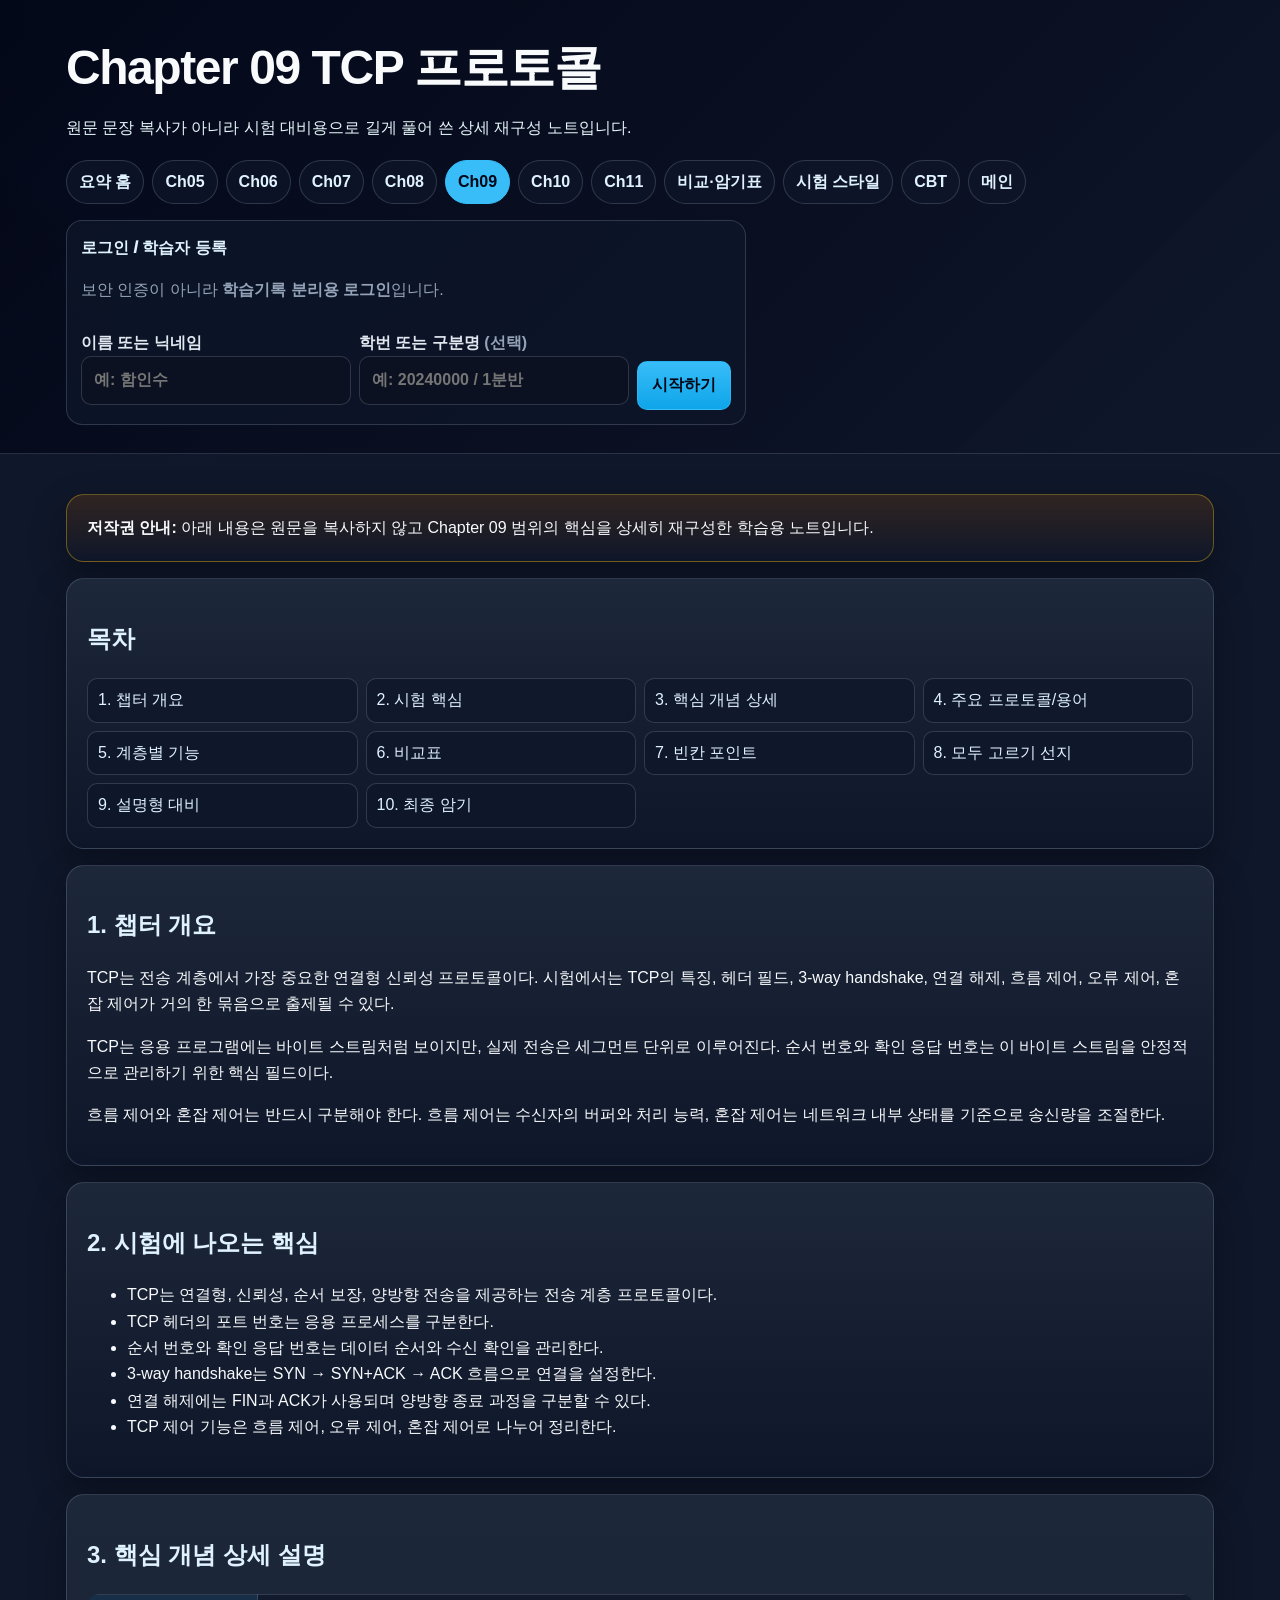
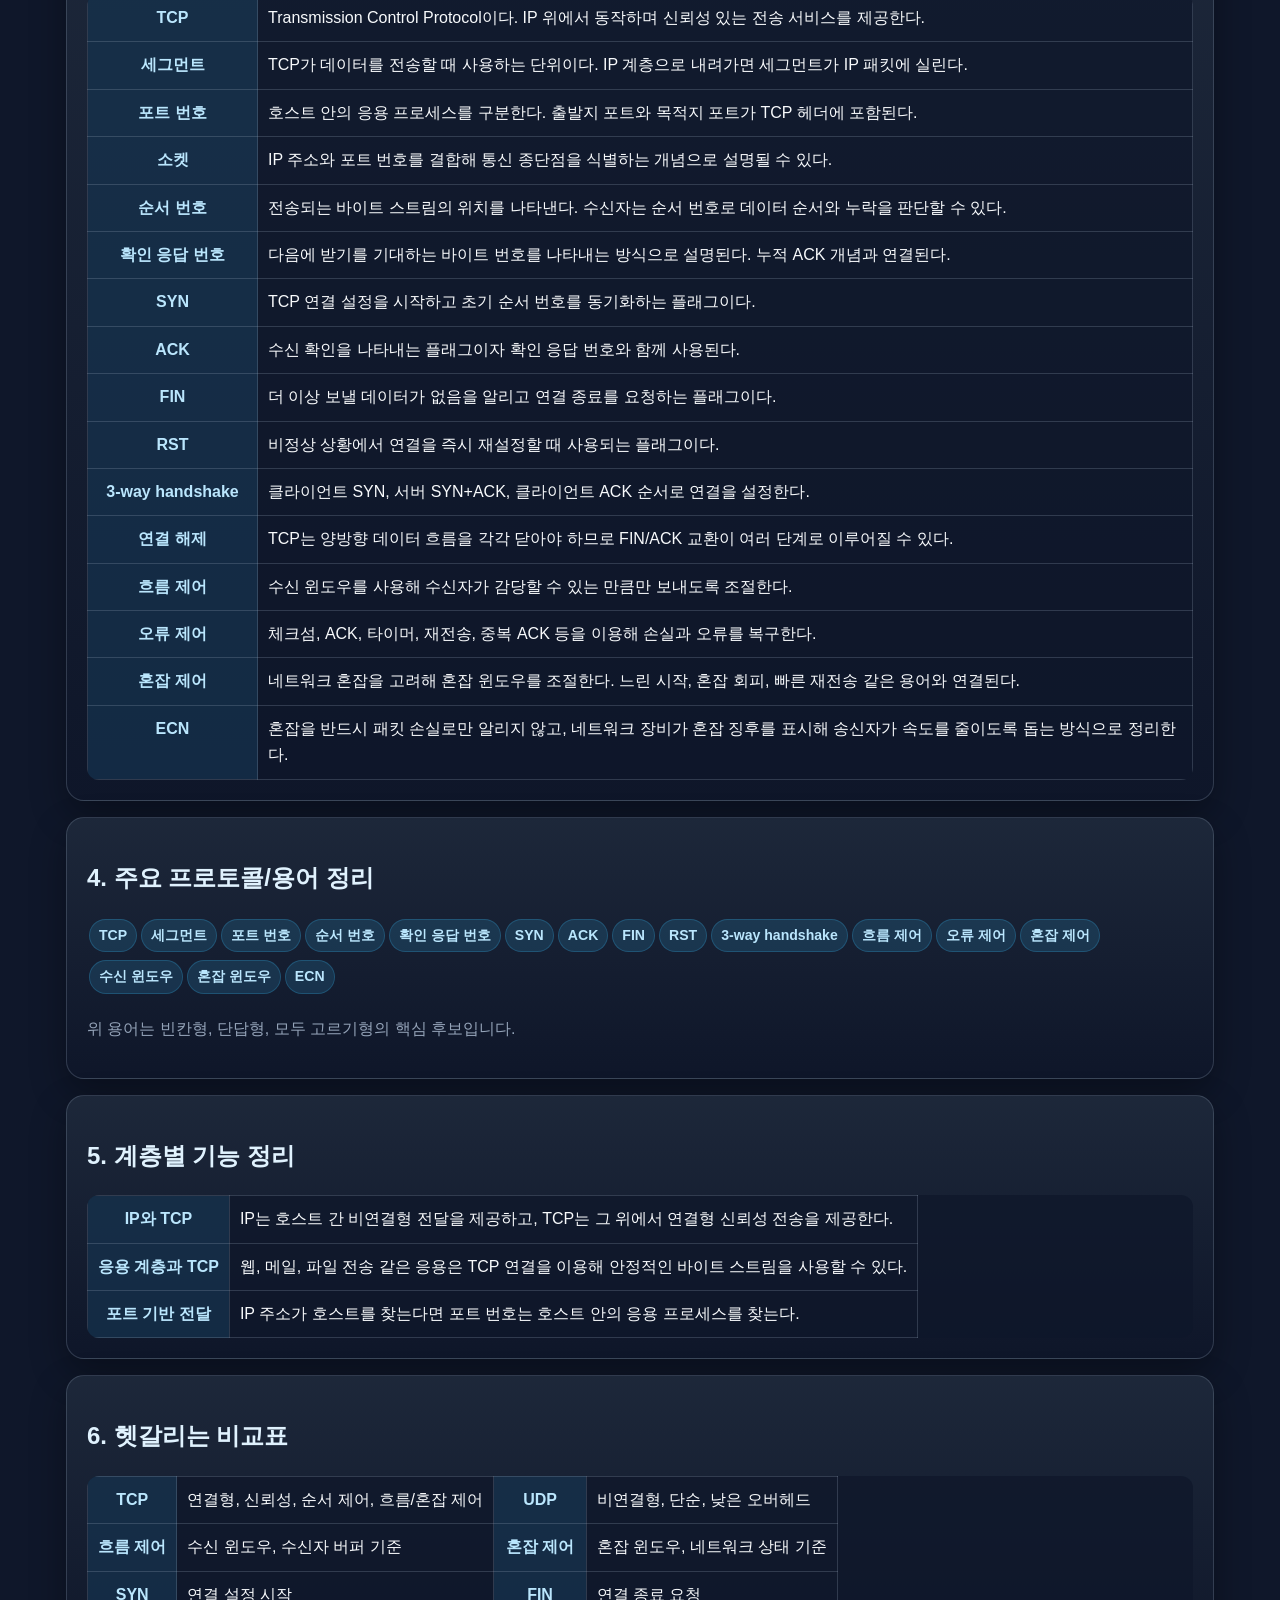
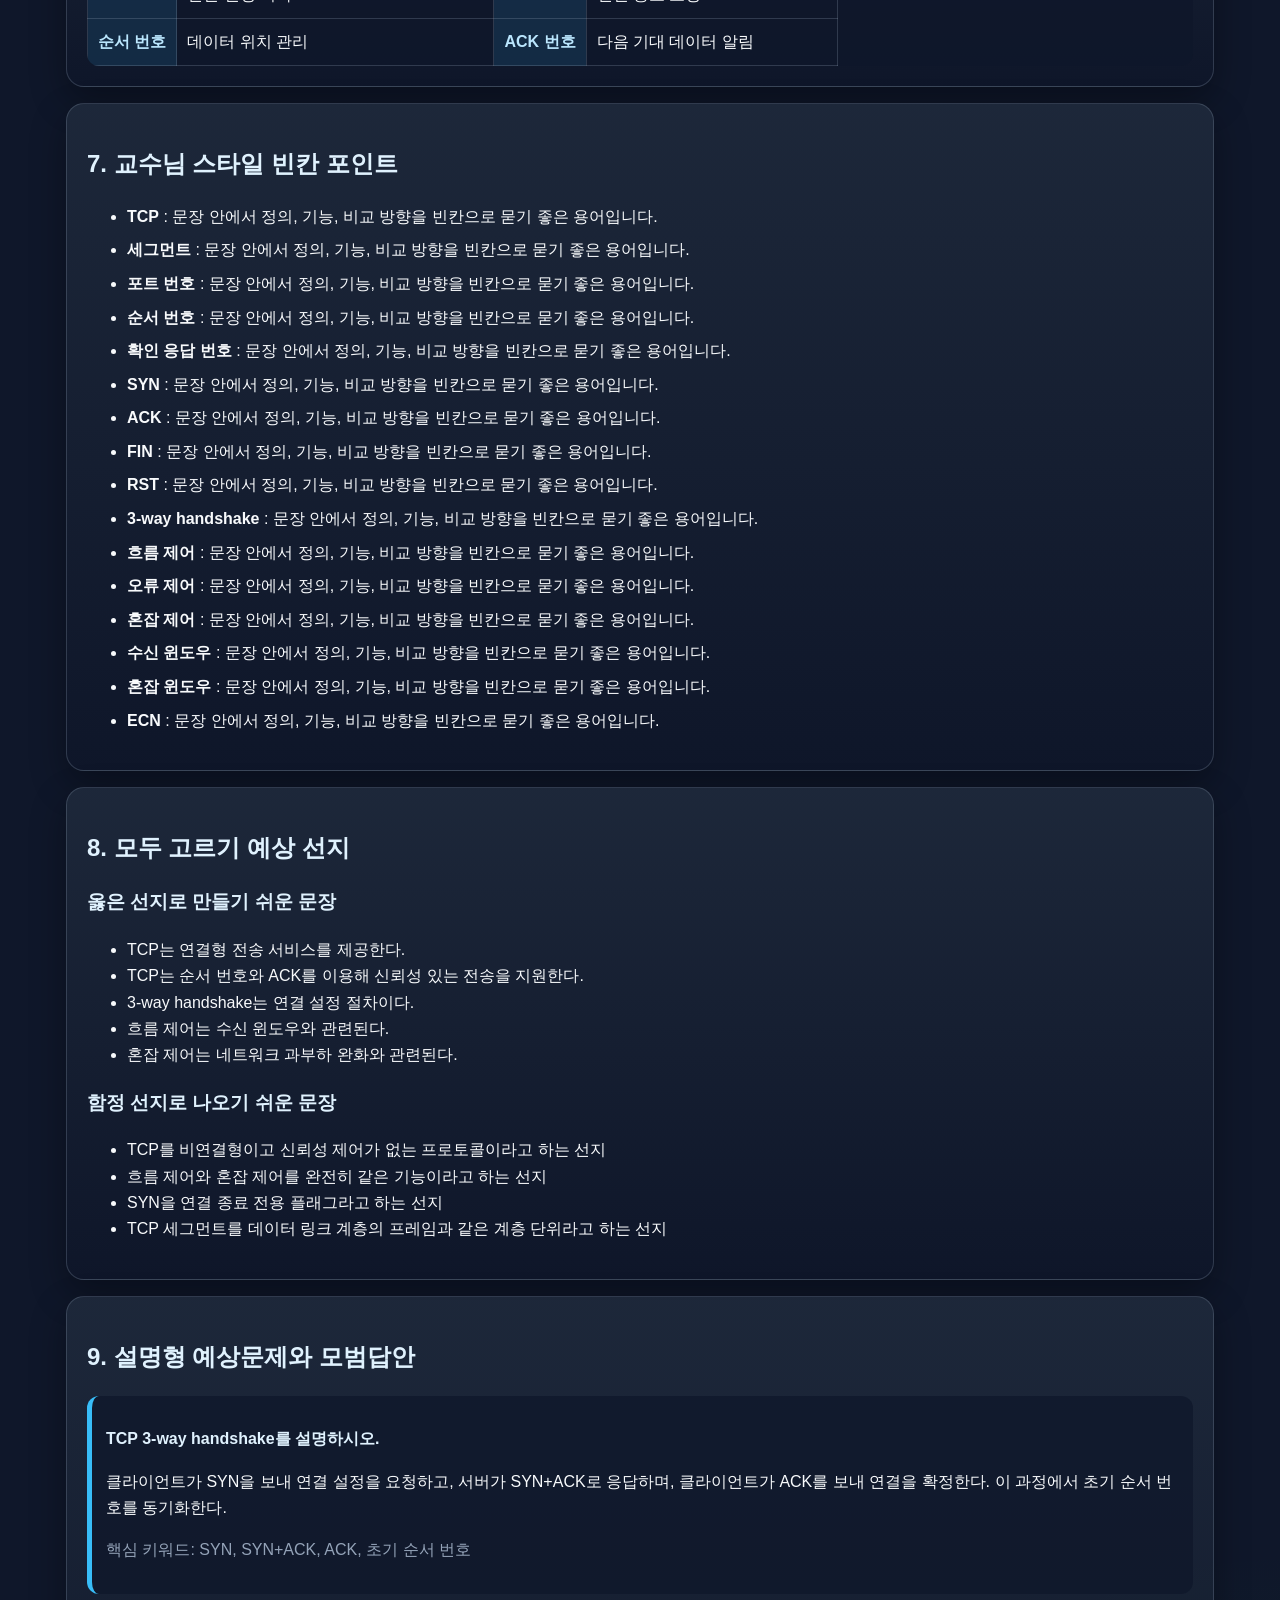
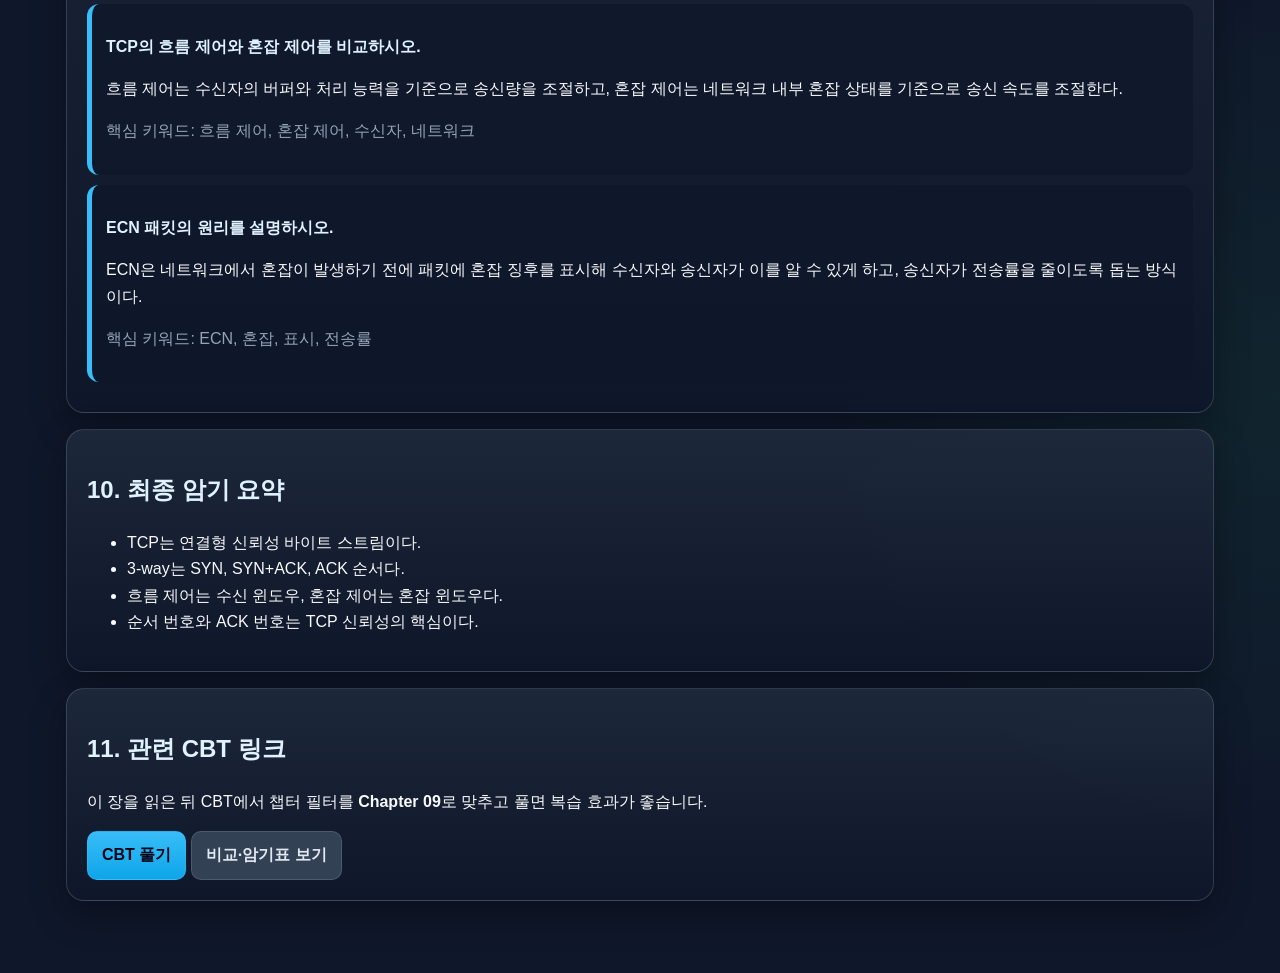
<file: notes/network-final/ch09-tcp.html>
<!doctype html>
<html lang="ko">
<head>
  <meta charset="utf-8">
  <meta name="viewport" content="width=device-width, initial-scale=1">
  <title>Chapter 09 TCP 프로토콜 | 컴퓨터네트워크 기말고사</title>
  <link rel="stylesheet" href="../../assets/style.css">
  <style>
    .note-title{margin-bottom:6px} .note-sub{color:#e6f6fb;margin:0}
    .toc{display:grid;grid-template-columns:repeat(auto-fit,minmax(220px,1fr));gap:8px}
    .toc a{display:block;background:rgba(15,23,42,.72);border:1px solid var(--line);border-radius:10px;padding:8px 10px;text-decoration:none}
    .term-table th:first-child{width:170px} .exam-box{background:rgba(15,23,42,.72);border-left:5px solid var(--brand);padding:14px;border-radius:12px;margin:10px 0}
    .mini-title{font-weight:900;color:#e0f2fe} .dense li{margin:.45rem 0} .keyword-line span{margin-bottom:6px}
    @media(max-width:720px){.term-table th:first-child{width:auto}}
  </style>
</head>
<body>
<header class="site-hero"><div class="wrap">
  <h1 class="note-title">Chapter 09 TCP 프로토콜</h1>
  <p class="note-sub">원문 문장 복사가 아니라 시험 대비용으로 길게 풀어 쓴 상세 재구성 노트입니다.</p>
  <nav class="top-nav"><a class="" href="index.html">요약 홈</a><a class="" href="ch05-mac.html">Ch05</a><a class="" href="ch06-data-link.html">Ch06</a><a class="" href="ch07-ip.html">Ch07</a><a class="" href="ch08-network.html">Ch08</a><a class="active" href="ch09-tcp.html">Ch09</a><a class="" href="ch10-transport.html">Ch10</a><a class="" href="ch11-upper.html">Ch11</a><a class="" href="compare-summary.html">비교·암기표</a><a class="" href="exam-style.html">시험 스타일</a><a href="../../cbt/network_final_mock.html">CBT</a><a href="../../index.html">메인</a></nav>
<div class="auth-widget compact" data-auth-widget></div></div></header>
<main class="wrap">

<section class="notice"><strong>저작권 안내:</strong> 아래 내용은 원문을 복사하지 않고 Chapter 09 범위의 핵심을 상세히 재구성한 학습용 노트입니다.</section>
<section class="card"><h2>목차</h2><div class="toc">
  <a href="#overview">1. 챕터 개요</a><a href="#core">2. 시험 핵심</a><a href="#concepts">3. 핵심 개념 상세</a>
  <a href="#terms">4. 주요 프로토콜/용어</a><a href="#layers">5. 계층별 기능</a><a href="#compare">6. 비교표</a>
  <a href="#blank">7. 빈칸 포인트</a><a href="#select">8. 모두 고르기 선지</a><a href="#explain">9. 설명형 대비</a>
  <a href="#memory">10. 최종 암기</a>
</div></section>
<section id="overview" class="card"><h2>1. 챕터 개요</h2><p>TCP는 전송 계층에서 가장 중요한 연결형 신뢰성 프로토콜이다. 시험에서는 TCP의 특징, 헤더 필드, 3-way handshake, 연결 해제, 흐름 제어, 오류 제어, 혼잡 제어가 거의 한 묶음으로 출제될 수 있다.</p><p>TCP는 응용 프로그램에는 바이트 스트림처럼 보이지만, 실제 전송은 세그먼트 단위로 이루어진다. 순서 번호와 확인 응답 번호는 이 바이트 스트림을 안정적으로 관리하기 위한 핵심 필드이다.</p><p>흐름 제어와 혼잡 제어는 반드시 구분해야 한다. 흐름 제어는 수신자의 버퍼와 처리 능력, 혼잡 제어는 네트워크 내부 상태를 기준으로 송신량을 조절한다.</p></section>
<section id="core" class="card"><h2>2. 시험에 나오는 핵심</h2><ul><li>TCP는 연결형, 신뢰성, 순서 보장, 양방향 전송을 제공하는 전송 계층 프로토콜이다.</li><li>TCP 헤더의 포트 번호는 응용 프로세스를 구분한다.</li><li>순서 번호와 확인 응답 번호는 데이터 순서와 수신 확인을 관리한다.</li><li>3-way handshake는 SYN → SYN+ACK → ACK 흐름으로 연결을 설정한다.</li><li>연결 해제에는 FIN과 ACK가 사용되며 양방향 종료 과정을 구분할 수 있다.</li><li>TCP 제어 기능은 흐름 제어, 오류 제어, 혼잡 제어로 나누어 정리한다.</li></ul></section>
<section id="concepts" class="card"><h2>3. 핵심 개념 상세 설명</h2><table class="term-table"><tbody><tr><th>TCP</th><td>Transmission Control Protocol이다. IP 위에서 동작하며 신뢰성 있는 전송 서비스를 제공한다.</td></tr><tr><th>세그먼트</th><td>TCP가 데이터를 전송할 때 사용하는 단위이다. IP 계층으로 내려가면 세그먼트가 IP 패킷에 실린다.</td></tr><tr><th>포트 번호</th><td>호스트 안의 응용 프로세스를 구분한다. 출발지 포트와 목적지 포트가 TCP 헤더에 포함된다.</td></tr><tr><th>소켓</th><td>IP 주소와 포트 번호를 결합해 통신 종단점을 식별하는 개념으로 설명될 수 있다.</td></tr><tr><th>순서 번호</th><td>전송되는 바이트 스트림의 위치를 나타낸다. 수신자는 순서 번호로 데이터 순서와 누락을 판단할 수 있다.</td></tr><tr><th>확인 응답 번호</th><td>다음에 받기를 기대하는 바이트 번호를 나타내는 방식으로 설명된다. 누적 ACK 개념과 연결된다.</td></tr><tr><th>SYN</th><td>TCP 연결 설정을 시작하고 초기 순서 번호를 동기화하는 플래그이다.</td></tr><tr><th>ACK</th><td>수신 확인을 나타내는 플래그이자 확인 응답 번호와 함께 사용된다.</td></tr><tr><th>FIN</th><td>더 이상 보낼 데이터가 없음을 알리고 연결 종료를 요청하는 플래그이다.</td></tr><tr><th>RST</th><td>비정상 상황에서 연결을 즉시 재설정할 때 사용되는 플래그이다.</td></tr><tr><th>3-way handshake</th><td>클라이언트 SYN, 서버 SYN+ACK, 클라이언트 ACK 순서로 연결을 설정한다.</td></tr><tr><th>연결 해제</th><td>TCP는 양방향 데이터 흐름을 각각 닫아야 하므로 FIN/ACK 교환이 여러 단계로 이루어질 수 있다.</td></tr><tr><th>흐름 제어</th><td>수신 윈도우를 사용해 수신자가 감당할 수 있는 만큼만 보내도록 조절한다.</td></tr><tr><th>오류 제어</th><td>체크섬, ACK, 타이머, 재전송, 중복 ACK 등을 이용해 손실과 오류를 복구한다.</td></tr><tr><th>혼잡 제어</th><td>네트워크 혼잡을 고려해 혼잡 윈도우를 조절한다. 느린 시작, 혼잡 회피, 빠른 재전송 같은 용어와 연결된다.</td></tr><tr><th>ECN</th><td>혼잡을 반드시 패킷 손실로만 알리지 않고, 네트워크 장비가 혼잡 징후를 표시해 송신자가 속도를 줄이도록 돕는 방식으로 정리한다.</td></tr></tbody></table></section>
<section id="terms" class="card"><h2>4. 주요 프로토콜/용어 정리</h2><p class="keyword-line"><span class="badge">TCP</span><span class="badge">세그먼트</span><span class="badge">포트 번호</span><span class="badge">순서 번호</span><span class="badge">확인 응답 번호</span><span class="badge">SYN</span><span class="badge">ACK</span><span class="badge">FIN</span><span class="badge">RST</span><span class="badge">3-way handshake</span><span class="badge">흐름 제어</span><span class="badge">오류 제어</span><span class="badge">혼잡 제어</span><span class="badge">수신 윈도우</span><span class="badge">혼잡 윈도우</span><span class="badge">ECN</span></p><p class="muted">위 용어는 빈칸형, 단답형, 모두 고르기형의 핵심 후보입니다.</p></section>
<section id="layers" class="card"><h2>5. 계층별 기능 정리</h2><table><tbody><tr><th>IP와 TCP</th><td>IP는 호스트 간 비연결형 전달을 제공하고, TCP는 그 위에서 연결형 신뢰성 전송을 제공한다.</td></tr><tr><th>응용 계층과 TCP</th><td>웹, 메일, 파일 전송 같은 응용은 TCP 연결을 이용해 안정적인 바이트 스트림을 사용할 수 있다.</td></tr><tr><th>포트 기반 전달</th><td>IP 주소가 호스트를 찾는다면 포트 번호는 호스트 안의 응용 프로세스를 찾는다.</td></tr></tbody></table></section>
<section id="compare" class="card"><h2>6. 헷갈리는 비교표</h2><table><tbody><tr><th>TCP</th><td>연결형, 신뢰성, 순서 제어, 흐름/혼잡 제어</td><th>UDP</th><td>비연결형, 단순, 낮은 오버헤드</td></tr><tr><th>흐름 제어</th><td>수신 윈도우, 수신자 버퍼 기준</td><th>혼잡 제어</th><td>혼잡 윈도우, 네트워크 상태 기준</td></tr><tr><th>SYN</th><td>연결 설정 시작</td><th>FIN</th><td>연결 종료 요청</td></tr><tr><th>순서 번호</th><td>데이터 위치 관리</td><th>ACK 번호</th><td>다음 기대 데이터 알림</td></tr></tbody></table></section>
<section id="blank" class="card"><h2>7. 교수님 스타일 빈칸 포인트</h2><ul class="dense"><li><strong>TCP</strong> : 문장 안에서 정의, 기능, 비교 방향을 빈칸으로 묻기 좋은 용어입니다.</li><li><strong>세그먼트</strong> : 문장 안에서 정의, 기능, 비교 방향을 빈칸으로 묻기 좋은 용어입니다.</li><li><strong>포트 번호</strong> : 문장 안에서 정의, 기능, 비교 방향을 빈칸으로 묻기 좋은 용어입니다.</li><li><strong>순서 번호</strong> : 문장 안에서 정의, 기능, 비교 방향을 빈칸으로 묻기 좋은 용어입니다.</li><li><strong>확인 응답 번호</strong> : 문장 안에서 정의, 기능, 비교 방향을 빈칸으로 묻기 좋은 용어입니다.</li><li><strong>SYN</strong> : 문장 안에서 정의, 기능, 비교 방향을 빈칸으로 묻기 좋은 용어입니다.</li><li><strong>ACK</strong> : 문장 안에서 정의, 기능, 비교 방향을 빈칸으로 묻기 좋은 용어입니다.</li><li><strong>FIN</strong> : 문장 안에서 정의, 기능, 비교 방향을 빈칸으로 묻기 좋은 용어입니다.</li><li><strong>RST</strong> : 문장 안에서 정의, 기능, 비교 방향을 빈칸으로 묻기 좋은 용어입니다.</li><li><strong>3-way handshake</strong> : 문장 안에서 정의, 기능, 비교 방향을 빈칸으로 묻기 좋은 용어입니다.</li><li><strong>흐름 제어</strong> : 문장 안에서 정의, 기능, 비교 방향을 빈칸으로 묻기 좋은 용어입니다.</li><li><strong>오류 제어</strong> : 문장 안에서 정의, 기능, 비교 방향을 빈칸으로 묻기 좋은 용어입니다.</li><li><strong>혼잡 제어</strong> : 문장 안에서 정의, 기능, 비교 방향을 빈칸으로 묻기 좋은 용어입니다.</li><li><strong>수신 윈도우</strong> : 문장 안에서 정의, 기능, 비교 방향을 빈칸으로 묻기 좋은 용어입니다.</li><li><strong>혼잡 윈도우</strong> : 문장 안에서 정의, 기능, 비교 방향을 빈칸으로 묻기 좋은 용어입니다.</li><li><strong>ECN</strong> : 문장 안에서 정의, 기능, 비교 방향을 빈칸으로 묻기 좋은 용어입니다.</li></ul></section>
<section id="select" class="card"><h2>8. 모두 고르기 예상 선지</h2><h3>옳은 선지로 만들기 쉬운 문장</h3><ul><li>TCP는 연결형 전송 서비스를 제공한다.</li><li>TCP는 순서 번호와 ACK를 이용해 신뢰성 있는 전송을 지원한다.</li><li>3-way handshake는 연결 설정 절차이다.</li><li>흐름 제어는 수신 윈도우와 관련된다.</li><li>혼잡 제어는 네트워크 과부하 완화와 관련된다.</li></ul><h3>함정 선지로 나오기 쉬운 문장</h3><ul><li>TCP를 비연결형이고 신뢰성 제어가 없는 프로토콜이라고 하는 선지</li><li>흐름 제어와 혼잡 제어를 완전히 같은 기능이라고 하는 선지</li><li>SYN을 연결 종료 전용 플래그라고 하는 선지</li><li>TCP 세그먼트를 데이터 링크 계층의 프레임과 같은 계층 단위라고 하는 선지</li></ul></section>
<section id="explain" class="card"><h2>9. 설명형 예상문제와 모범답안</h2><div class="exam-box"><p class="mini-title">TCP 3-way handshake를 설명하시오.</p><p>클라이언트가 SYN을 보내 연결 설정을 요청하고, 서버가 SYN+ACK로 응답하며, 클라이언트가 ACK를 보내 연결을 확정한다. 이 과정에서 초기 순서 번호를 동기화한다.</p><p class="muted">핵심 키워드: SYN, SYN+ACK, ACK, 초기 순서 번호</p></div><div class="exam-box"><p class="mini-title">TCP의 흐름 제어와 혼잡 제어를 비교하시오.</p><p>흐름 제어는 수신자의 버퍼와 처리 능력을 기준으로 송신량을 조절하고, 혼잡 제어는 네트워크 내부 혼잡 상태를 기준으로 송신 속도를 조절한다.</p><p class="muted">핵심 키워드: 흐름 제어, 혼잡 제어, 수신자, 네트워크</p></div><div class="exam-box"><p class="mini-title">ECN 패킷의 원리를 설명하시오.</p><p>ECN은 네트워크에서 혼잡이 발생하기 전에 패킷에 혼잡 징후를 표시해 수신자와 송신자가 이를 알 수 있게 하고, 송신자가 전송률을 줄이도록 돕는 방식이다.</p><p class="muted">핵심 키워드: ECN, 혼잡, 표시, 전송률</p></div></section>
<section id="memory" class="card"><h2>10. 최종 암기 요약</h2><ul><li>TCP는 연결형 신뢰성 바이트 스트림이다.</li><li>3-way는 SYN, SYN+ACK, ACK 순서다.</li><li>흐름 제어는 수신 윈도우, 혼잡 제어는 혼잡 윈도우다.</li><li>순서 번호와 ACK 번호는 TCP 신뢰성의 핵심이다.</li></ul></section>
<section class="card"><h2>11. 관련 CBT 링크</h2><p>이 장을 읽은 뒤 CBT에서 챕터 필터를 <strong>Chapter 09</strong>로 맞추고 풀면 복습 효과가 좋습니다.</p><a class="btn" href="../../cbt/network_final_mock.html">CBT 풀기</a> <a class="btn secondary" href="compare-summary.html">비교·암기표 보기</a></section>

</main>
<script src="../../assets/auth.js"></script>
<script src="../../assets/storage.js"></script>
</body>
</html>
</file>
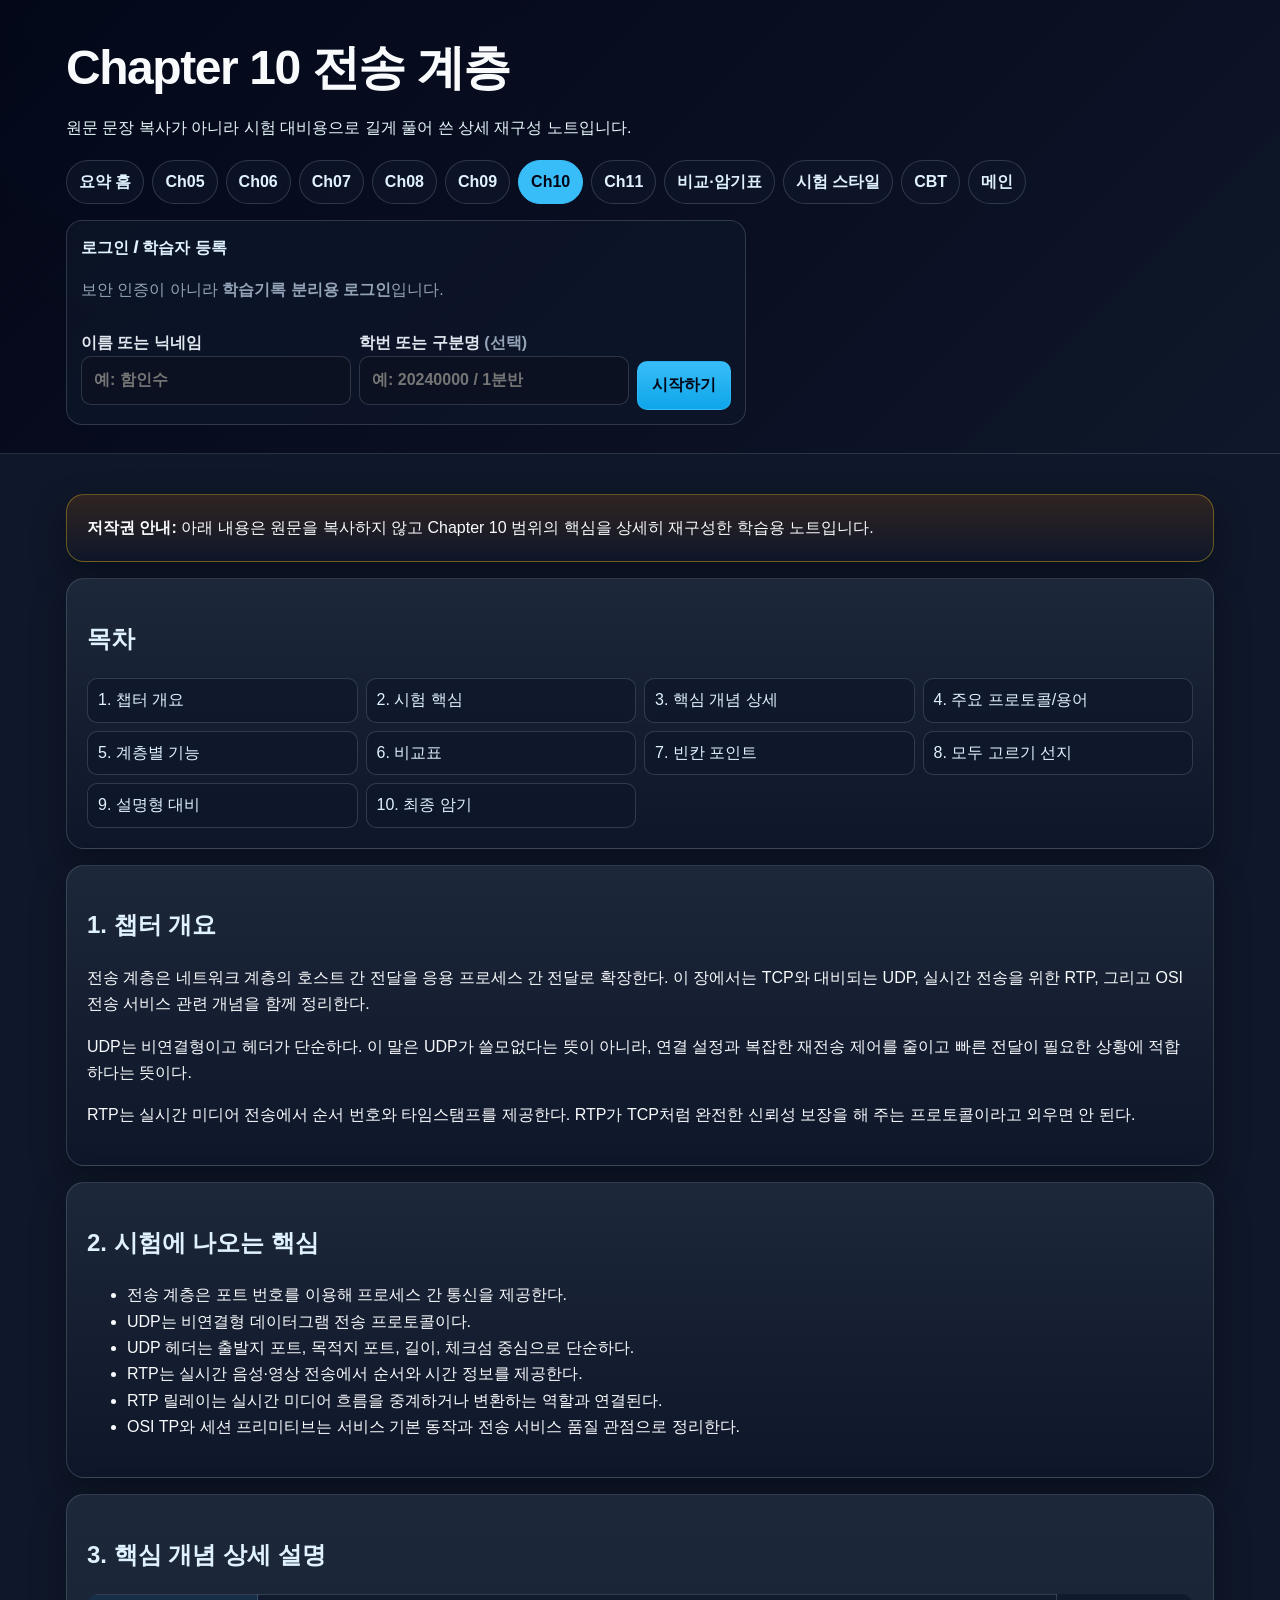
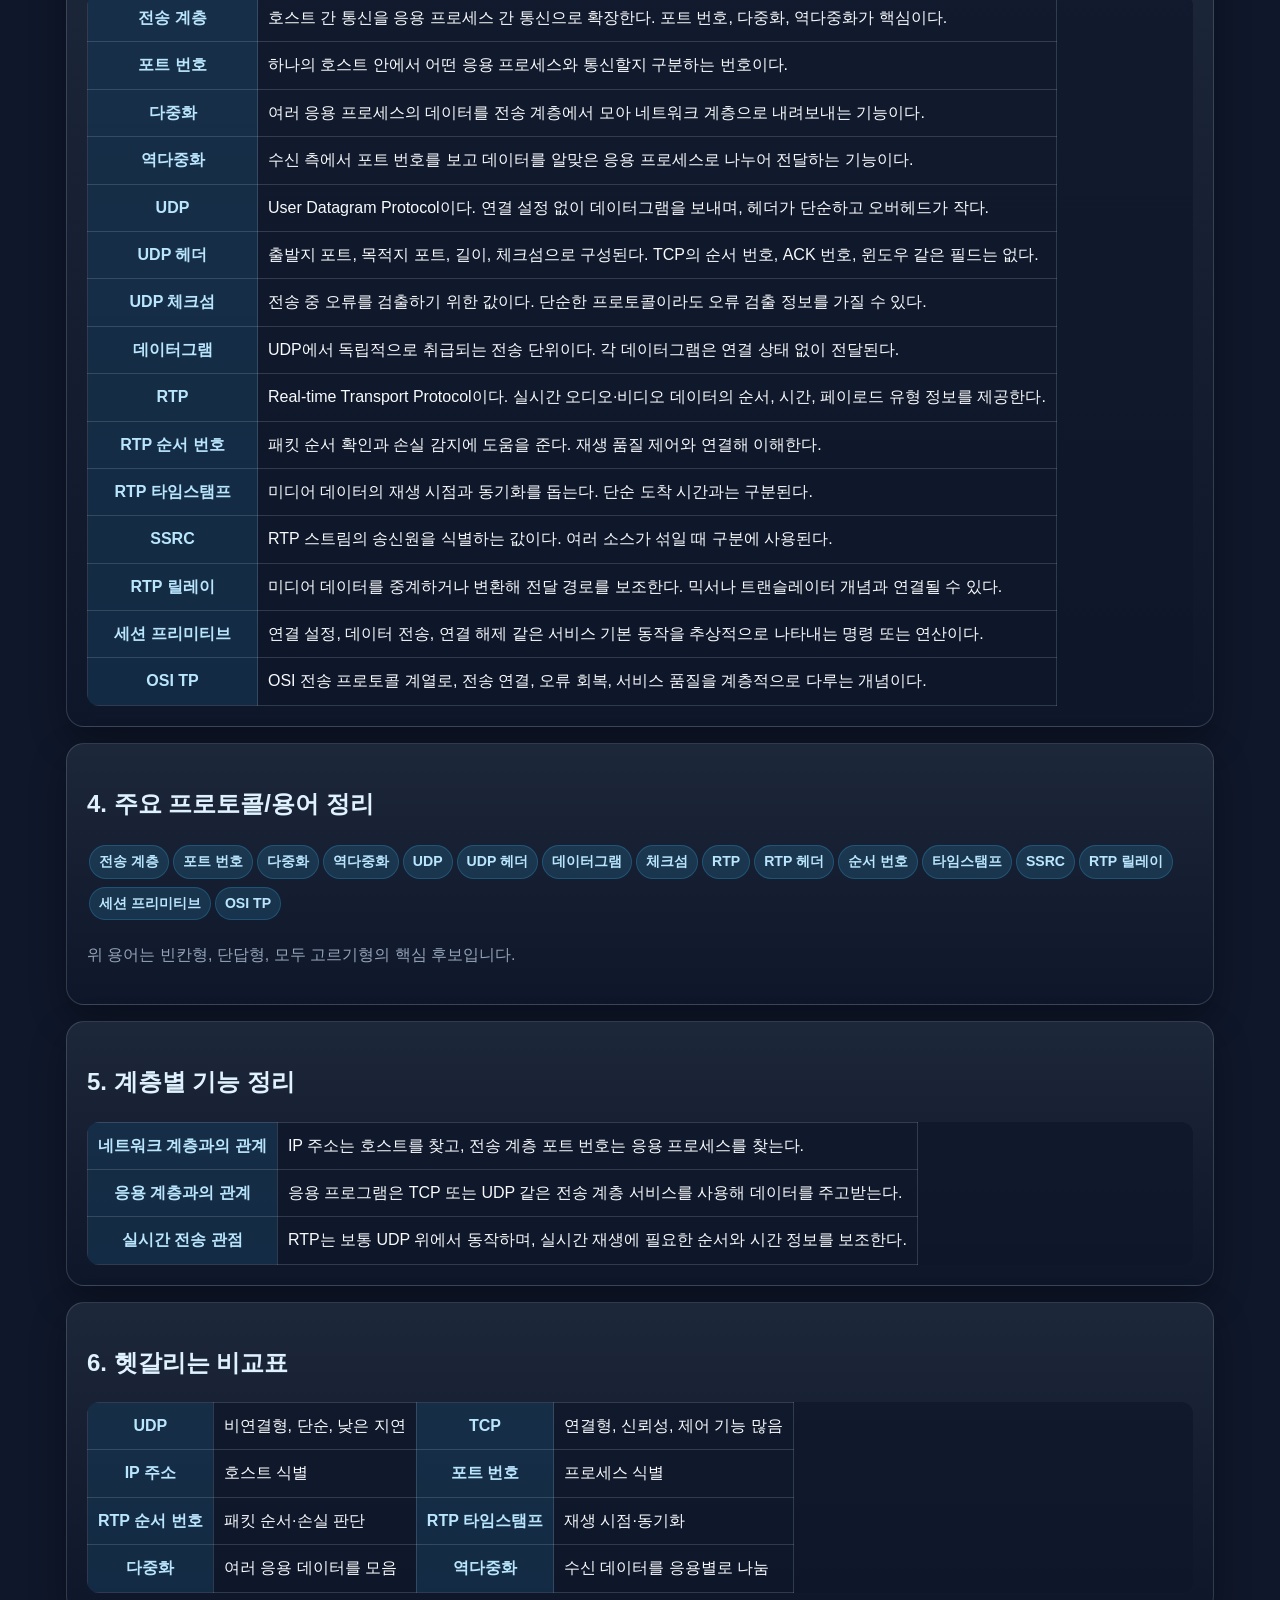
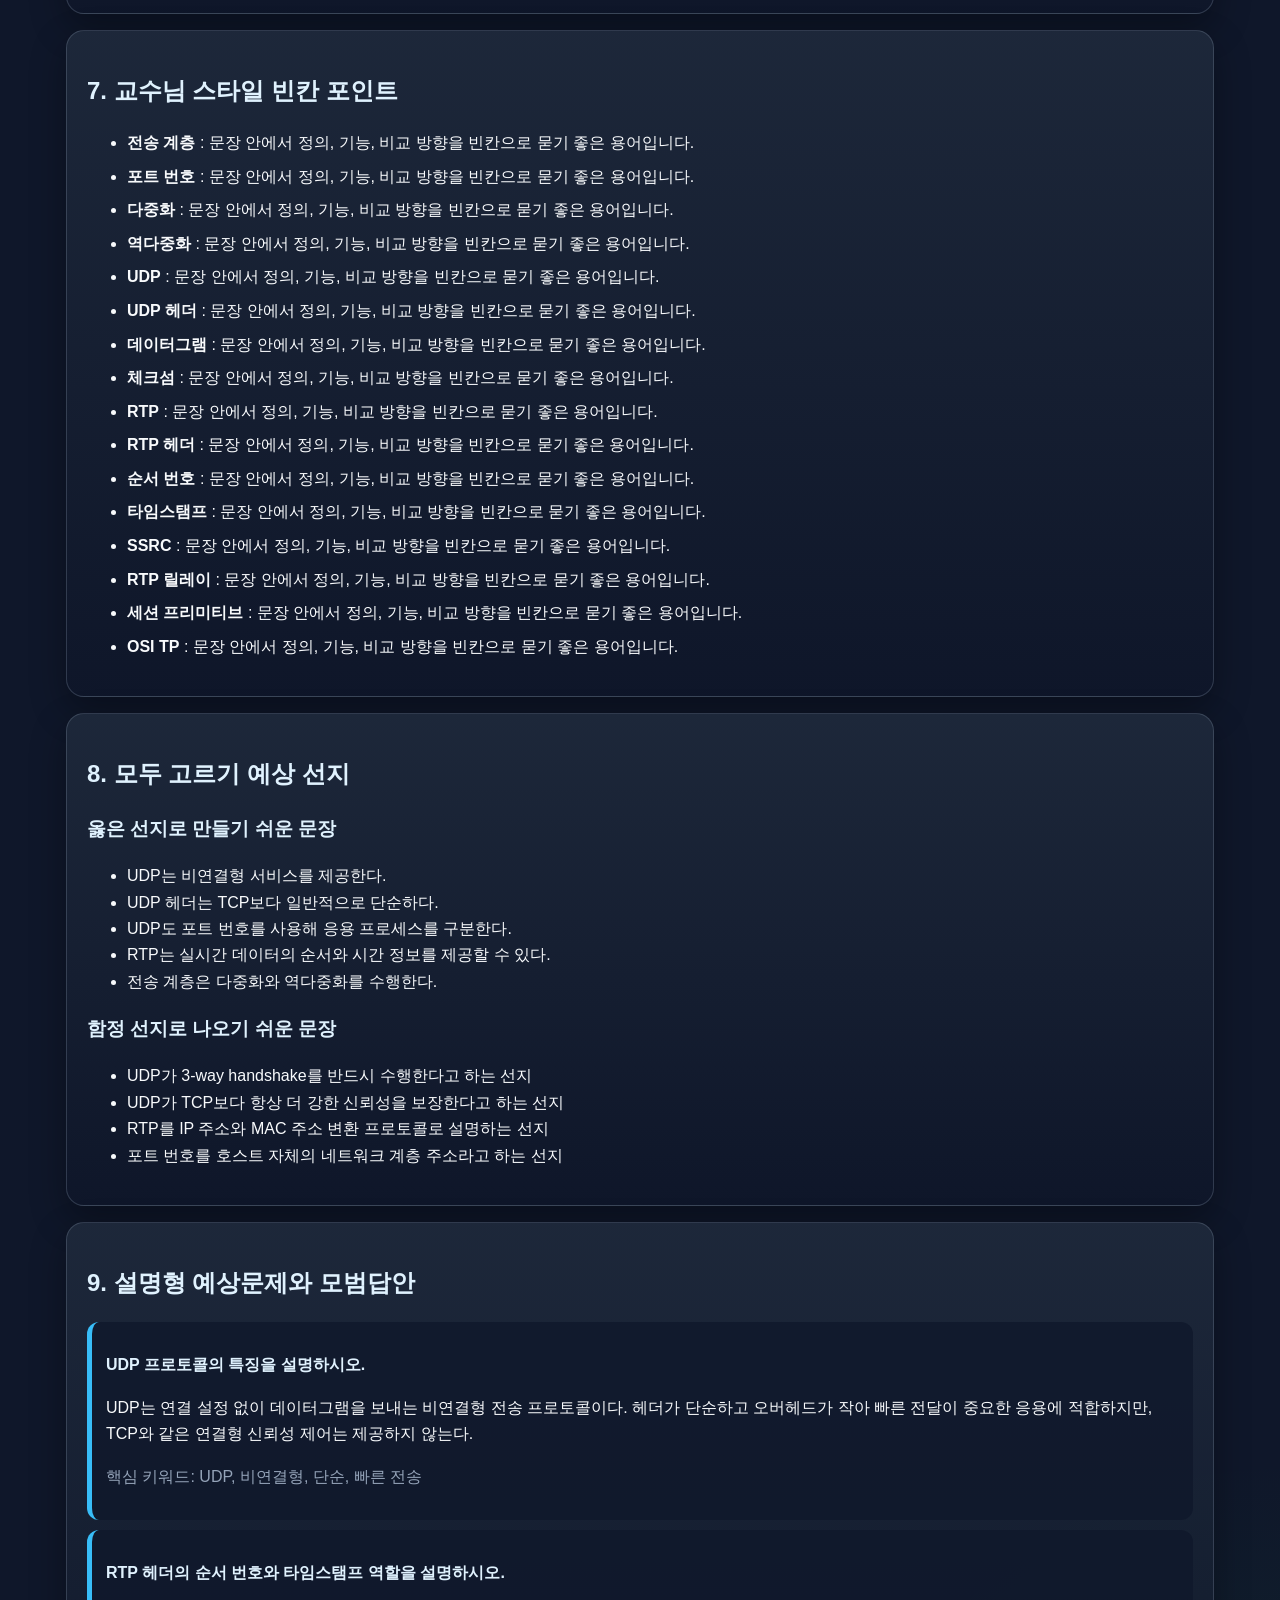
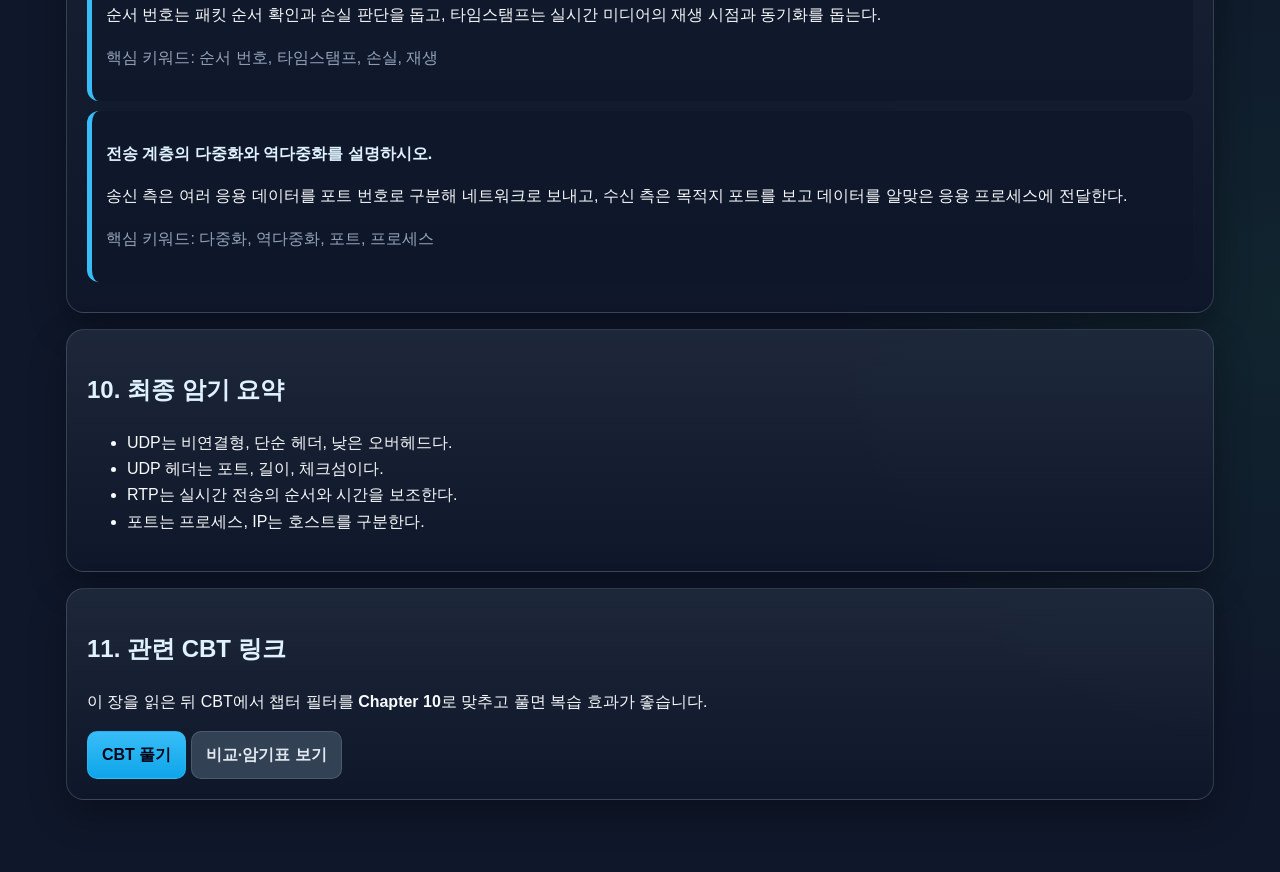
<file: notes/network-final/ch10-transport.html>
<!doctype html>
<html lang="ko">
<head>
  <meta charset="utf-8">
  <meta name="viewport" content="width=device-width, initial-scale=1">
  <title>Chapter 10 전송 계층 | 컴퓨터네트워크 기말고사</title>
  <link rel="stylesheet" href="../../assets/style.css">
  <style>
    .note-title{margin-bottom:6px} .note-sub{color:#e6f6fb;margin:0}
    .toc{display:grid;grid-template-columns:repeat(auto-fit,minmax(220px,1fr));gap:8px}
    .toc a{display:block;background:rgba(15,23,42,.72);border:1px solid var(--line);border-radius:10px;padding:8px 10px;text-decoration:none}
    .term-table th:first-child{width:170px} .exam-box{background:rgba(15,23,42,.72);border-left:5px solid var(--brand);padding:14px;border-radius:12px;margin:10px 0}
    .mini-title{font-weight:900;color:#e0f2fe} .dense li{margin:.45rem 0} .keyword-line span{margin-bottom:6px}
    @media(max-width:720px){.term-table th:first-child{width:auto}}
  </style>
</head>
<body>
<header class="site-hero"><div class="wrap">
  <h1 class="note-title">Chapter 10 전송 계층</h1>
  <p class="note-sub">원문 문장 복사가 아니라 시험 대비용으로 길게 풀어 쓴 상세 재구성 노트입니다.</p>
  <nav class="top-nav"><a class="" href="index.html">요약 홈</a><a class="" href="ch05-mac.html">Ch05</a><a class="" href="ch06-data-link.html">Ch06</a><a class="" href="ch07-ip.html">Ch07</a><a class="" href="ch08-network.html">Ch08</a><a class="" href="ch09-tcp.html">Ch09</a><a class="active" href="ch10-transport.html">Ch10</a><a class="" href="ch11-upper.html">Ch11</a><a class="" href="compare-summary.html">비교·암기표</a><a class="" href="exam-style.html">시험 스타일</a><a href="../../cbt/network_final_mock.html">CBT</a><a href="../../index.html">메인</a></nav>
<div class="auth-widget compact" data-auth-widget></div></div></header>
<main class="wrap">

<section class="notice"><strong>저작권 안내:</strong> 아래 내용은 원문을 복사하지 않고 Chapter 10 범위의 핵심을 상세히 재구성한 학습용 노트입니다.</section>
<section class="card"><h2>목차</h2><div class="toc">
  <a href="#overview">1. 챕터 개요</a><a href="#core">2. 시험 핵심</a><a href="#concepts">3. 핵심 개념 상세</a>
  <a href="#terms">4. 주요 프로토콜/용어</a><a href="#layers">5. 계층별 기능</a><a href="#compare">6. 비교표</a>
  <a href="#blank">7. 빈칸 포인트</a><a href="#select">8. 모두 고르기 선지</a><a href="#explain">9. 설명형 대비</a>
  <a href="#memory">10. 최종 암기</a>
</div></section>
<section id="overview" class="card"><h2>1. 챕터 개요</h2><p>전송 계층은 네트워크 계층의 호스트 간 전달을 응용 프로세스 간 전달로 확장한다. 이 장에서는 TCP와 대비되는 UDP, 실시간 전송을 위한 RTP, 그리고 OSI 전송 서비스 관련 개념을 함께 정리한다.</p><p>UDP는 비연결형이고 헤더가 단순하다. 이 말은 UDP가 쓸모없다는 뜻이 아니라, 연결 설정과 복잡한 재전송 제어를 줄이고 빠른 전달이 필요한 상황에 적합하다는 뜻이다.</p><p>RTP는 실시간 미디어 전송에서 순서 번호와 타임스탬프를 제공한다. RTP가 TCP처럼 완전한 신뢰성 보장을 해 주는 프로토콜이라고 외우면 안 된다.</p></section>
<section id="core" class="card"><h2>2. 시험에 나오는 핵심</h2><ul><li>전송 계층은 포트 번호를 이용해 프로세스 간 통신을 제공한다.</li><li>UDP는 비연결형 데이터그램 전송 프로토콜이다.</li><li>UDP 헤더는 출발지 포트, 목적지 포트, 길이, 체크섬 중심으로 단순하다.</li><li>RTP는 실시간 음성·영상 전송에서 순서와 시간 정보를 제공한다.</li><li>RTP 릴레이는 실시간 미디어 흐름을 중계하거나 변환하는 역할과 연결된다.</li><li>OSI TP와 세션 프리미티브는 서비스 기본 동작과 전송 서비스 품질 관점으로 정리한다.</li></ul></section>
<section id="concepts" class="card"><h2>3. 핵심 개념 상세 설명</h2><table class="term-table"><tbody><tr><th>전송 계층</th><td>호스트 간 통신을 응용 프로세스 간 통신으로 확장한다. 포트 번호, 다중화, 역다중화가 핵심이다.</td></tr><tr><th>포트 번호</th><td>하나의 호스트 안에서 어떤 응용 프로세스와 통신할지 구분하는 번호이다.</td></tr><tr><th>다중화</th><td>여러 응용 프로세스의 데이터를 전송 계층에서 모아 네트워크 계층으로 내려보내는 기능이다.</td></tr><tr><th>역다중화</th><td>수신 측에서 포트 번호를 보고 데이터를 알맞은 응용 프로세스로 나누어 전달하는 기능이다.</td></tr><tr><th>UDP</th><td>User Datagram Protocol이다. 연결 설정 없이 데이터그램을 보내며, 헤더가 단순하고 오버헤드가 작다.</td></tr><tr><th>UDP 헤더</th><td>출발지 포트, 목적지 포트, 길이, 체크섬으로 구성된다. TCP의 순서 번호, ACK 번호, 윈도우 같은 필드는 없다.</td></tr><tr><th>UDP 체크섬</th><td>전송 중 오류를 검출하기 위한 값이다. 단순한 프로토콜이라도 오류 검출 정보를 가질 수 있다.</td></tr><tr><th>데이터그램</th><td>UDP에서 독립적으로 취급되는 전송 단위이다. 각 데이터그램은 연결 상태 없이 전달된다.</td></tr><tr><th>RTP</th><td>Real-time Transport Protocol이다. 실시간 오디오·비디오 데이터의 순서, 시간, 페이로드 유형 정보를 제공한다.</td></tr><tr><th>RTP 순서 번호</th><td>패킷 순서 확인과 손실 감지에 도움을 준다. 재생 품질 제어와 연결해 이해한다.</td></tr><tr><th>RTP 타임스탬프</th><td>미디어 데이터의 재생 시점과 동기화를 돕는다. 단순 도착 시간과는 구분된다.</td></tr><tr><th>SSRC</th><td>RTP 스트림의 송신원을 식별하는 값이다. 여러 소스가 섞일 때 구분에 사용된다.</td></tr><tr><th>RTP 릴레이</th><td>미디어 데이터를 중계하거나 변환해 전달 경로를 보조한다. 믹서나 트랜슬레이터 개념과 연결될 수 있다.</td></tr><tr><th>세션 프리미티브</th><td>연결 설정, 데이터 전송, 연결 해제 같은 서비스 기본 동작을 추상적으로 나타내는 명령 또는 연산이다.</td></tr><tr><th>OSI TP</th><td>OSI 전송 프로토콜 계열로, 전송 연결, 오류 회복, 서비스 품질을 계층적으로 다루는 개념이다.</td></tr></tbody></table></section>
<section id="terms" class="card"><h2>4. 주요 프로토콜/용어 정리</h2><p class="keyword-line"><span class="badge">전송 계층</span><span class="badge">포트 번호</span><span class="badge">다중화</span><span class="badge">역다중화</span><span class="badge">UDP</span><span class="badge">UDP 헤더</span><span class="badge">데이터그램</span><span class="badge">체크섬</span><span class="badge">RTP</span><span class="badge">RTP 헤더</span><span class="badge">순서 번호</span><span class="badge">타임스탬프</span><span class="badge">SSRC</span><span class="badge">RTP 릴레이</span><span class="badge">세션 프리미티브</span><span class="badge">OSI TP</span></p><p class="muted">위 용어는 빈칸형, 단답형, 모두 고르기형의 핵심 후보입니다.</p></section>
<section id="layers" class="card"><h2>5. 계층별 기능 정리</h2><table><tbody><tr><th>네트워크 계층과의 관계</th><td>IP 주소는 호스트를 찾고, 전송 계층 포트 번호는 응용 프로세스를 찾는다.</td></tr><tr><th>응용 계층과의 관계</th><td>응용 프로그램은 TCP 또는 UDP 같은 전송 계층 서비스를 사용해 데이터를 주고받는다.</td></tr><tr><th>실시간 전송 관점</th><td>RTP는 보통 UDP 위에서 동작하며, 실시간 재생에 필요한 순서와 시간 정보를 보조한다.</td></tr></tbody></table></section>
<section id="compare" class="card"><h2>6. 헷갈리는 비교표</h2><table><tbody><tr><th>UDP</th><td>비연결형, 단순, 낮은 지연</td><th>TCP</th><td>연결형, 신뢰성, 제어 기능 많음</td></tr><tr><th>IP 주소</th><td>호스트 식별</td><th>포트 번호</th><td>프로세스 식별</td></tr><tr><th>RTP 순서 번호</th><td>패킷 순서·손실 판단</td><th>RTP 타임스탬프</th><td>재생 시점·동기화</td></tr><tr><th>다중화</th><td>여러 응용 데이터를 모음</td><th>역다중화</th><td>수신 데이터를 응용별로 나눔</td></tr></tbody></table></section>
<section id="blank" class="card"><h2>7. 교수님 스타일 빈칸 포인트</h2><ul class="dense"><li><strong>전송 계층</strong> : 문장 안에서 정의, 기능, 비교 방향을 빈칸으로 묻기 좋은 용어입니다.</li><li><strong>포트 번호</strong> : 문장 안에서 정의, 기능, 비교 방향을 빈칸으로 묻기 좋은 용어입니다.</li><li><strong>다중화</strong> : 문장 안에서 정의, 기능, 비교 방향을 빈칸으로 묻기 좋은 용어입니다.</li><li><strong>역다중화</strong> : 문장 안에서 정의, 기능, 비교 방향을 빈칸으로 묻기 좋은 용어입니다.</li><li><strong>UDP</strong> : 문장 안에서 정의, 기능, 비교 방향을 빈칸으로 묻기 좋은 용어입니다.</li><li><strong>UDP 헤더</strong> : 문장 안에서 정의, 기능, 비교 방향을 빈칸으로 묻기 좋은 용어입니다.</li><li><strong>데이터그램</strong> : 문장 안에서 정의, 기능, 비교 방향을 빈칸으로 묻기 좋은 용어입니다.</li><li><strong>체크섬</strong> : 문장 안에서 정의, 기능, 비교 방향을 빈칸으로 묻기 좋은 용어입니다.</li><li><strong>RTP</strong> : 문장 안에서 정의, 기능, 비교 방향을 빈칸으로 묻기 좋은 용어입니다.</li><li><strong>RTP 헤더</strong> : 문장 안에서 정의, 기능, 비교 방향을 빈칸으로 묻기 좋은 용어입니다.</li><li><strong>순서 번호</strong> : 문장 안에서 정의, 기능, 비교 방향을 빈칸으로 묻기 좋은 용어입니다.</li><li><strong>타임스탬프</strong> : 문장 안에서 정의, 기능, 비교 방향을 빈칸으로 묻기 좋은 용어입니다.</li><li><strong>SSRC</strong> : 문장 안에서 정의, 기능, 비교 방향을 빈칸으로 묻기 좋은 용어입니다.</li><li><strong>RTP 릴레이</strong> : 문장 안에서 정의, 기능, 비교 방향을 빈칸으로 묻기 좋은 용어입니다.</li><li><strong>세션 프리미티브</strong> : 문장 안에서 정의, 기능, 비교 방향을 빈칸으로 묻기 좋은 용어입니다.</li><li><strong>OSI TP</strong> : 문장 안에서 정의, 기능, 비교 방향을 빈칸으로 묻기 좋은 용어입니다.</li></ul></section>
<section id="select" class="card"><h2>8. 모두 고르기 예상 선지</h2><h3>옳은 선지로 만들기 쉬운 문장</h3><ul><li>UDP는 비연결형 서비스를 제공한다.</li><li>UDP 헤더는 TCP보다 일반적으로 단순하다.</li><li>UDP도 포트 번호를 사용해 응용 프로세스를 구분한다.</li><li>RTP는 실시간 데이터의 순서와 시간 정보를 제공할 수 있다.</li><li>전송 계층은 다중화와 역다중화를 수행한다.</li></ul><h3>함정 선지로 나오기 쉬운 문장</h3><ul><li>UDP가 3-way handshake를 반드시 수행한다고 하는 선지</li><li>UDP가 TCP보다 항상 더 강한 신뢰성을 보장한다고 하는 선지</li><li>RTP를 IP 주소와 MAC 주소 변환 프로토콜로 설명하는 선지</li><li>포트 번호를 호스트 자체의 네트워크 계층 주소라고 하는 선지</li></ul></section>
<section id="explain" class="card"><h2>9. 설명형 예상문제와 모범답안</h2><div class="exam-box"><p class="mini-title">UDP 프로토콜의 특징을 설명하시오.</p><p>UDP는 연결 설정 없이 데이터그램을 보내는 비연결형 전송 프로토콜이다. 헤더가 단순하고 오버헤드가 작아 빠른 전달이 중요한 응용에 적합하지만, TCP와 같은 연결형 신뢰성 제어는 제공하지 않는다.</p><p class="muted">핵심 키워드: UDP, 비연결형, 단순, 빠른 전송</p></div><div class="exam-box"><p class="mini-title">RTP 헤더의 순서 번호와 타임스탬프 역할을 설명하시오.</p><p>순서 번호는 패킷 순서 확인과 손실 판단을 돕고, 타임스탬프는 실시간 미디어의 재생 시점과 동기화를 돕는다.</p><p class="muted">핵심 키워드: 순서 번호, 타임스탬프, 손실, 재생</p></div><div class="exam-box"><p class="mini-title">전송 계층의 다중화와 역다중화를 설명하시오.</p><p>송신 측은 여러 응용 데이터를 포트 번호로 구분해 네트워크로 보내고, 수신 측은 목적지 포트를 보고 데이터를 알맞은 응용 프로세스에 전달한다.</p><p class="muted">핵심 키워드: 다중화, 역다중화, 포트, 프로세스</p></div></section>
<section id="memory" class="card"><h2>10. 최종 암기 요약</h2><ul><li>UDP는 비연결형, 단순 헤더, 낮은 오버헤드다.</li><li>UDP 헤더는 포트, 길이, 체크섬이다.</li><li>RTP는 실시간 전송의 순서와 시간을 보조한다.</li><li>포트는 프로세스, IP는 호스트를 구분한다.</li></ul></section>
<section class="card"><h2>11. 관련 CBT 링크</h2><p>이 장을 읽은 뒤 CBT에서 챕터 필터를 <strong>Chapter 10</strong>로 맞추고 풀면 복습 효과가 좋습니다.</p><a class="btn" href="../../cbt/network_final_mock.html">CBT 풀기</a> <a class="btn secondary" href="compare-summary.html">비교·암기표 보기</a></section>

</main>
<script src="../../assets/auth.js"></script>
<script src="../../assets/storage.js"></script>
</body>
</html>
</file>
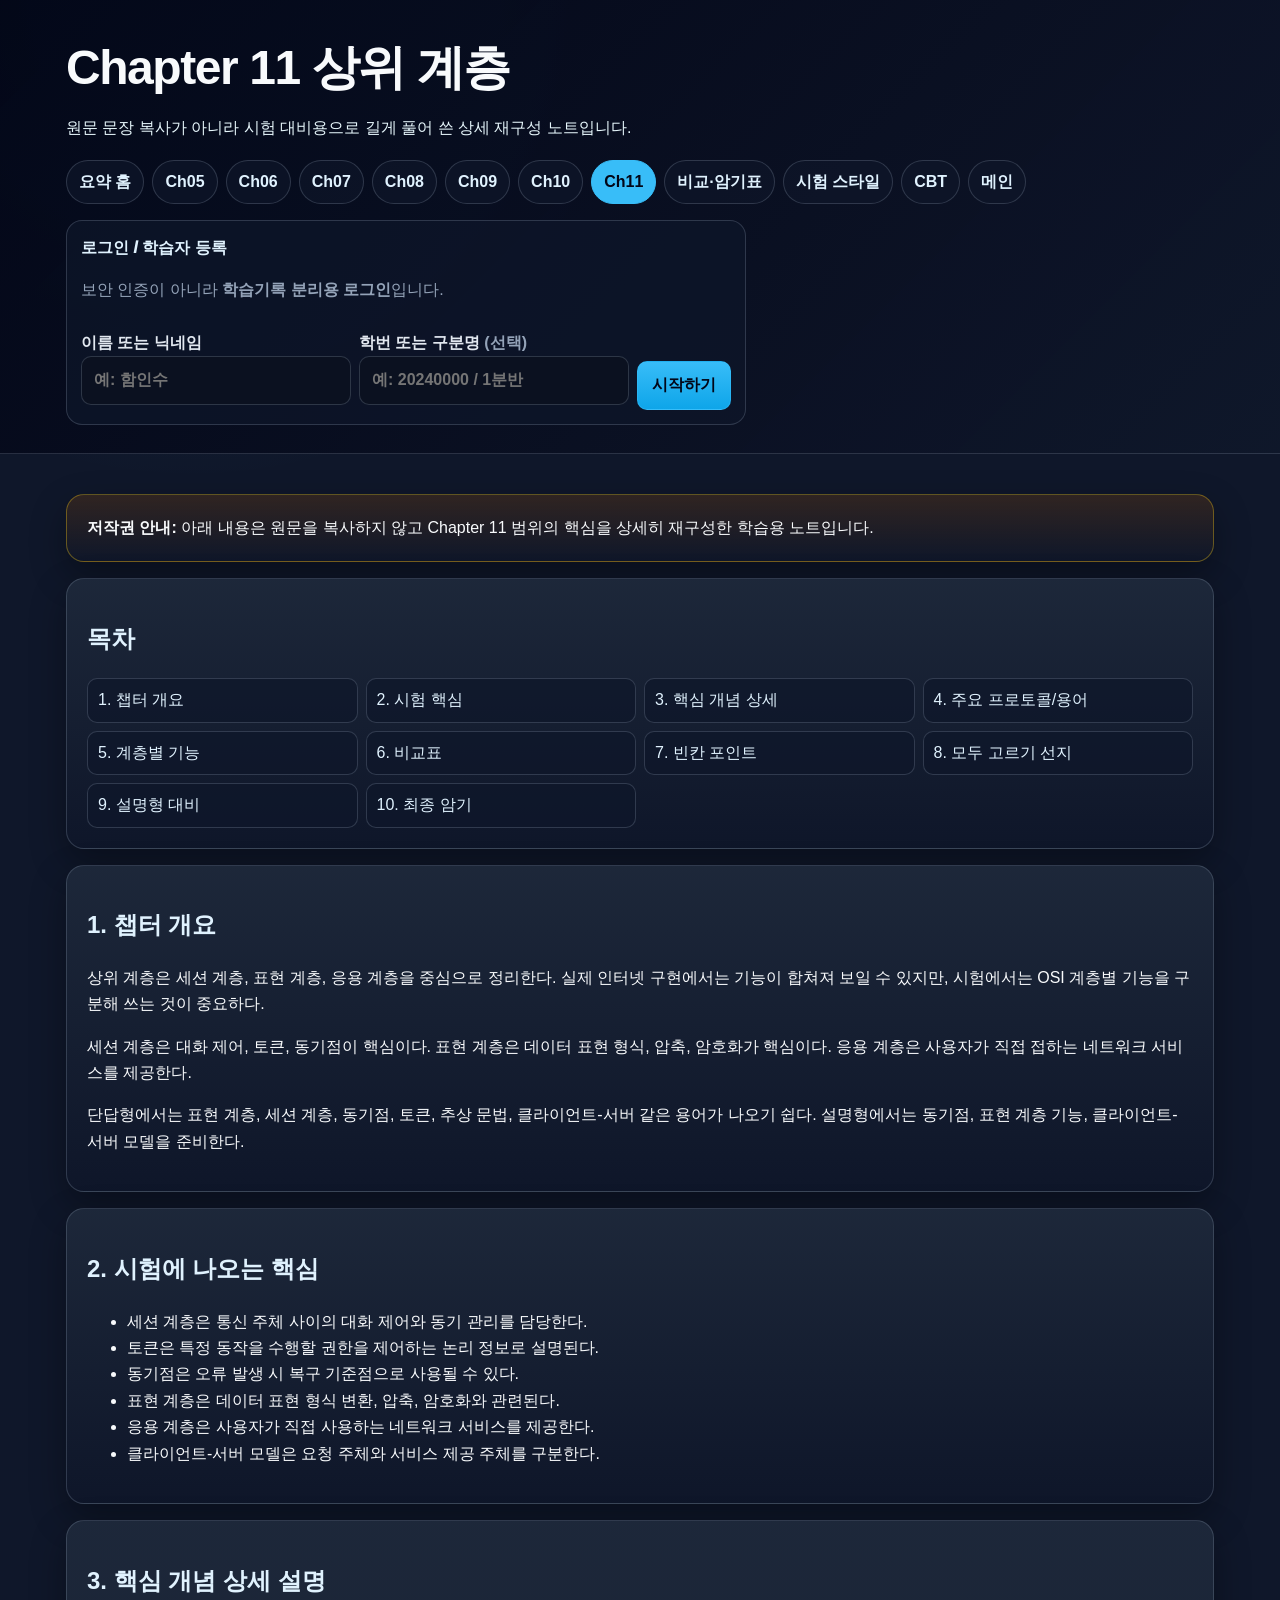
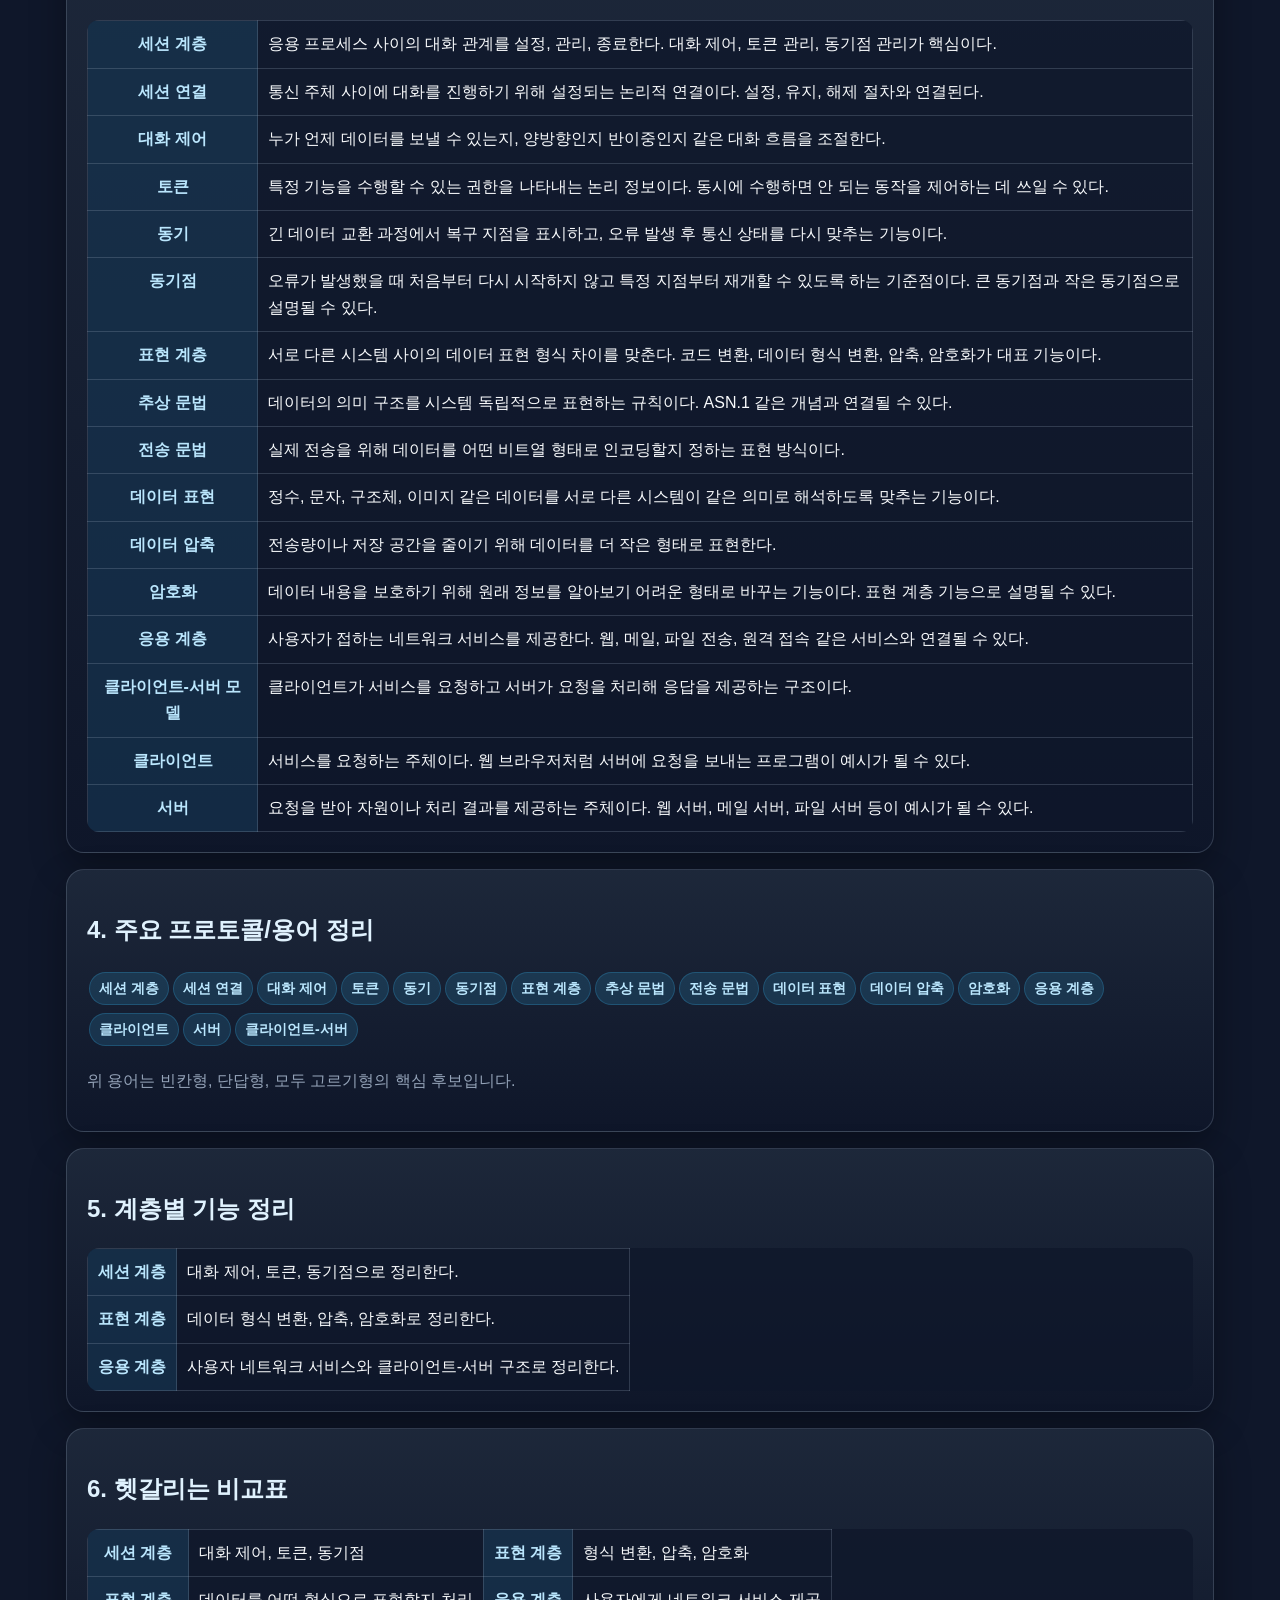
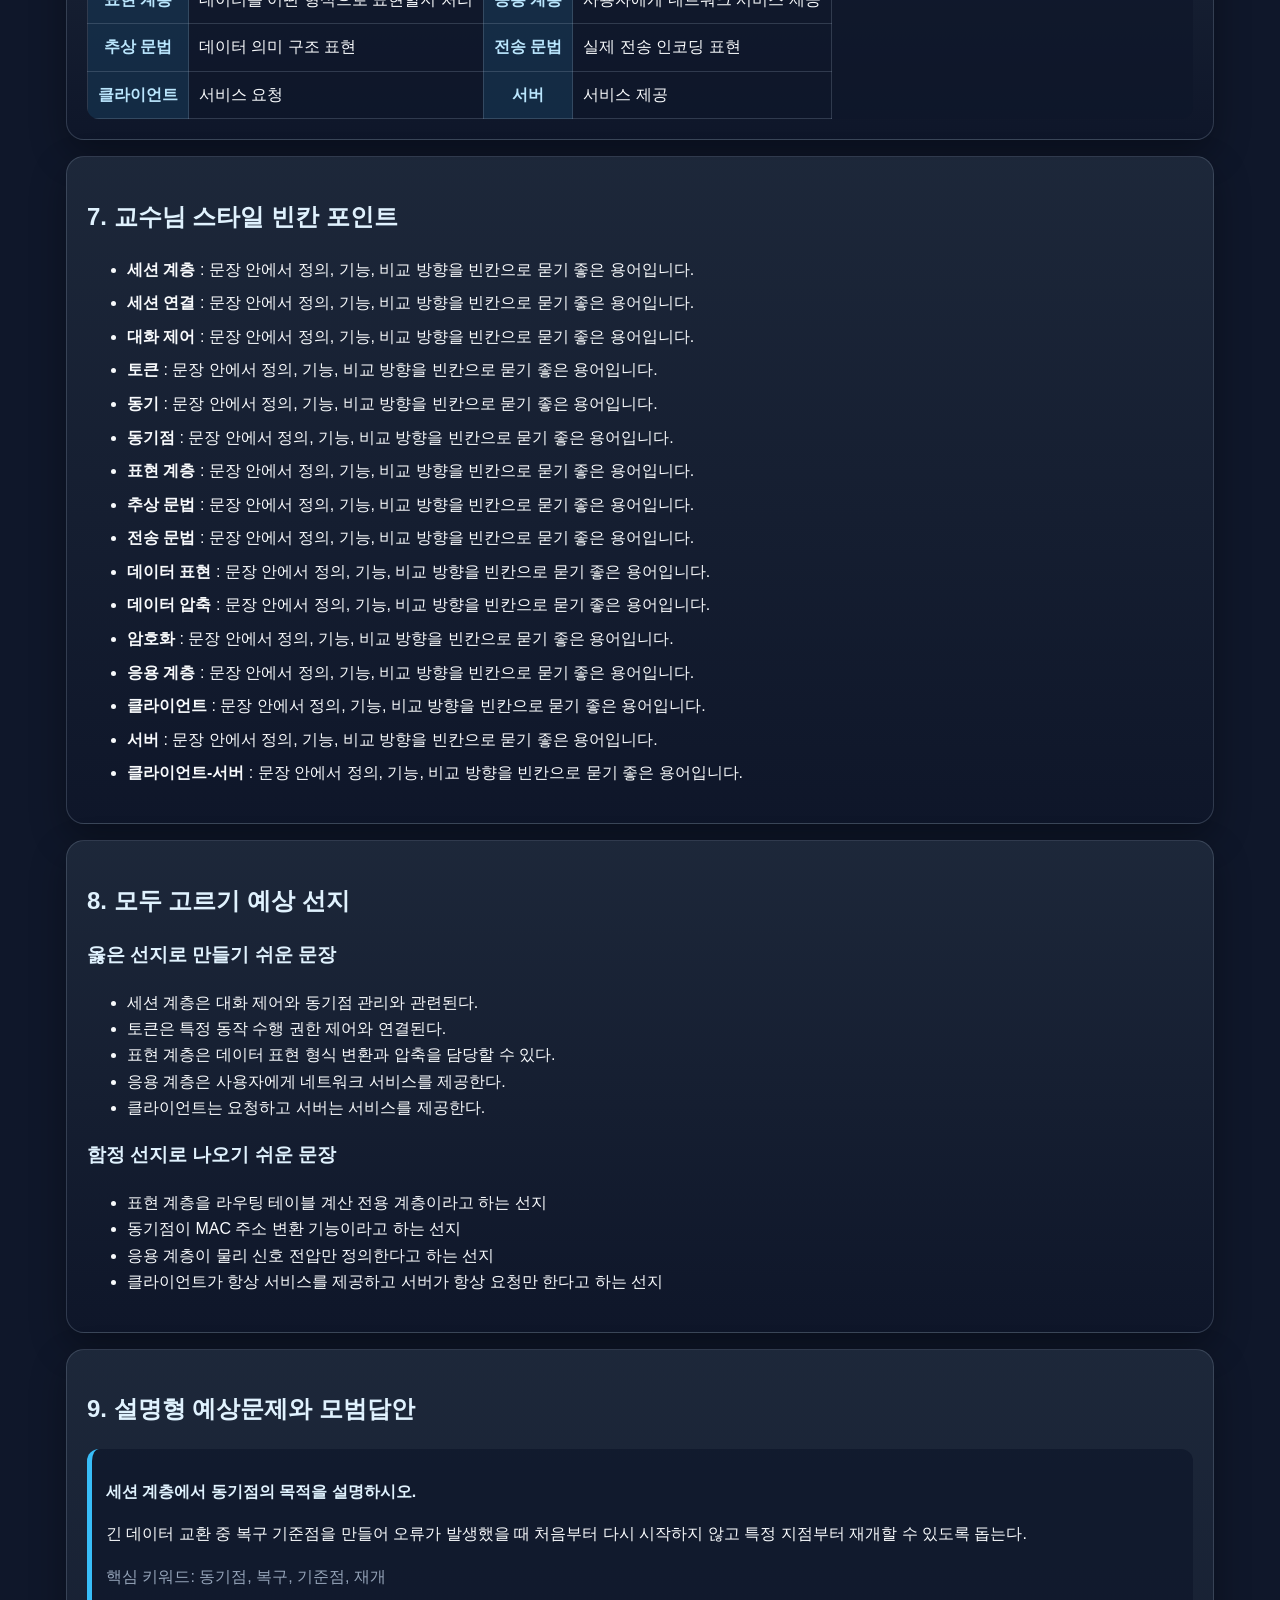
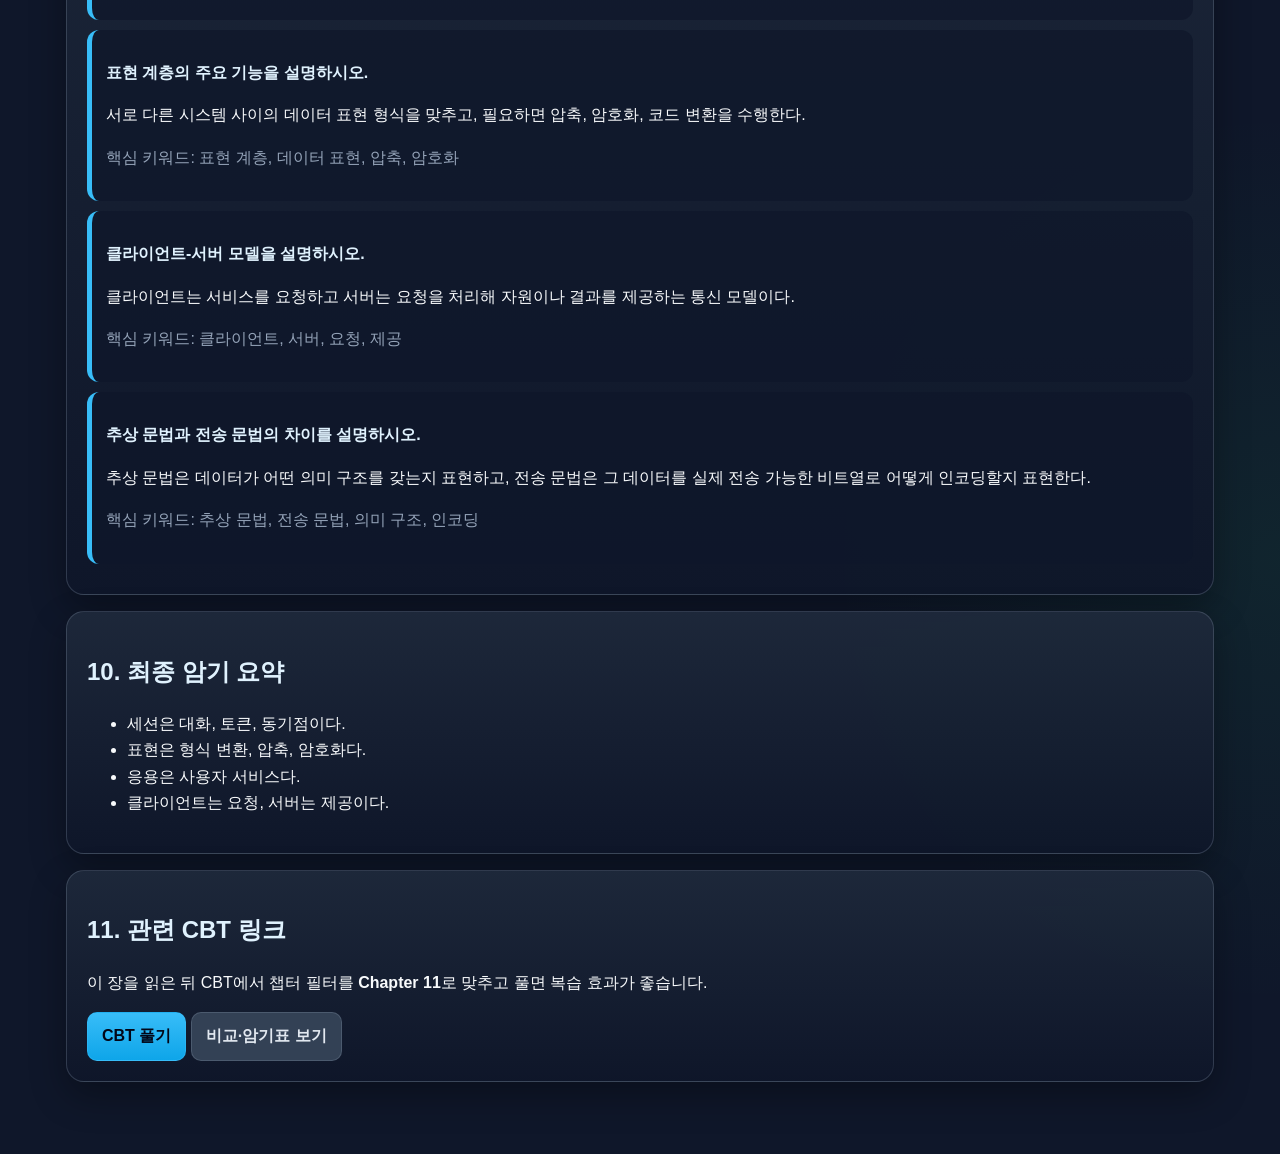
<file: notes/network-final/ch11-upper.html>
<!doctype html>
<html lang="ko">
<head>
  <meta charset="utf-8">
  <meta name="viewport" content="width=device-width, initial-scale=1">
  <title>Chapter 11 상위 계층 | 컴퓨터네트워크 기말고사</title>
  <link rel="stylesheet" href="../../assets/style.css">
  <style>
    .note-title{margin-bottom:6px} .note-sub{color:#e6f6fb;margin:0}
    .toc{display:grid;grid-template-columns:repeat(auto-fit,minmax(220px,1fr));gap:8px}
    .toc a{display:block;background:rgba(15,23,42,.72);border:1px solid var(--line);border-radius:10px;padding:8px 10px;text-decoration:none}
    .term-table th:first-child{width:170px} .exam-box{background:rgba(15,23,42,.72);border-left:5px solid var(--brand);padding:14px;border-radius:12px;margin:10px 0}
    .mini-title{font-weight:900;color:#e0f2fe} .dense li{margin:.45rem 0} .keyword-line span{margin-bottom:6px}
    @media(max-width:720px){.term-table th:first-child{width:auto}}
  </style>
</head>
<body>
<header class="site-hero"><div class="wrap">
  <h1 class="note-title">Chapter 11 상위 계층</h1>
  <p class="note-sub">원문 문장 복사가 아니라 시험 대비용으로 길게 풀어 쓴 상세 재구성 노트입니다.</p>
  <nav class="top-nav"><a class="" href="index.html">요약 홈</a><a class="" href="ch05-mac.html">Ch05</a><a class="" href="ch06-data-link.html">Ch06</a><a class="" href="ch07-ip.html">Ch07</a><a class="" href="ch08-network.html">Ch08</a><a class="" href="ch09-tcp.html">Ch09</a><a class="" href="ch10-transport.html">Ch10</a><a class="active" href="ch11-upper.html">Ch11</a><a class="" href="compare-summary.html">비교·암기표</a><a class="" href="exam-style.html">시험 스타일</a><a href="../../cbt/network_final_mock.html">CBT</a><a href="../../index.html">메인</a></nav>
<div class="auth-widget compact" data-auth-widget></div></div></header>
<main class="wrap">

<section class="notice"><strong>저작권 안내:</strong> 아래 내용은 원문을 복사하지 않고 Chapter 11 범위의 핵심을 상세히 재구성한 학습용 노트입니다.</section>
<section class="card"><h2>목차</h2><div class="toc">
  <a href="#overview">1. 챕터 개요</a><a href="#core">2. 시험 핵심</a><a href="#concepts">3. 핵심 개념 상세</a>
  <a href="#terms">4. 주요 프로토콜/용어</a><a href="#layers">5. 계층별 기능</a><a href="#compare">6. 비교표</a>
  <a href="#blank">7. 빈칸 포인트</a><a href="#select">8. 모두 고르기 선지</a><a href="#explain">9. 설명형 대비</a>
  <a href="#memory">10. 최종 암기</a>
</div></section>
<section id="overview" class="card"><h2>1. 챕터 개요</h2><p>상위 계층은 세션 계층, 표현 계층, 응용 계층을 중심으로 정리한다. 실제 인터넷 구현에서는 기능이 합쳐져 보일 수 있지만, 시험에서는 OSI 계층별 기능을 구분해 쓰는 것이 중요하다.</p><p>세션 계층은 대화 제어, 토큰, 동기점이 핵심이다. 표현 계층은 데이터 표현 형식, 압축, 암호화가 핵심이다. 응용 계층은 사용자가 직접 접하는 네트워크 서비스를 제공한다.</p><p>단답형에서는 표현 계층, 세션 계층, 동기점, 토큰, 추상 문법, 클라이언트-서버 같은 용어가 나오기 쉽다. 설명형에서는 동기점, 표현 계층 기능, 클라이언트-서버 모델을 준비한다.</p></section>
<section id="core" class="card"><h2>2. 시험에 나오는 핵심</h2><ul><li>세션 계층은 통신 주체 사이의 대화 제어와 동기 관리를 담당한다.</li><li>토큰은 특정 동작을 수행할 권한을 제어하는 논리 정보로 설명된다.</li><li>동기점은 오류 발생 시 복구 기준점으로 사용될 수 있다.</li><li>표현 계층은 데이터 표현 형식 변환, 압축, 암호화와 관련된다.</li><li>응용 계층은 사용자가 직접 사용하는 네트워크 서비스를 제공한다.</li><li>클라이언트-서버 모델은 요청 주체와 서비스 제공 주체를 구분한다.</li></ul></section>
<section id="concepts" class="card"><h2>3. 핵심 개념 상세 설명</h2><table class="term-table"><tbody><tr><th>세션 계층</th><td>응용 프로세스 사이의 대화 관계를 설정, 관리, 종료한다. 대화 제어, 토큰 관리, 동기점 관리가 핵심이다.</td></tr><tr><th>세션 연결</th><td>통신 주체 사이에 대화를 진행하기 위해 설정되는 논리적 연결이다. 설정, 유지, 해제 절차와 연결된다.</td></tr><tr><th>대화 제어</th><td>누가 언제 데이터를 보낼 수 있는지, 양방향인지 반이중인지 같은 대화 흐름을 조절한다.</td></tr><tr><th>토큰</th><td>특정 기능을 수행할 수 있는 권한을 나타내는 논리 정보이다. 동시에 수행하면 안 되는 동작을 제어하는 데 쓰일 수 있다.</td></tr><tr><th>동기</th><td>긴 데이터 교환 과정에서 복구 지점을 표시하고, 오류 발생 후 통신 상태를 다시 맞추는 기능이다.</td></tr><tr><th>동기점</th><td>오류가 발생했을 때 처음부터 다시 시작하지 않고 특정 지점부터 재개할 수 있도록 하는 기준점이다. 큰 동기점과 작은 동기점으로 설명될 수 있다.</td></tr><tr><th>표현 계층</th><td>서로 다른 시스템 사이의 데이터 표현 형식 차이를 맞춘다. 코드 변환, 데이터 형식 변환, 압축, 암호화가 대표 기능이다.</td></tr><tr><th>추상 문법</th><td>데이터의 의미 구조를 시스템 독립적으로 표현하는 규칙이다. ASN.1 같은 개념과 연결될 수 있다.</td></tr><tr><th>전송 문법</th><td>실제 전송을 위해 데이터를 어떤 비트열 형태로 인코딩할지 정하는 표현 방식이다.</td></tr><tr><th>데이터 표현</th><td>정수, 문자, 구조체, 이미지 같은 데이터를 서로 다른 시스템이 같은 의미로 해석하도록 맞추는 기능이다.</td></tr><tr><th>데이터 압축</th><td>전송량이나 저장 공간을 줄이기 위해 데이터를 더 작은 형태로 표현한다.</td></tr><tr><th>암호화</th><td>데이터 내용을 보호하기 위해 원래 정보를 알아보기 어려운 형태로 바꾸는 기능이다. 표현 계층 기능으로 설명될 수 있다.</td></tr><tr><th>응용 계층</th><td>사용자가 접하는 네트워크 서비스를 제공한다. 웹, 메일, 파일 전송, 원격 접속 같은 서비스와 연결될 수 있다.</td></tr><tr><th>클라이언트-서버 모델</th><td>클라이언트가 서비스를 요청하고 서버가 요청을 처리해 응답을 제공하는 구조이다.</td></tr><tr><th>클라이언트</th><td>서비스를 요청하는 주체이다. 웹 브라우저처럼 서버에 요청을 보내는 프로그램이 예시가 될 수 있다.</td></tr><tr><th>서버</th><td>요청을 받아 자원이나 처리 결과를 제공하는 주체이다. 웹 서버, 메일 서버, 파일 서버 등이 예시가 될 수 있다.</td></tr></tbody></table></section>
<section id="terms" class="card"><h2>4. 주요 프로토콜/용어 정리</h2><p class="keyword-line"><span class="badge">세션 계층</span><span class="badge">세션 연결</span><span class="badge">대화 제어</span><span class="badge">토큰</span><span class="badge">동기</span><span class="badge">동기점</span><span class="badge">표현 계층</span><span class="badge">추상 문법</span><span class="badge">전송 문법</span><span class="badge">데이터 표현</span><span class="badge">데이터 압축</span><span class="badge">암호화</span><span class="badge">응용 계층</span><span class="badge">클라이언트</span><span class="badge">서버</span><span class="badge">클라이언트-서버</span></p><p class="muted">위 용어는 빈칸형, 단답형, 모두 고르기형의 핵심 후보입니다.</p></section>
<section id="layers" class="card"><h2>5. 계층별 기능 정리</h2><table><tbody><tr><th>세션 계층</th><td>대화 제어, 토큰, 동기점으로 정리한다.</td></tr><tr><th>표현 계층</th><td>데이터 형식 변환, 압축, 암호화로 정리한다.</td></tr><tr><th>응용 계층</th><td>사용자 네트워크 서비스와 클라이언트-서버 구조로 정리한다.</td></tr></tbody></table></section>
<section id="compare" class="card"><h2>6. 헷갈리는 비교표</h2><table><tbody><tr><th>세션 계층</th><td>대화 제어, 토큰, 동기점</td><th>표현 계층</th><td>형식 변환, 압축, 암호화</td></tr><tr><th>표현 계층</th><td>데이터를 어떤 형식으로 표현할지 처리</td><th>응용 계층</th><td>사용자에게 네트워크 서비스 제공</td></tr><tr><th>추상 문법</th><td>데이터 의미 구조 표현</td><th>전송 문법</th><td>실제 전송 인코딩 표현</td></tr><tr><th>클라이언트</th><td>서비스 요청</td><th>서버</th><td>서비스 제공</td></tr></tbody></table></section>
<section id="blank" class="card"><h2>7. 교수님 스타일 빈칸 포인트</h2><ul class="dense"><li><strong>세션 계층</strong> : 문장 안에서 정의, 기능, 비교 방향을 빈칸으로 묻기 좋은 용어입니다.</li><li><strong>세션 연결</strong> : 문장 안에서 정의, 기능, 비교 방향을 빈칸으로 묻기 좋은 용어입니다.</li><li><strong>대화 제어</strong> : 문장 안에서 정의, 기능, 비교 방향을 빈칸으로 묻기 좋은 용어입니다.</li><li><strong>토큰</strong> : 문장 안에서 정의, 기능, 비교 방향을 빈칸으로 묻기 좋은 용어입니다.</li><li><strong>동기</strong> : 문장 안에서 정의, 기능, 비교 방향을 빈칸으로 묻기 좋은 용어입니다.</li><li><strong>동기점</strong> : 문장 안에서 정의, 기능, 비교 방향을 빈칸으로 묻기 좋은 용어입니다.</li><li><strong>표현 계층</strong> : 문장 안에서 정의, 기능, 비교 방향을 빈칸으로 묻기 좋은 용어입니다.</li><li><strong>추상 문법</strong> : 문장 안에서 정의, 기능, 비교 방향을 빈칸으로 묻기 좋은 용어입니다.</li><li><strong>전송 문법</strong> : 문장 안에서 정의, 기능, 비교 방향을 빈칸으로 묻기 좋은 용어입니다.</li><li><strong>데이터 표현</strong> : 문장 안에서 정의, 기능, 비교 방향을 빈칸으로 묻기 좋은 용어입니다.</li><li><strong>데이터 압축</strong> : 문장 안에서 정의, 기능, 비교 방향을 빈칸으로 묻기 좋은 용어입니다.</li><li><strong>암호화</strong> : 문장 안에서 정의, 기능, 비교 방향을 빈칸으로 묻기 좋은 용어입니다.</li><li><strong>응용 계층</strong> : 문장 안에서 정의, 기능, 비교 방향을 빈칸으로 묻기 좋은 용어입니다.</li><li><strong>클라이언트</strong> : 문장 안에서 정의, 기능, 비교 방향을 빈칸으로 묻기 좋은 용어입니다.</li><li><strong>서버</strong> : 문장 안에서 정의, 기능, 비교 방향을 빈칸으로 묻기 좋은 용어입니다.</li><li><strong>클라이언트-서버</strong> : 문장 안에서 정의, 기능, 비교 방향을 빈칸으로 묻기 좋은 용어입니다.</li></ul></section>
<section id="select" class="card"><h2>8. 모두 고르기 예상 선지</h2><h3>옳은 선지로 만들기 쉬운 문장</h3><ul><li>세션 계층은 대화 제어와 동기점 관리와 관련된다.</li><li>토큰은 특정 동작 수행 권한 제어와 연결된다.</li><li>표현 계층은 데이터 표현 형식 변환과 압축을 담당할 수 있다.</li><li>응용 계층은 사용자에게 네트워크 서비스를 제공한다.</li><li>클라이언트는 요청하고 서버는 서비스를 제공한다.</li></ul><h3>함정 선지로 나오기 쉬운 문장</h3><ul><li>표현 계층을 라우팅 테이블 계산 전용 계층이라고 하는 선지</li><li>동기점이 MAC 주소 변환 기능이라고 하는 선지</li><li>응용 계층이 물리 신호 전압만 정의한다고 하는 선지</li><li>클라이언트가 항상 서비스를 제공하고 서버가 항상 요청만 한다고 하는 선지</li></ul></section>
<section id="explain" class="card"><h2>9. 설명형 예상문제와 모범답안</h2><div class="exam-box"><p class="mini-title">세션 계층에서 동기점의 목적을 설명하시오.</p><p>긴 데이터 교환 중 복구 기준점을 만들어 오류가 발생했을 때 처음부터 다시 시작하지 않고 특정 지점부터 재개할 수 있도록 돕는다.</p><p class="muted">핵심 키워드: 동기점, 복구, 기준점, 재개</p></div><div class="exam-box"><p class="mini-title">표현 계층의 주요 기능을 설명하시오.</p><p>서로 다른 시스템 사이의 데이터 표현 형식을 맞추고, 필요하면 압축, 암호화, 코드 변환을 수행한다.</p><p class="muted">핵심 키워드: 표현 계층, 데이터 표현, 압축, 암호화</p></div><div class="exam-box"><p class="mini-title">클라이언트-서버 모델을 설명하시오.</p><p>클라이언트는 서비스를 요청하고 서버는 요청을 처리해 자원이나 결과를 제공하는 통신 모델이다.</p><p class="muted">핵심 키워드: 클라이언트, 서버, 요청, 제공</p></div><div class="exam-box"><p class="mini-title">추상 문법과 전송 문법의 차이를 설명하시오.</p><p>추상 문법은 데이터가 어떤 의미 구조를 갖는지 표현하고, 전송 문법은 그 데이터를 실제 전송 가능한 비트열로 어떻게 인코딩할지 표현한다.</p><p class="muted">핵심 키워드: 추상 문법, 전송 문법, 의미 구조, 인코딩</p></div></section>
<section id="memory" class="card"><h2>10. 최종 암기 요약</h2><ul><li>세션은 대화, 토큰, 동기점이다.</li><li>표현은 형식 변환, 압축, 암호화다.</li><li>응용은 사용자 서비스다.</li><li>클라이언트는 요청, 서버는 제공이다.</li></ul></section>
<section class="card"><h2>11. 관련 CBT 링크</h2><p>이 장을 읽은 뒤 CBT에서 챕터 필터를 <strong>Chapter 11</strong>로 맞추고 풀면 복습 효과가 좋습니다.</p><a class="btn" href="../../cbt/network_final_mock.html">CBT 풀기</a> <a class="btn secondary" href="compare-summary.html">비교·암기표 보기</a></section>

</main>
<script src="../../assets/auth.js"></script>
<script src="../../assets/storage.js"></script>
</body>
</html>
</file>
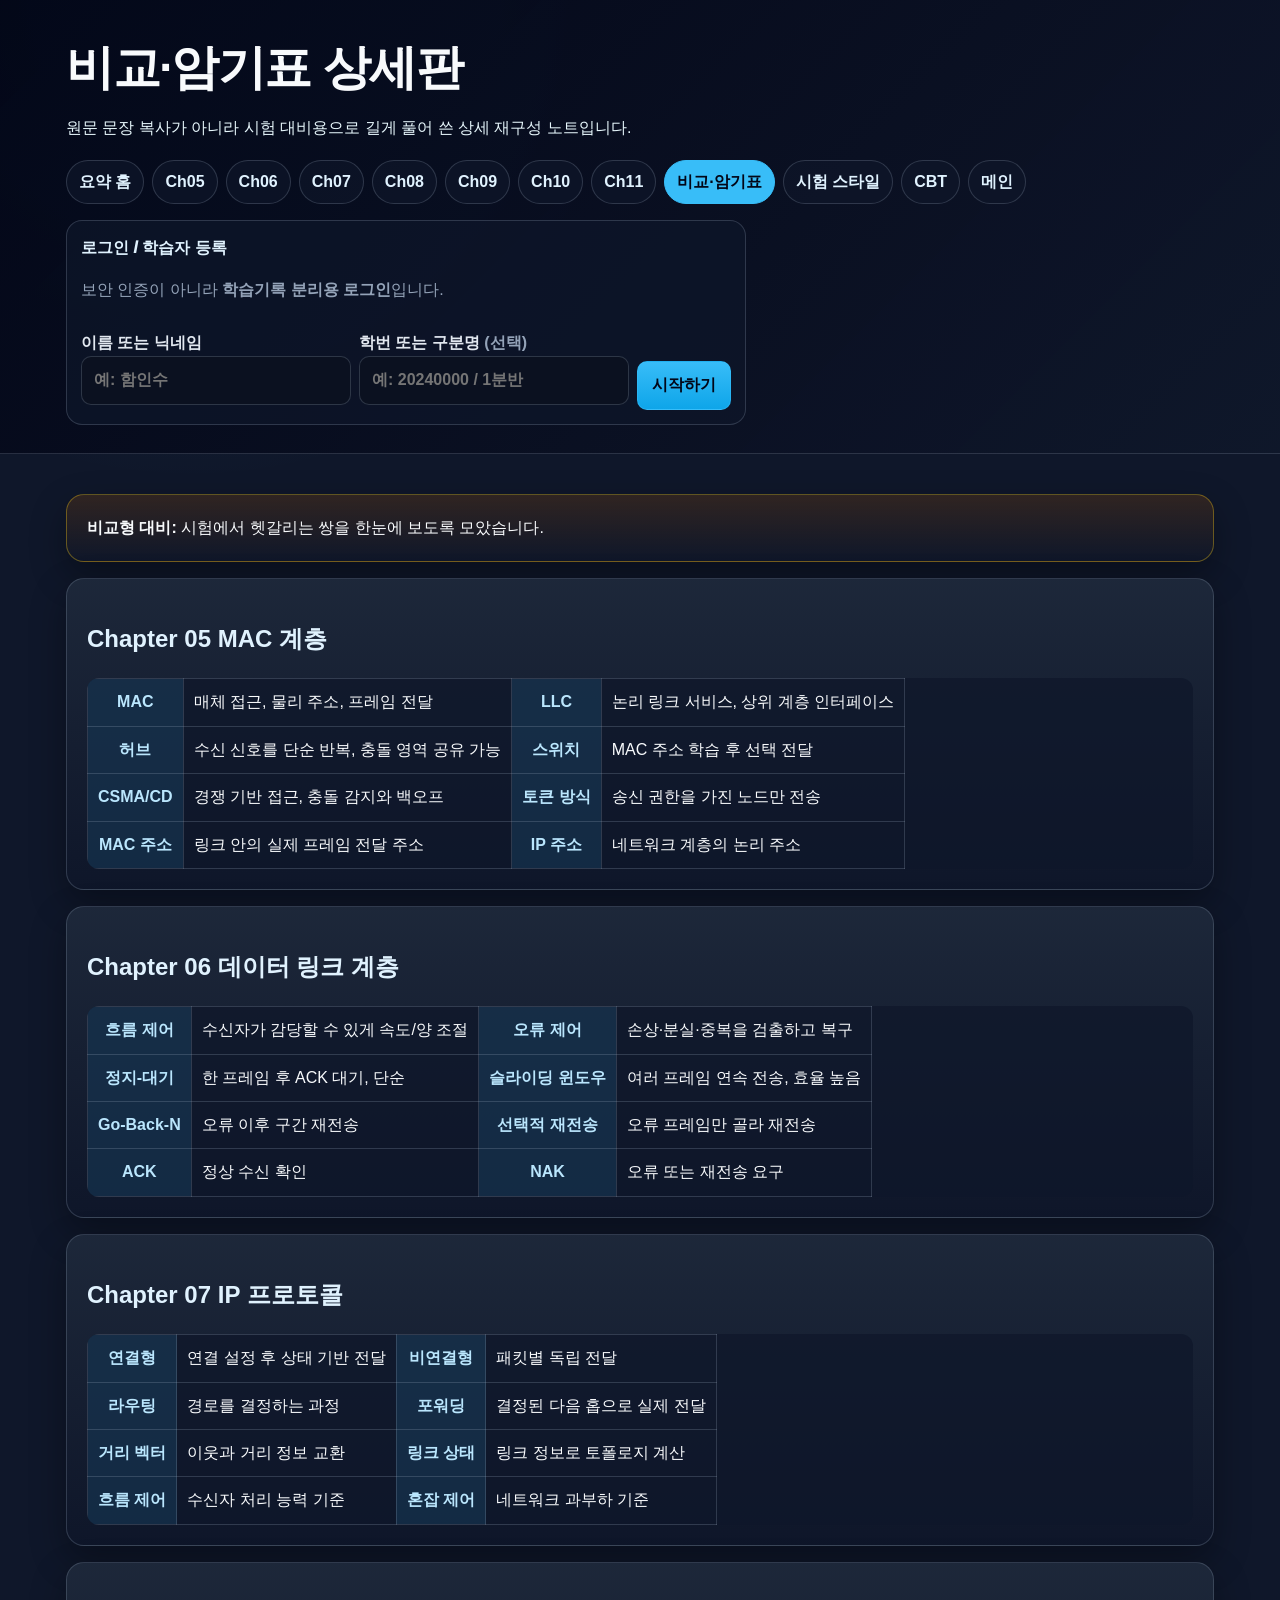
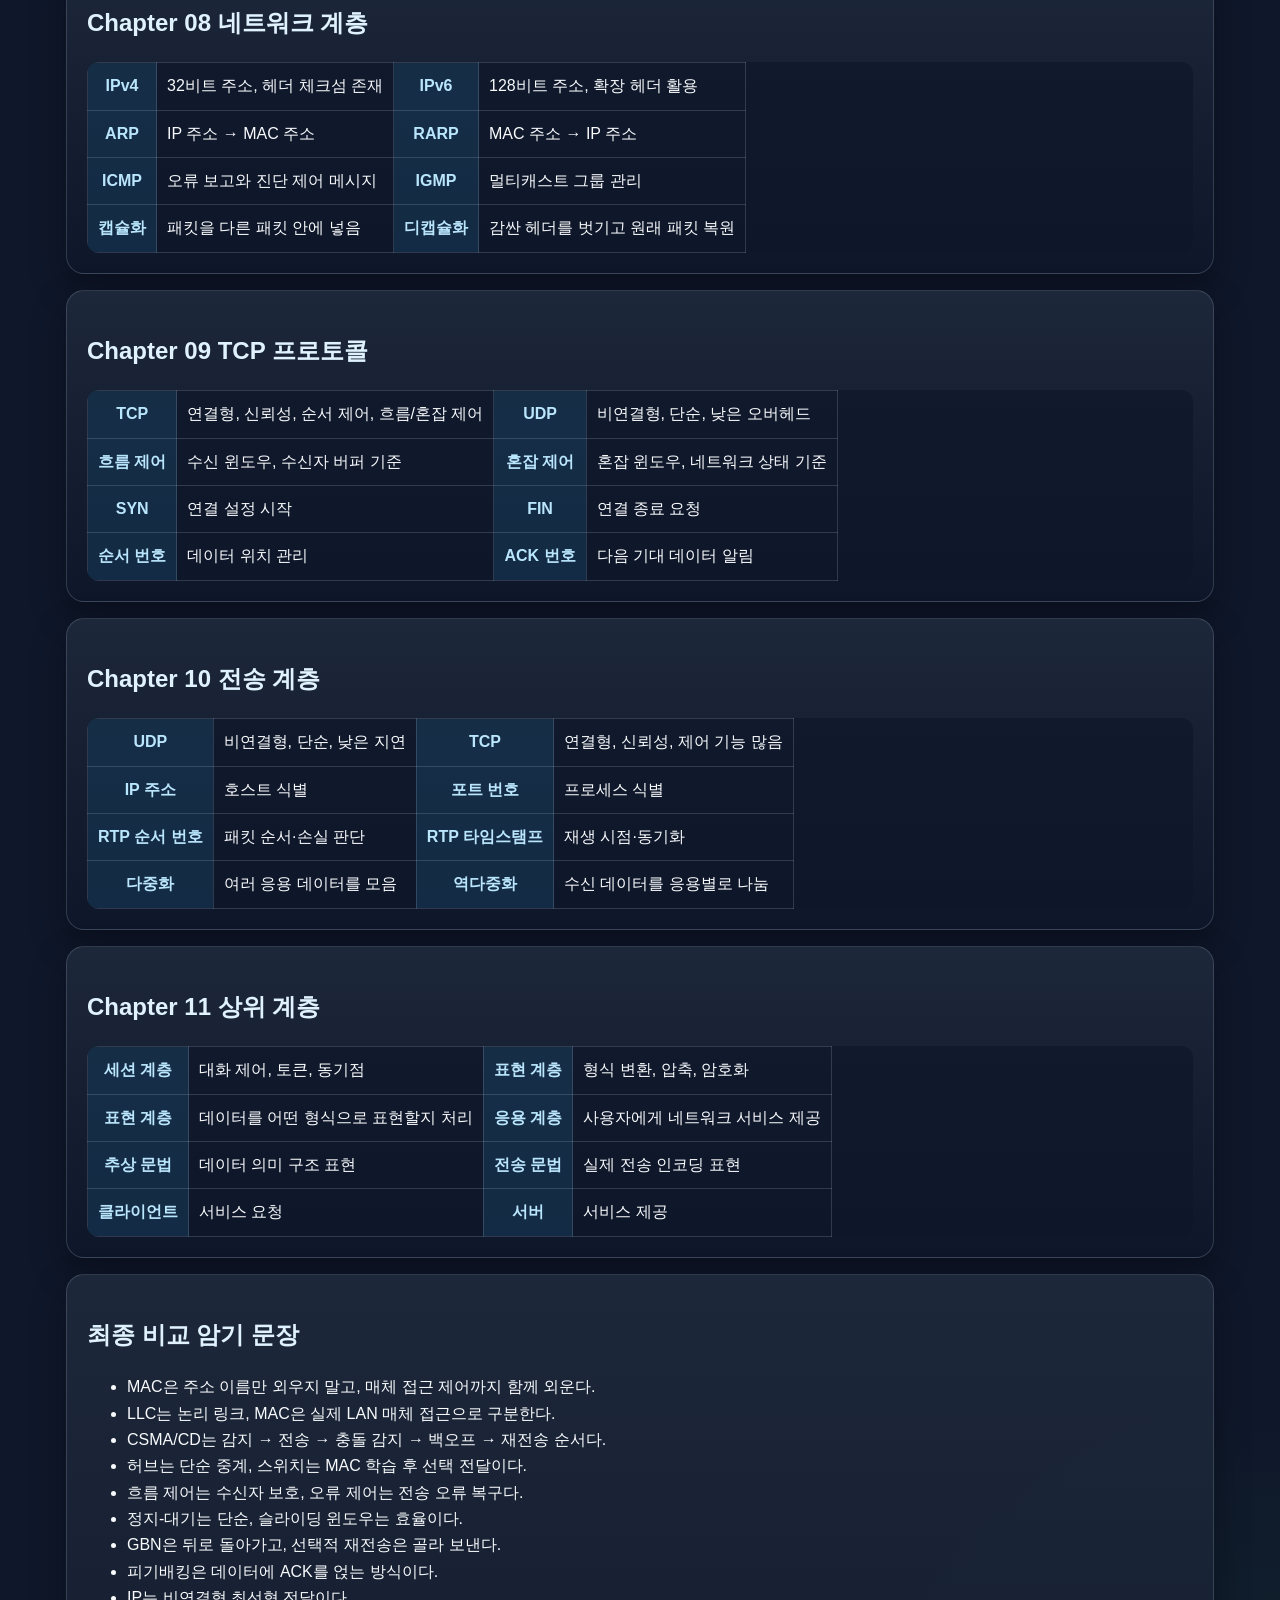
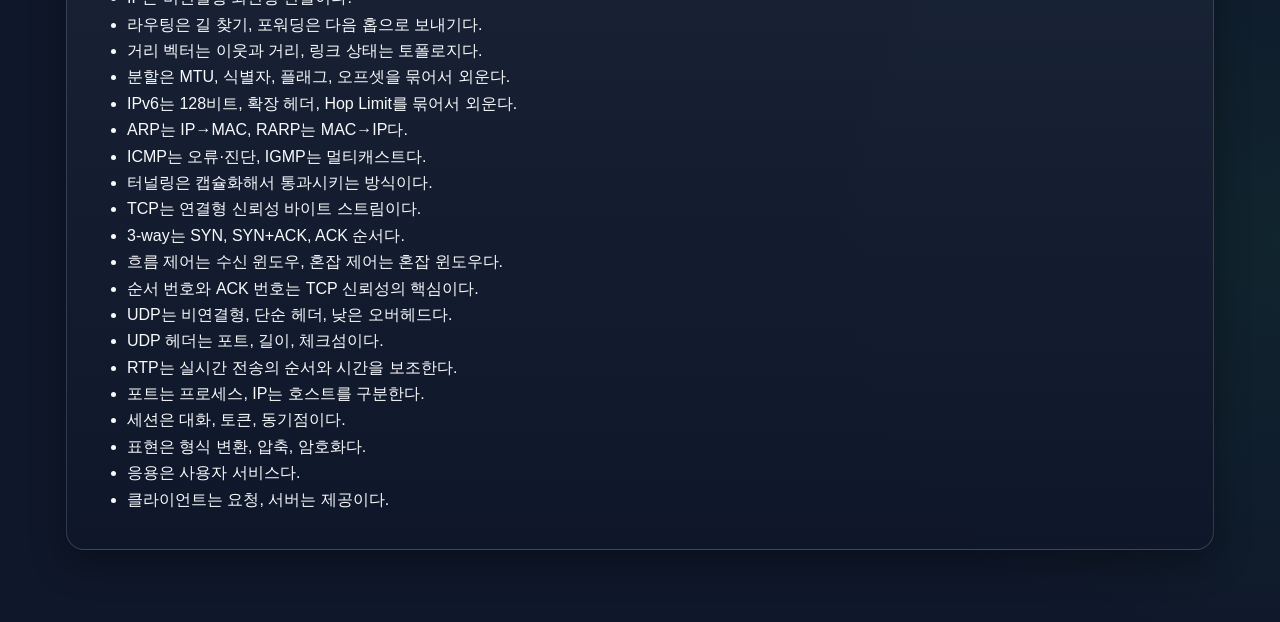
<file: notes/network-final/compare-summary.html>
<!doctype html>
<html lang="ko">
<head>
  <meta charset="utf-8">
  <meta name="viewport" content="width=device-width, initial-scale=1">
  <title>비교·암기표 상세판 | 컴퓨터네트워크 기말고사</title>
  <link rel="stylesheet" href="../../assets/style.css">
  <style>
    .note-title{margin-bottom:6px} .note-sub{color:#e6f6fb;margin:0}
    .toc{display:grid;grid-template-columns:repeat(auto-fit,minmax(220px,1fr));gap:8px}
    .toc a{display:block;background:rgba(15,23,42,.72);border:1px solid var(--line);border-radius:10px;padding:8px 10px;text-decoration:none}
    .term-table th:first-child{width:170px} .exam-box{background:rgba(15,23,42,.72);border-left:5px solid var(--brand);padding:14px;border-radius:12px;margin:10px 0}
    .mini-title{font-weight:900;color:#e0f2fe} .dense li{margin:.45rem 0} .keyword-line span{margin-bottom:6px}
    @media(max-width:720px){.term-table th:first-child{width:auto}}
  </style>
</head>
<body>
<header class="site-hero"><div class="wrap">
  <h1 class="note-title">비교·암기표 상세판</h1>
  <p class="note-sub">원문 문장 복사가 아니라 시험 대비용으로 길게 풀어 쓴 상세 재구성 노트입니다.</p>
  <nav class="top-nav"><a class="" href="index.html">요약 홈</a><a class="" href="ch05-mac.html">Ch05</a><a class="" href="ch06-data-link.html">Ch06</a><a class="" href="ch07-ip.html">Ch07</a><a class="" href="ch08-network.html">Ch08</a><a class="" href="ch09-tcp.html">Ch09</a><a class="" href="ch10-transport.html">Ch10</a><a class="" href="ch11-upper.html">Ch11</a><a class="active" href="compare-summary.html">비교·암기표</a><a class="" href="exam-style.html">시험 스타일</a><a href="../../cbt/network_final_mock.html">CBT</a><a href="../../index.html">메인</a></nav>
<div class="auth-widget compact" data-auth-widget></div></div></header>
<main class="wrap">
<section class="notice"><strong>비교형 대비:</strong> 시험에서 헷갈리는 쌍을 한눈에 보도록 모았습니다.</section><section class="card"><h2>Chapter 05 MAC 계층</h2><table><tbody><tr><th>MAC</th><td>매체 접근, 물리 주소, 프레임 전달</td><th>LLC</th><td>논리 링크 서비스, 상위 계층 인터페이스</td></tr><tr><th>허브</th><td>수신 신호를 단순 반복, 충돌 영역 공유 가능</td><th>스위치</th><td>MAC 주소 학습 후 선택 전달</td></tr><tr><th>CSMA/CD</th><td>경쟁 기반 접근, 충돌 감지와 백오프</td><th>토큰 방식</th><td>송신 권한을 가진 노드만 전송</td></tr><tr><th>MAC 주소</th><td>링크 안의 실제 프레임 전달 주소</td><th>IP 주소</th><td>네트워크 계층의 논리 주소</td></tr></tbody></table></section><section class="card"><h2>Chapter 06 데이터 링크 계층</h2><table><tbody><tr><th>흐름 제어</th><td>수신자가 감당할 수 있게 속도/양 조절</td><th>오류 제어</th><td>손상·분실·중복을 검출하고 복구</td></tr><tr><th>정지-대기</th><td>한 프레임 후 ACK 대기, 단순</td><th>슬라이딩 윈도우</th><td>여러 프레임 연속 전송, 효율 높음</td></tr><tr><th>Go-Back-N</th><td>오류 이후 구간 재전송</td><th>선택적 재전송</th><td>오류 프레임만 골라 재전송</td></tr><tr><th>ACK</th><td>정상 수신 확인</td><th>NAK</th><td>오류 또는 재전송 요구</td></tr></tbody></table></section><section class="card"><h2>Chapter 07 IP 프로토콜</h2><table><tbody><tr><th>연결형</th><td>연결 설정 후 상태 기반 전달</td><th>비연결형</th><td>패킷별 독립 전달</td></tr><tr><th>라우팅</th><td>경로를 결정하는 과정</td><th>포워딩</th><td>결정된 다음 홉으로 실제 전달</td></tr><tr><th>거리 벡터</th><td>이웃과 거리 정보 교환</td><th>링크 상태</th><td>링크 정보로 토폴로지 계산</td></tr><tr><th>흐름 제어</th><td>수신자 처리 능력 기준</td><th>혼잡 제어</th><td>네트워크 과부하 기준</td></tr></tbody></table></section><section class="card"><h2>Chapter 08 네트워크 계층</h2><table><tbody><tr><th>IPv4</th><td>32비트 주소, 헤더 체크섬 존재</td><th>IPv6</th><td>128비트 주소, 확장 헤더 활용</td></tr><tr><th>ARP</th><td>IP 주소 → MAC 주소</td><th>RARP</th><td>MAC 주소 → IP 주소</td></tr><tr><th>ICMP</th><td>오류 보고와 진단 제어 메시지</td><th>IGMP</th><td>멀티캐스트 그룹 관리</td></tr><tr><th>캡슐화</th><td>패킷을 다른 패킷 안에 넣음</td><th>디캡슐화</th><td>감싼 헤더를 벗기고 원래 패킷 복원</td></tr></tbody></table></section><section class="card"><h2>Chapter 09 TCP 프로토콜</h2><table><tbody><tr><th>TCP</th><td>연결형, 신뢰성, 순서 제어, 흐름/혼잡 제어</td><th>UDP</th><td>비연결형, 단순, 낮은 오버헤드</td></tr><tr><th>흐름 제어</th><td>수신 윈도우, 수신자 버퍼 기준</td><th>혼잡 제어</th><td>혼잡 윈도우, 네트워크 상태 기준</td></tr><tr><th>SYN</th><td>연결 설정 시작</td><th>FIN</th><td>연결 종료 요청</td></tr><tr><th>순서 번호</th><td>데이터 위치 관리</td><th>ACK 번호</th><td>다음 기대 데이터 알림</td></tr></tbody></table></section><section class="card"><h2>Chapter 10 전송 계층</h2><table><tbody><tr><th>UDP</th><td>비연결형, 단순, 낮은 지연</td><th>TCP</th><td>연결형, 신뢰성, 제어 기능 많음</td></tr><tr><th>IP 주소</th><td>호스트 식별</td><th>포트 번호</th><td>프로세스 식별</td></tr><tr><th>RTP 순서 번호</th><td>패킷 순서·손실 판단</td><th>RTP 타임스탬프</th><td>재생 시점·동기화</td></tr><tr><th>다중화</th><td>여러 응용 데이터를 모음</td><th>역다중화</th><td>수신 데이터를 응용별로 나눔</td></tr></tbody></table></section><section class="card"><h2>Chapter 11 상위 계층</h2><table><tbody><tr><th>세션 계층</th><td>대화 제어, 토큰, 동기점</td><th>표현 계층</th><td>형식 변환, 압축, 암호화</td></tr><tr><th>표현 계층</th><td>데이터를 어떤 형식으로 표현할지 처리</td><th>응용 계층</th><td>사용자에게 네트워크 서비스 제공</td></tr><tr><th>추상 문법</th><td>데이터 의미 구조 표현</td><th>전송 문법</th><td>실제 전송 인코딩 표현</td></tr><tr><th>클라이언트</th><td>서비스 요청</td><th>서버</th><td>서비스 제공</td></tr></tbody></table></section><section class="card"><h2>최종 비교 암기 문장</h2><ul><li>MAC은 주소 이름만 외우지 말고, 매체 접근 제어까지 함께 외운다.</li><li>LLC는 논리 링크, MAC은 실제 LAN 매체 접근으로 구분한다.</li><li>CSMA/CD는 감지 → 전송 → 충돌 감지 → 백오프 → 재전송 순서다.</li><li>허브는 단순 중계, 스위치는 MAC 학습 후 선택 전달이다.</li><li>흐름 제어는 수신자 보호, 오류 제어는 전송 오류 복구다.</li><li>정지-대기는 단순, 슬라이딩 윈도우는 효율이다.</li><li>GBN은 뒤로 돌아가고, 선택적 재전송은 골라 보낸다.</li><li>피기배킹은 데이터에 ACK를 얹는 방식이다.</li><li>IP는 비연결형 최선형 전달이다.</li><li>라우팅은 길 찾기, 포워딩은 다음 홉으로 보내기다.</li><li>거리 벡터는 이웃과 거리, 링크 상태는 토폴로지다.</li><li>분할은 MTU, 식별자, 플래그, 오프셋을 묶어서 외운다.</li><li>IPv6는 128비트, 확장 헤더, Hop Limit를 묶어서 외운다.</li><li>ARP는 IP→MAC, RARP는 MAC→IP다.</li><li>ICMP는 오류·진단, IGMP는 멀티캐스트다.</li><li>터널링은 캡슐화해서 통과시키는 방식이다.</li><li>TCP는 연결형 신뢰성 바이트 스트림이다.</li><li>3-way는 SYN, SYN+ACK, ACK 순서다.</li><li>흐름 제어는 수신 윈도우, 혼잡 제어는 혼잡 윈도우다.</li><li>순서 번호와 ACK 번호는 TCP 신뢰성의 핵심이다.</li><li>UDP는 비연결형, 단순 헤더, 낮은 오버헤드다.</li><li>UDP 헤더는 포트, 길이, 체크섬이다.</li><li>RTP는 실시간 전송의 순서와 시간을 보조한다.</li><li>포트는 프로세스, IP는 호스트를 구분한다.</li><li>세션은 대화, 토큰, 동기점이다.</li><li>표현은 형식 변환, 압축, 암호화다.</li><li>응용은 사용자 서비스다.</li><li>클라이언트는 요청, 서버는 제공이다.</li></ul></section>
</main>
<script src="../../assets/auth.js"></script>
<script src="../../assets/storage.js"></script>
</body>
</html>
</file>
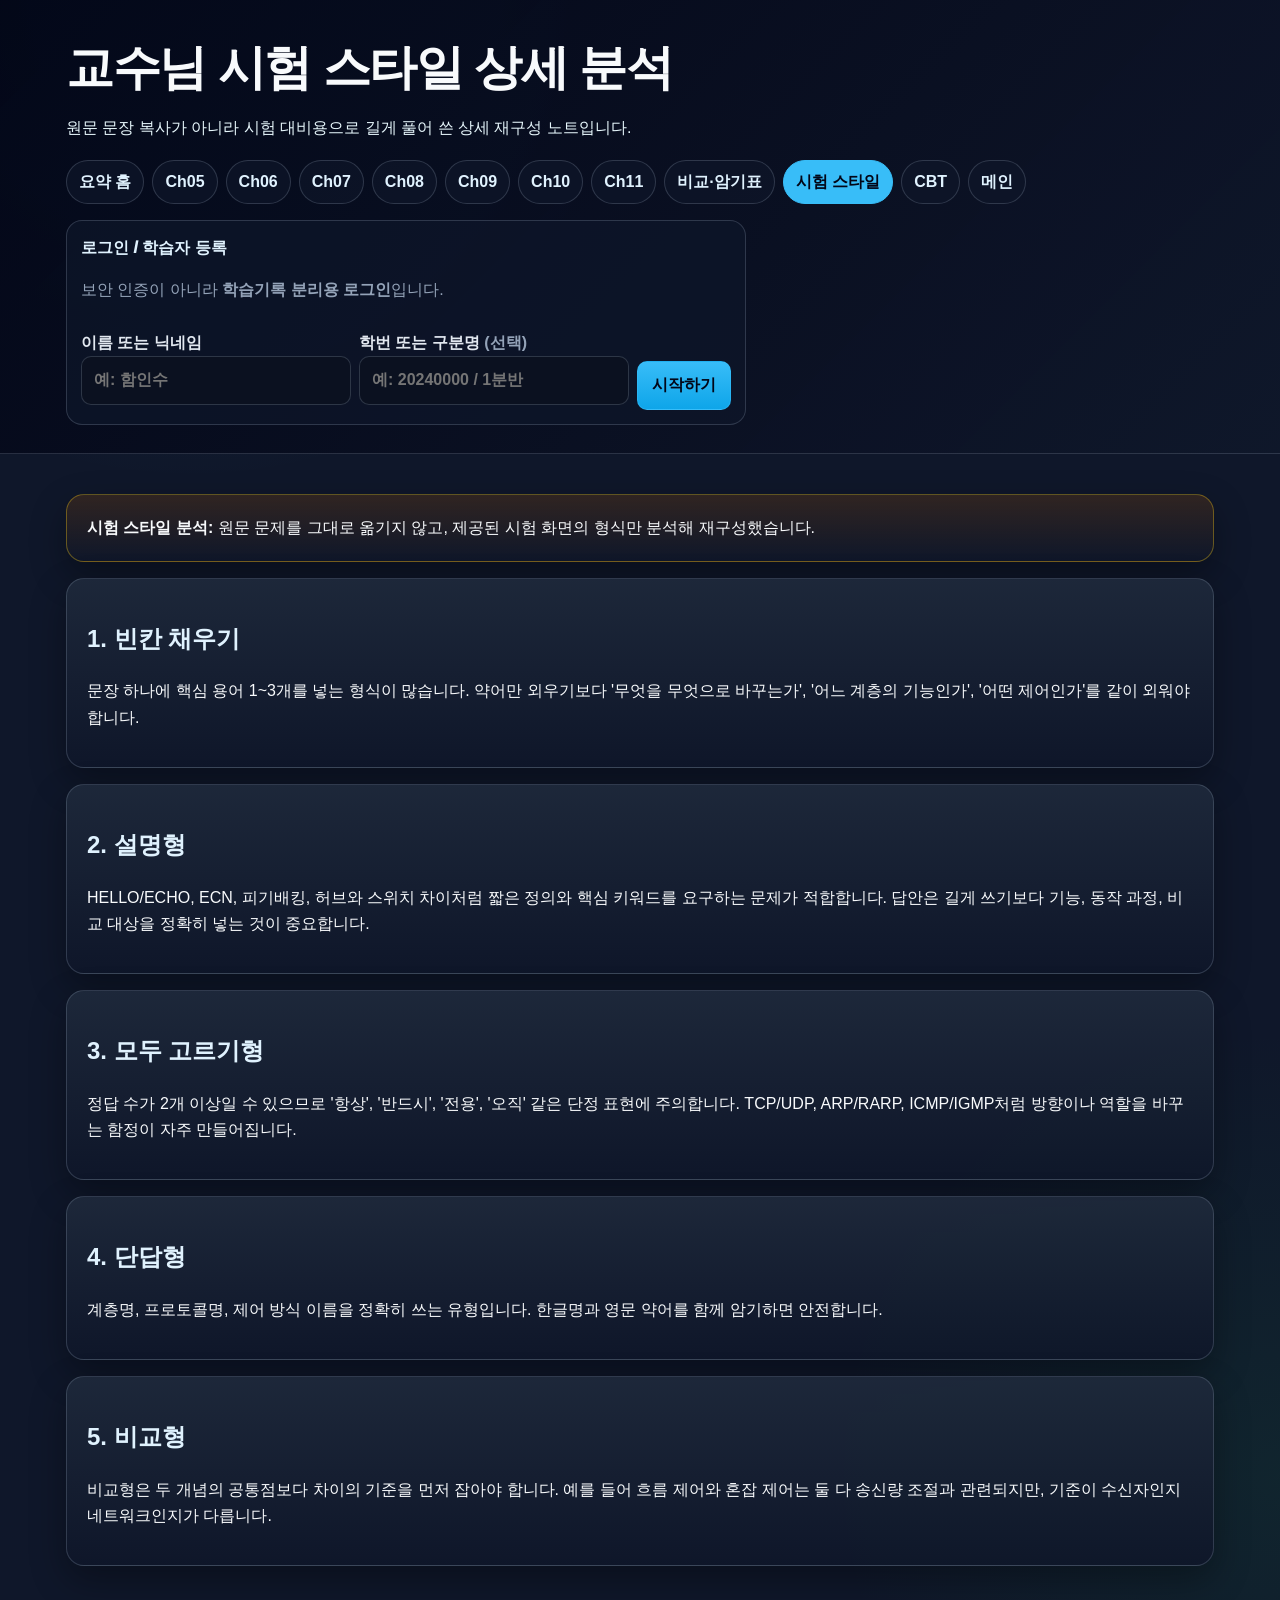
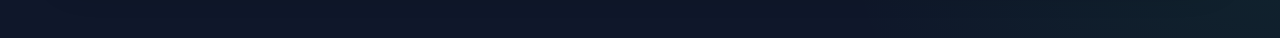
<file: notes/network-final/exam-style.html>
<!doctype html>
<html lang="ko">
<head>
  <meta charset="utf-8">
  <meta name="viewport" content="width=device-width, initial-scale=1">
  <title>교수님 시험 스타일 상세 분석 | 컴퓨터네트워크 기말고사</title>
  <link rel="stylesheet" href="../../assets/style.css">
  <style>
    .note-title{margin-bottom:6px} .note-sub{color:#e6f6fb;margin:0}
    .toc{display:grid;grid-template-columns:repeat(auto-fit,minmax(220px,1fr));gap:8px}
    .toc a{display:block;background:rgba(15,23,42,.72);border:1px solid var(--line);border-radius:10px;padding:8px 10px;text-decoration:none}
    .term-table th:first-child{width:170px} .exam-box{background:rgba(15,23,42,.72);border-left:5px solid var(--brand);padding:14px;border-radius:12px;margin:10px 0}
    .mini-title{font-weight:900;color:#e0f2fe} .dense li{margin:.45rem 0} .keyword-line span{margin-bottom:6px}
    @media(max-width:720px){.term-table th:first-child{width:auto}}
  </style>
</head>
<body>
<header class="site-hero"><div class="wrap">
  <h1 class="note-title">교수님 시험 스타일 상세 분석</h1>
  <p class="note-sub">원문 문장 복사가 아니라 시험 대비용으로 길게 풀어 쓴 상세 재구성 노트입니다.</p>
  <nav class="top-nav"><a class="" href="index.html">요약 홈</a><a class="" href="ch05-mac.html">Ch05</a><a class="" href="ch06-data-link.html">Ch06</a><a class="" href="ch07-ip.html">Ch07</a><a class="" href="ch08-network.html">Ch08</a><a class="" href="ch09-tcp.html">Ch09</a><a class="" href="ch10-transport.html">Ch10</a><a class="" href="ch11-upper.html">Ch11</a><a class="" href="compare-summary.html">비교·암기표</a><a class="active" href="exam-style.html">시험 스타일</a><a href="../../cbt/network_final_mock.html">CBT</a><a href="../../index.html">메인</a></nav>
<div class="auth-widget compact" data-auth-widget></div></div></header>
<main class="wrap">

<section class="notice"><strong>시험 스타일 분석:</strong> 원문 문제를 그대로 옮기지 않고, 제공된 시험 화면의 형식만 분석해 재구성했습니다.</section>
<section class="card"><h2>1. 빈칸 채우기</h2><p>문장 하나에 핵심 용어 1~3개를 넣는 형식이 많습니다. 약어만 외우기보다 '무엇을 무엇으로 바꾸는가', '어느 계층의 기능인가', '어떤 제어인가'를 같이 외워야 합니다.</p></section>
<section class="card"><h2>2. 설명형</h2><p>HELLO/ECHO, ECN, 피기배킹, 허브와 스위치 차이처럼 짧은 정의와 핵심 키워드를 요구하는 문제가 적합합니다. 답안은 길게 쓰기보다 기능, 동작 과정, 비교 대상을 정확히 넣는 것이 중요합니다.</p></section>
<section class="card"><h2>3. 모두 고르기형</h2><p>정답 수가 2개 이상일 수 있으므로 '항상', '반드시', '전용', '오직' 같은 단정 표현에 주의합니다. TCP/UDP, ARP/RARP, ICMP/IGMP처럼 방향이나 역할을 바꾸는 함정이 자주 만들어집니다.</p></section>
<section class="card"><h2>4. 단답형</h2><p>계층명, 프로토콜명, 제어 방식 이름을 정확히 쓰는 유형입니다. 한글명과 영문 약어를 함께 암기하면 안전합니다.</p></section>
<section class="card"><h2>5. 비교형</h2><p>비교형은 두 개념의 공통점보다 차이의 기준을 먼저 잡아야 합니다. 예를 들어 흐름 제어와 혼잡 제어는 둘 다 송신량 조절과 관련되지만, 기준이 수신자인지 네트워크인지가 다릅니다.</p></section>

</main>
<script src="../../assets/auth.js"></script>
<script src="../../assets/storage.js"></script>
</body>
</html>
</file>
<file: assets/style.css>
:root{--bg:#0f172a;--panel:#111827;--card:#1e293b;--card2:#172033;--text:#f8fafc;--muted:#94a3b8;--primary:#38bdf8;--success:#22c55e;--danger:#ef4444;--warning:#facc15;--border:rgba(148,163,184,.25);--ink:var(--text);--line:var(--border);--brand:var(--primary);--brand-dark:#020617;--accent:var(--primary);--ok:var(--success);--bad:var(--danger);--warn:var(--warning)}
*{box-sizing:border-box}html{color-scheme:dark}body{margin:0;min-height:100vh;background:radial-gradient(circle at 15% 0,rgba(56,189,248,.16),transparent 30rem),radial-gradient(circle at 100% 90%,rgba(34,197,94,.08),transparent 28rem),var(--bg);color:var(--text);font-family:-apple-system,BlinkMacSystemFont,"Segoe UI",Roboto,"Noto Sans KR",Arial,sans-serif;line-height:1.65}a{color:var(--primary)}code,pre{background:#020617;color:#dbeafe;border:1px solid var(--border);border-radius:8px;font-family:ui-monospace,SFMono-Regular,Menlo,Consolas,monospace}code{padding:2px 6px}pre{padding:14px;overflow-x:auto}.wrap{max-width:1180px;margin:0 auto;padding:0 16px}main.wrap{padding-top:24px;padding-bottom:56px}.site-hero,header.site-hero{background:linear-gradient(135deg,rgba(2,6,23,.96),rgba(15,23,42,.93));border-bottom:1px solid var(--border);color:var(--text);padding:28px 18px}.site-hero h1{margin:0 0 8px;font-size:clamp(1.8rem,4vw,3rem);letter-spacing:-.03em}.lead{margin:0;color:#cbd5e1}.top-nav{display:flex;flex-wrap:wrap;gap:8px;margin-top:18px;align-items:center}.top-nav a{color:#e0f2fe;text-decoration:none;border:1px solid var(--border);background:rgba(15,23,42,.68);padding:8px 12px;border-radius:999px;font-weight:800}.top-nav a:hover,.top-nav a.active{background:var(--primary);color:#020617;border-color:var(--primary)}.card,.notice,.panel{background:linear-gradient(180deg,rgba(30,41,59,.96),rgba(15,23,42,.96));border:1px solid var(--border);border-radius:18px;padding:20px;margin:16px 0;box-shadow:0 14px 36px rgba(0,0,0,.32)}.notice{background:linear-gradient(180deg,rgba(113,63,18,.34),rgba(15,23,42,.94));border-color:rgba(250,204,21,.35)}.grid{display:grid;grid-template-columns:repeat(auto-fit,minmax(240px,1fr));gap:16px}.row{display:flex;gap:8px;flex-wrap:wrap;align-items:center}.muted{color:var(--muted)}.empty{padding:26px;text-align:center;color:var(--muted);border:1px dashed var(--border);border-radius:16px;background:rgba(15,23,42,.65)}h1,h2,h3{color:var(--text)}.card h2,.card h3{color:#e0f2fe}.btn,.card-link,button{font:inherit}.btn,.card-link{display:inline-flex;align-items:center;justify-content:center;gap:6px;border:1px solid rgba(56,189,248,.45);border-radius:10px;padding:10px 14px;background:linear-gradient(180deg,var(--primary),#0ea5e9);color:#020617!important;text-decoration:none;font-weight:900;cursor:pointer}.btn.secondary,.card-link.secondary{background:#334155;color:#e2e8f0!important;border-color:var(--border)}.btn.good{background:var(--success);color:#02130a!important}.btn.bad{background:var(--danger);color:white!important}.btn.warn{background:var(--warning);color:#1f1300!important}.btn:disabled{opacity:.45;cursor:not-allowed}label{font-weight:800;display:block;margin:10px 0 5px;color:#e2e8f0}select,input[type=text],input[type=search],textarea{width:100%;border:1px solid var(--border);border-radius:10px;padding:10px 12px;font:inherit;background:#0b1120;color:var(--text);outline:none}select:focus,input[type=text]:focus,input[type=search]:focus,textarea:focus{border-color:var(--primary);box-shadow:0 0 0 3px rgba(56,189,248,.18)}textarea{min-height:118px;resize:vertical}input[type=checkbox],input[type=radio]{accent-color:var(--primary);width:1.05rem;height:1.05rem}table{width:100%;border-collapse:collapse;background:rgba(15,23,42,.72);display:block;overflow-x:auto;border-radius:12px}th,td{border:1px solid var(--border);padding:10px;vertical-align:top;color:var(--text)}th{background:rgba(56,189,248,.12);color:#bae6fd}.badge{display:inline-block;border-radius:999px;padding:4px 9px;margin:2px;background:rgba(56,189,248,.15);color:#bae6fd;border:1px solid rgba(56,189,248,.22);font-size:.88rem;font-weight:900}.badge.ok{background:rgba(34,197,94,.16);color:#bbf7d0;border-color:rgba(34,197,94,.35)}.badge.bad{background:rgba(239,68,68,.16);color:#fecaca;border-color:rgba(239,68,68,.35)}.badge.wait{background:rgba(250,204,21,.14);color:#fef08a;border-color:rgba(250,204,21,.35)}.auth-widget{margin-top:16px;padding:14px;border:1px solid var(--border);border-radius:16px;background:rgba(15,23,42,.72)}.auth-widget.compact{max-width:680px}.auth-title{font-weight:950;color:#e0f2fe;margin-bottom:8px}.auth-form{display:grid;grid-template-columns:1fr 1fr auto;gap:8px;align-items:end}.auth-status{display:flex;flex-wrap:wrap;gap:8px;align-items:center;justify-content:space-between}.auth-user-name{color:#f8fafc;font-weight:950}.auth-user-note{color:var(--muted);font-size:.92rem}.auth-switch{min-width:190px;width:auto}.stat-grid{display:grid;grid-template-columns:repeat(auto-fit,minmax(150px,1fr));gap:12px}.stat-box{background:rgba(15,23,42,.72);border:1px solid var(--border);border-radius:14px;padding:14px}.stat-box b{font-size:1.7rem;color:#e0f2fe}.layout{display:grid;grid-template-columns:310px 1fr;gap:18px}.question{font-size:1.13rem;font-weight:800;white-space:pre-wrap;margin:16px 0}.choices{display:grid;gap:9px;margin:14px 0}.choice{display:flex;gap:10px;align-items:flex-start;border:1px solid var(--border);border-radius:12px;padding:11px;background:rgba(15,23,42,.7)}.choice:hover{border-color:rgba(56,189,248,.6)}.choice.correct{border-color:#22c55e;background:rgba(34,197,94,.15)}.choice.wrong{border-color:#ef4444;background:rgba(239,68,68,.15)}.choice.user-selected{box-shadow:inset 0 0 0 1px rgba(56,189,248,.25)}.answer-input.correct{border-color:#22c55e;background:rgba(34,197,94,.09)}.answer-input.wrong{border-color:#ef4444;background:rgba(239,68,68,.09)}.answer-hint{margin-top:6px;color:#bae6fd;font-weight:800}.blank-grid{display:grid;gap:10px;margin:14px 0}.answer-panel{margin-top:18px;border-radius:16px;padding:16px;background:rgba(15,23,42,.7)}.answer-panel.correct{border:1px solid #22c55e;background:rgba(34,197,94,.08)}.answer-panel.wrong{border:1px solid #ef4444;background:rgba(239,68,68,.08)}.answer-panel.pending{border:1px solid rgba(56,189,248,.45);background:rgba(56,189,248,.08)}.answer-panel h3{margin-top:0}.explanation-box{background:rgba(2,6,23,.55);border:1px solid var(--border);border-radius:12px;padding:12px;margin-top:10px}.model-answer{color:#e0f2fe;font-weight:900}.keyword{display:inline-block;margin:3px;padding:4px 9px;border-radius:999px;background:#334155;color:#cbd5e1;border:1px solid var(--border);font-weight:800}.keyword.hit{background:rgba(34,197,94,.18);color:#bbf7d0;border-color:rgba(34,197,94,.45)}.keyword.miss{background:rgba(239,68,68,.18);color:#fecaca;border-color:rgba(239,68,68,.45)}.question-nav-grid{display:grid;grid-template-columns:repeat(5,1fr);gap:6px;max-height:280px;overflow:auto}.question-nav-btn{border:1px solid var(--border);border-radius:9px;padding:8px;cursor:pointer;font-weight:900}.question-nav-btn.correct{background:#22c55e;color:#fff;border-color:#22c55e}.question-nav-btn.wrong{background:#ef4444;color:#fff;border-color:#ef4444}.question-nav-btn.current{background:#38bdf8;color:#020617;border-color:#38bdf8}.question-nav-btn.unanswered{background:#334155;color:#cbd5e1}.all-list,.list{display:grid;gap:12px}.all-list{max-height:520px;overflow:auto}.list-item{border:1px solid var(--border);border-radius:12px;padding:10px;background:rgba(15,23,42,.72);color:var(--text);text-align:left;cursor:pointer}.list-item:hover{border-color:var(--primary)}.toc a{background:rgba(15,23,42,.72)!important;border-color:var(--border)!important;color:#e0f2fe!important}.exam-box{background:rgba(15,23,42,.72)!important;border-left-color:var(--primary)!important}.mini-title{color:#e0f2fe!important}@media(max-width:860px){.layout{grid-template-columns:1fr}.question-nav-grid{grid-template-columns:repeat(7,1fr)}.auth-form{grid-template-columns:1fr}.auth-switch{width:100%}}@media(max-width:560px){.wrap{padding:0 12px}.site-hero{padding:24px 12px}.card,.notice,.panel{padding:16px}.top-nav a,.btn,.card-link{flex:1 1 auto;text-align:center}.question-nav-grid{grid-template-columns:repeat(5,1fr)}}
</file>
